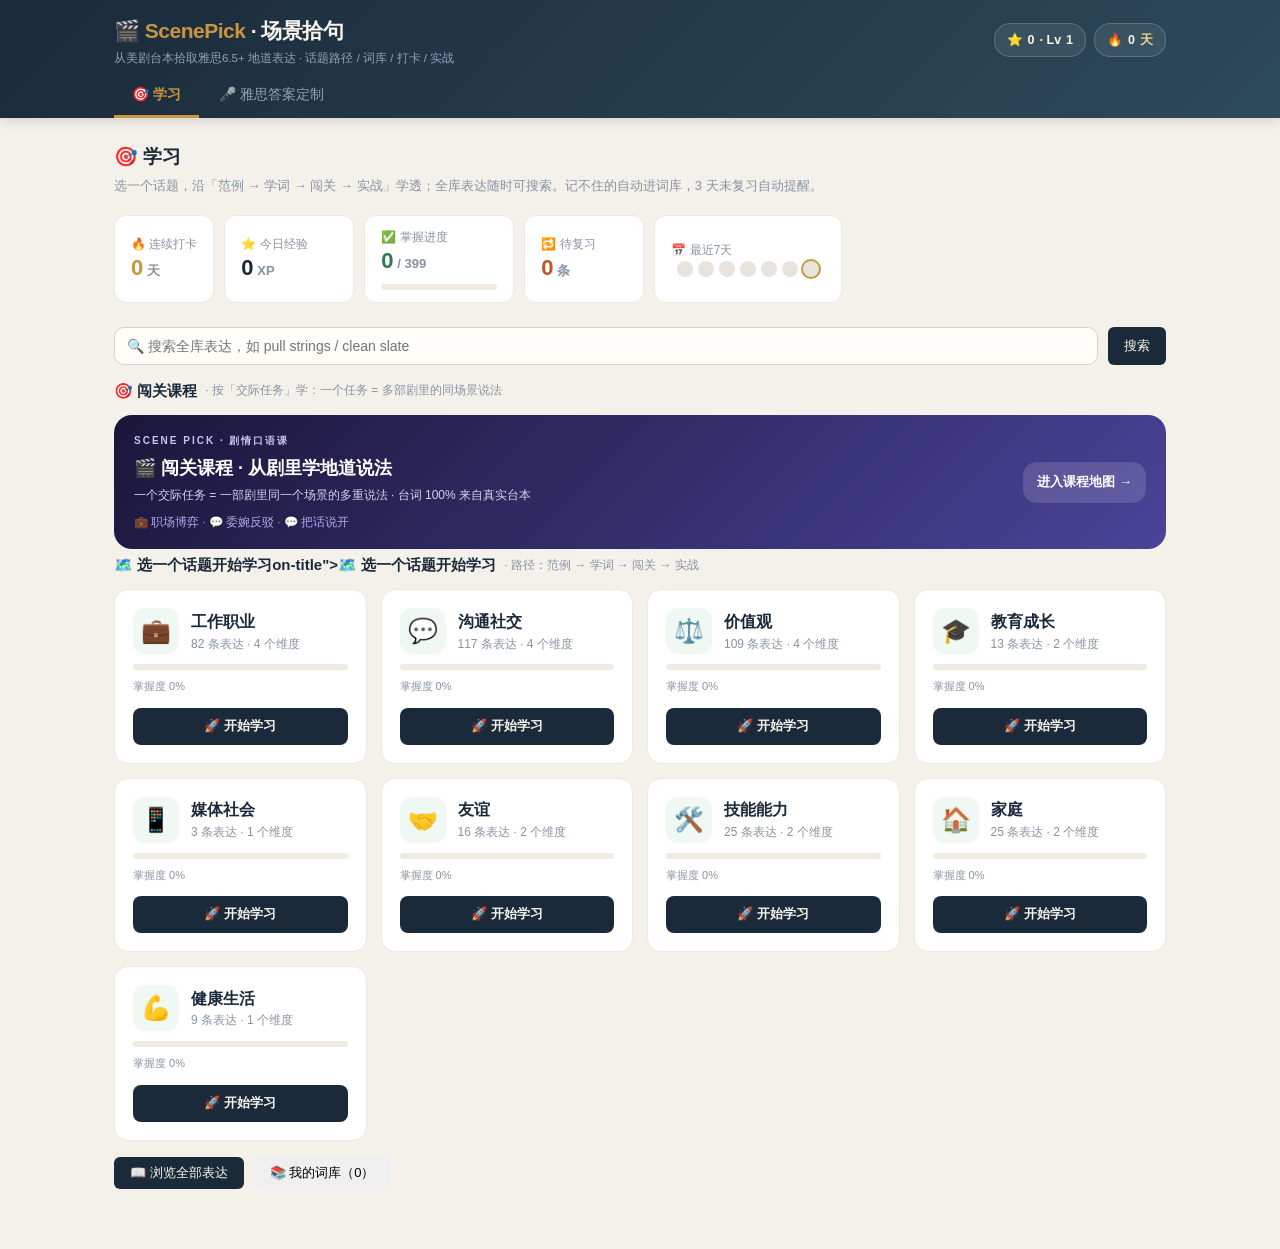
<file: index.html>
<!DOCTYPE html>
<html lang="zh-CN">
<head>
<meta charset="UTF-8">
<meta name="viewport" content="width=device-width, initial-scale=1.0">
<title>场景拾句 | ScenePick · 美剧学雅思</title>
<style>
/* ===== Reset & Base ===== */
*{margin:0;padding:0;box-sizing:border-box}
html{scroll-behavior:smooth}
body{font-family:-apple-system,BlinkMacSystemFont,"Segoe UI","PingFang SC","Microsoft YaHei",sans-serif;background:#F4F1EA;color:#2D3748;line-height:1.6;min-height:100vh}

/* ===== Header ===== */
header{background:linear-gradient(135deg,#1A2A3A 0%,#2D4A5A 100%);color:#F9F5EC;position:sticky;top:0;z-index:100;box-shadow:0 2px 12px rgba(0,0,0,.15)}
.header-top{max-width:1100px;margin:0 auto;padding:14px 24px 0;display:flex;align-items:center;justify-content:space-between;gap:12px;flex-wrap:wrap}
.header-brand h1{font-size:21px;font-weight:700;letter-spacing:-.5px}
.header-brand h1 span{color:#C8963E}
.header-brand p{font-size:11.5px;color:#8FA3B8;margin-top:1px}
.header-actions{display:flex;align-items:center;gap:8px}
.header-chip{display:flex;align-items:center;gap:5px;background:rgba(255,255,255,.08);border:1px solid rgba(255,255,255,.18);padding:6px 12px;border-radius:16px;font-size:12.5px;font-weight:600;color:#F9F5EC;white-space:nowrap}
.header-chip.gold{color:#F5D58F}
.header-chip .ch-num{color:#F9F5EC;font-weight:700}
.tabs{display:flex;gap:2px;max-width:1100px;margin:0 auto;padding:8px 24px 0;overflow-x:auto}
.tab{background:transparent;border:none;color:#8FA3B8;padding:11px 18px;font-size:14px;font-weight:500;cursor:pointer;border-bottom:3px solid transparent;transition:all .2s;font-family:inherit;white-space:nowrap}
.tab:hover{color:#F9F5EC}
.tab.active{color:#C8963E;border-bottom-color:#C8963E;font-weight:600}

/* ===== Layout ===== */
main{max-width:1100px;margin:0 auto;padding:24px 24px 60px}
.tab-content{display:none;animation:fadeIn .3s ease}
.tab-content.active{display:block}
@keyframes fadeIn{from{opacity:0;transform:translateY(8px)}to{opacity:1;transform:translateY(0)}}

/* ===== Section Title ===== */
.section-title{font-size:19px;font-weight:700;color:#1A2A3A;margin-bottom:4px}
.section-desc{font-size:13px;color:#8892A0;margin-bottom:18px}

/* ===== Dash Bar (学习仪表盘) ===== */
.dash-bar{display:flex;gap:10px;margin-bottom:24px;flex-wrap:wrap;align-items:stretch}
.dash-card{background:#fff;border-radius:12px;padding:12px 16px;border:1px solid #EEE8DE;display:flex;flex-direction:column;justify-content:center;min-width:104px}
.dash-card .d-top{font-size:12px;color:#8892A0;display:flex;align-items:center;gap:5px;font-weight:500}
.dash-card .d-num{font-size:22px;font-weight:700;color:#1A2A3A;line-height:1.3}
.dash-card .d-num.gold{color:#C8963E}
.dash-card .d-num.green{color:#2D7A55}
.dash-card .d-num.orange{color:#C05621}
.dash-card.clickable{cursor:pointer;transition:all .15s}
.dash-card.clickable:hover{box-shadow:0 3px 12px rgba(26,42,58,.12);transform:translateY(-1px);border-color:#D4C9B0}
.dash-progress{width:100%;height:6px;background:#F0EBE0;border-radius:3px;margin-top:8px;overflow:hidden}
.dash-progress .fill{height:100%;background:linear-gradient(90deg,#81B29A,#2D7A55);border-radius:3px;transition:width .4s ease}
.dash-dots{display:flex;gap:5px;align-items:center;padding:0 6px}
.dot{width:16px;height:16px;border-radius:50%;background:#E8E4DD;display:flex;align-items:center;justify-content:center;font-size:8px;font-weight:700;color:#fff}
.dot.active{background:#C8963E}
.dot.today-active{background:#C8963E;box-shadow:0 0 0 2px #F5D58F}
.dot.today{background:#E8E4DD;box-shadow:0 0 0 2px #C8963E}
.dot b{display:none}

/* ===== Stats Bar ===== */
.stats-bar{display:flex;gap:10px;margin-bottom:24px;flex-wrap:wrap}
.stat-box{background:#fff;border-radius:10px;padding:11px 16px;border:1px solid #EEE8DE;min-width:96px;text-align:center}
.stat-box .num{font-size:20px;font-weight:700;color:#1A2A3A}
.stat-box .num.gold{color:#C8963E}
.stat-box .num.green{color:#2D7A55}
.stat-box .lbl{font-size:11px;color:#8892A0;margin-top:1px}

/* ===== Topic Overview Grid ===== */
.topic-section-title{font-size:15px;font-weight:700;color:#1A2A3A;margin-bottom:12px;display:flex;align-items:center;gap:8px}
.topic-grid{display:grid;grid-template-columns:repeat(auto-fill,minmax(185px,1fr));gap:11px;margin-bottom:26px}
.topic-card{background:#fff;border-radius:12px;padding:13px 15px;border:1px solid #EEE8DE;cursor:pointer;transition:all .2s;display:flex;align-items:center;gap:11px}
.topic-card:hover{box-shadow:0 4px 16px rgba(26,42,58,.1);border-color:#81B29A;transform:translateY(-2px)}
.topic-card .t-icon{font-size:21px;width:40px;height:40px;background:#F0F8F4;border-radius:10px;display:flex;align-items:center;justify-content:center;flex-shrink:0}
.topic-card .t-info{min-width:0}
.topic-card .t-name{font-size:14px;font-weight:600;color:#1A2A3A}
.topic-card .t-count{font-size:11px;color:#8892A0;margin-top:1px}
.topic-card.selected{border-color:#C8963E;background:#FBF8F0;box-shadow:0 0 0 2px rgba(200,150,62,.2)}

/* ===== Filters ===== */
.filters{display:flex;gap:10px;margin-bottom:13px;flex-wrap:wrap;align-items:center}
.filter-group{display:flex;gap:6px;flex-wrap:wrap}
.filter-btn{background:#fff;border:1.5px solid #E0DCD3;color:#4A5568;padding:6px 14px;border-radius:20px;font-size:13px;cursor:pointer;transition:all .15s;font-family:inherit}
.filter-btn:hover{border-color:#C8963E;color:#C8963E}
.filter-btn.active{background:#1A2A3A;color:#F9F5EC;border-color:#1A2A3A}
.filter-btn[data-topic].active{background:#2D7A55;border-color:#2D7A55}
.filter-btn.state-filter.active{background:#C05621;border-color:#C05621}
.filter-label{font-size:12px;color:#8892A0;margin-right:4px;line-height:32px;font-weight:600}
.filter-clear{display:none;background:#FFF5F0;border:1.5px solid #E07A5F;color:#C53030;padding:6px 14px;border-radius:20px;font-size:13px;cursor:pointer;font-family:inherit}
.filter-clear.show{display:inline-block}

/* ===== Expression Cards Grid ===== */
.expr-grid{display:grid;grid-template-columns:repeat(auto-fill,minmax(320px,1fr));gap:16px}
.expr-card{background:#fff;border-radius:12px;padding:18px 20px;border:1px solid #EEE8DE;cursor:pointer;transition:all .2s;position:relative;overflow:hidden}
.expr-card:hover{box-shadow:0 4px 16px rgba(26,42,58,.1);border-color:#D4C9B0;transform:translateY(-2px)}
.expr-card::before{content:'';position:absolute;top:0;left:0;right:0;height:3px;background:#C8963E}
.expr-card[data-level="7+"]::before{background:#81B29A}
.expr-card[data-level="6.5+"]::before{background:#F2CC8F}
.expr-card[data-state="review"]{border-color:#F2D6C3}
.expr-card[data-state="learned"]{border-color:#D8EEDD}
.card-top{display:flex;justify-content:space-between;align-items:center;margin-bottom:10px;gap:6px;flex-wrap:wrap}
.badge-type{font-size:11px;font-weight:600;padding:3px 10px;border-radius:10px;text-transform:uppercase;letter-spacing:.3px}
.badge-type.phrase{background:#EBF4F8;color:#3182CE}
.badge-type.sentence{background:#F0EBF8;color:#6B46C1}
.badge-type.paragraph{background:#FFF5E6;color:#C05621}
.badge-topic{font-size:11px;font-weight:600;padding:3px 10px;border-radius:10px;background:#F0F4F8;color:#2C5AA0}
.badge-dim{font-size:11px;font-weight:600;padding:3px 10px;border-radius:10px;background:#EEEDFE;color:#534AB7}
.badge-level{font-size:11px;font-weight:700;padding:3px 10px;border-radius:10px}
.badge-level[data-l="7+"]{background:#E3F2E8;color:#2D7A55}
.badge-level[data-l="6.5+"]{background:#FFF8E6;color:#8B6914}
.badge-state{font-size:11px;font-weight:600;padding:3px 10px;border-radius:10px}
.badge-state.learning{background:#EBF4F8;color:#3182CE}
.badge-state.learned{background:#E3F2E8;color:#2D7A55}
.badge-state.review{background:#FFF0E6;color:#C05621}
.card-english{font-size:16px;font-weight:600;color:#1A2A3A;line-height:1.5;margin-bottom:6px}
.card-english.long{font-size:14px}
.card-chinese{font-size:13px;color:#718096;margin-bottom:10px}
.card-source{font-size:12px;color:#A0AEC0;display:flex;align-items:center;gap:5px}
.card-source::before{content:'🎬';font-size:13px}

/* ===== Detail Panel ===== */
.detail-overlay{display:none;position:fixed;top:0;left:0;right:0;bottom:0;background:rgba(26,42,58,.5);z-index:200;justify-content:center;align-items:flex-start;padding:40px 20px;overflow-y:auto}
.detail-overlay.show{display:flex}
.detail-panel{background:#fff;border-radius:16px;max-width:680px;width:100%;padding:0;box-shadow:0 8px 40px rgba(0,0,0,.2);margin:auto}
.detail-header{padding:24px 28px 16px;border-bottom:1px solid #F0EBE0;position:relative}
.detail-close{position:absolute;top:16px;right:16px;background:#F4F1EA;border:none;width:34px;height:34px;border-radius:50%;cursor:pointer;font-size:18px;color:#8892A0;display:flex;align-items:center;justify-content:center;transition:all .15s}
.detail-close:hover{background:#E0DCD3;color:#1A2A3A}
.detail-badges{display:flex;gap:8px;margin-bottom:12px;flex-wrap:wrap}
.detail-english{font-size:20px;font-weight:700;color:#1A2A3A;line-height:1.5}
.detail-english.long{font-size:17px}
.detail-chinese{font-size:15px;color:#4A5568;margin-top:8px}
.detail-body{padding:20px 28px 28px}
.detail-section{margin-bottom:20px}
.detail-section h4{font-size:13px;font-weight:700;color:#C8963E;text-transform:uppercase;letter-spacing:.5px;margin-bottom:8px;display:flex;align-items:center;gap:6px}
.detail-section p{font-size:14px;color:#4A5568;line-height:1.7}
.keyword-pills{display:flex;flex-wrap:wrap;gap:8px}
.keyword-pill{background:#F8F5EE;border:1px solid #E8E0CE;border-radius:8px;padding:6px 12px;font-size:13px}
.keyword-pill b{color:#1A2A3A}
.keyword-pill span{color:#8892A0;margin-left:4px}
.usage-box{background:#FBF8F0;border-left:3px solid #C8963E;border-radius:0 8px 8px 0;padding:12px 16px;font-size:14px;color:#4A5568;line-height:1.7}
.example-box{background:#F0F4F8;border-left:3px solid #3182CE;border-radius:0 8px 8px 0;padding:12px 16px;font-size:14px;color:#2D3748;font-style:italic;line-height:1.7}
.topic-use-box{background:#F0F8F4;border-left:3px solid #81B29A;border-radius:0 8px 8px 0;padding:12px 16px;font-size:14px;color:#2D5535;line-height:1.7}
.detail-cta{display:flex;gap:10px;margin-top:22px;flex-wrap:wrap}
.cta-btn{flex:1;min-width:140px;padding:12px 18px;border-radius:10px;font-size:14px;font-weight:600;cursor:pointer;border:none;font-family:inherit;transition:all .15s;display:flex;align-items:center;justify-content:center;gap:8px}
.cta-btn.train{background:#1A2A3A;color:#F9F5EC}
.cta-btn.train:hover{background:#2D4A5A}
.cta-btn.compare{background:#F0F8F4;color:#2D7A55;border:1.5px solid #81B29A}
.cta-btn.compare:hover{background:#E3F2E8}

/* ===== Train: Selector + Subtabs ===== */
.train-selector{display:flex;gap:10px;margin-bottom:16px;flex-wrap:wrap}
.q-select-card{background:#fff;border:1.5px solid #E0DCD3;border-radius:8px;padding:9px 14px;font-size:13px;cursor:pointer;transition:all .15s;font-family:inherit;color:#4A5568;max-width:100%;text-align:left}
.q-select-card:hover{border-color:#C8963E}
.q-select-card.active{background:#1A2A3A;color:#F9F5EC;border-color:#1A2A3A}
.q-select-card .st-dot{display:inline-block;width:7px;height:7px;border-radius:50%;margin-right:6px;vertical-align:middle}
.st-dot.learning{background:#3182CE}.st-dot.learned{background:#81B29A}.st-dot.review{background:#E07A5F}.st-dot.unseen{background:#C4CFD8}
.train-subtabs{display:flex;gap:8px;margin-bottom:18px}
.subtab{padding:9px 20px;border-radius:20px;font-size:14px;font-weight:500;cursor:pointer;border:1.5px solid #E0DCD3;background:#fff;color:#4A5568;font-family:inherit;transition:all .15s}
.subtab:hover{border-color:#C8963E;color:#C8963E}
.subtab.active{background:#C8963E;border-color:#C8963E;color:#fff;font-weight:600}
.train-expr-banner{background:#FBF8F0;border-radius:10px;padding:14px 18px;margin-bottom:18px;display:flex;align-items:center;justify-content:space-between;gap:12px;flex-wrap:wrap;border-left:3px solid #C8963E}
.train-expr-banner .en{font-size:16px;font-weight:700;color:#1A2A3A}
.train-expr-banner .zh{font-size:13px;color:#718096;margin-top:2px}
.train-expr-banner .meta{font-size:11px;color:#8892A0;text-align:right}
.train-notice{padding:32px 20px;text-align:center;color:#8892A0;background:#fff;border-radius:12px;border:1px dashed #D4C9B0}
.train-notice .icon{font-size:36px;margin-bottom:10px}
.train-notice .quick-picks{display:flex;gap:8px;justify-content:center;flex-wrap:wrap;margin-top:14px}
.train-notice .quick-picks button{background:#F0F8F4;border:1.5px solid #81B29A;color:#2D7A55;padding:8px 16px;border-radius:16px;font-size:13px;cursor:pointer;font-family:inherit;transition:all .15s}
.train-notice .quick-picks button:hover{background:#E3F2E8}

/* ===== Question ===== */
.q-display{background:#fff;border-radius:12px;padding:24px;border:1px solid #EEE8DE}
.q-item{margin-bottom:20px;padding-bottom:20px;border-bottom:1px solid #F0EBE0}
.q-item:last-child{border-bottom:none;margin-bottom:0;padding-bottom:0}
.q-num{display:inline-block;background:#C8963E;color:#fff;font-size:12px;font-weight:700;width:24px;height:24px;border-radius:50%;text-align:center;line-height:24px;margin-right:8px}
.q-text{font-size:15px;color:#2D3748;font-weight:500;display:inline}
.q-answer-area{margin-top:10px}
.q-input{width:100%;min-height:72px;padding:12px;border:1.5px solid #E0DCD3;border-radius:8px;font-size:14px;font-family:inherit;resize:vertical;transition:border-color .15s;color:#2D3748;background:#FAFAF7}
.q-input:focus{outline:none;border-color:#C8963E;background:#fff}
.q-actions{margin-top:8px;display:flex;gap:8px}
.q-btn{padding:7px 16px;border-radius:6px;font-size:13px;cursor:pointer;border:none;font-family:inherit;transition:all .15s}
.q-btn.reveal{background:#1A2A3A;color:#F9F5EC}
.q-btn.reveal:hover{background:#2D4A5A}
.q-btn.clear{background:#F4F1EA;color:#8892A0}
.q-btn.clear:hover{background:#E8E4DD}
.q-sample{display:none;margin-top:10px;padding:12px 16px;background:#E3F2E8;border-radius:8px;font-size:14px;color:#2D5535;line-height:1.7}
.q-sample.show{display:block;animation:fadeIn .2s}
.q-sample b{color:#1A6B3F}

/* ===== Cloze ===== */
.cloze-item{background:#fff;border-radius:12px;padding:24px;border:1px solid #EEE8DE}
.cloze-meta{display:flex;justify-content:space-between;align-items:center;margin-bottom:12px;gap:8px;flex-wrap:wrap}
.cloze-meta .src{font-size:12px;color:#A0AEC0}
.cloze-sentence{font-size:17px;color:#2D3748;line-height:2.2;margin-bottom:14px}
.cloze-input{display:inline-block;border:none;border-bottom:2px solid #3182CE;font-size:16px;padding:0 6px;min-width:100px;outline:none;font-family:inherit;text-align:center;color:#1A2A3A;background:transparent;transition:all .2s}
.cloze-input:focus{border-bottom-color:#C8963E}
.cloze-input.correct{border-bottom-color:#81B29A;color:#2D7A55;background:rgba(129,178,154,.08);border-radius:4px;animation:pulseOk .35s ease}
.cloze-input.wrong{border-bottom-color:#E07A5F;color:#C53030;background:rgba(224,122,95,.08);border-radius:4px;animation:shake .3s ease}
.cloze-input.locked{pointer-events:none;opacity:.85}
@keyframes pulseOk{0%{transform:scale(1)}50%{transform:scale(1.08)}100%{transform:scale(1)}}
@keyframes shake{0%,100%{transform:translateX(0)}25%{transform:translateX(-4px)}75%{transform:translateX(4px)}}
.cloze-controls{display:flex;gap:8px;align-items:center;position:relative}
.cloze-btn{padding:7px 16px;border-radius:6px;font-size:13px;cursor:pointer;border:none;font-family:inherit;transition:all .15s}
.cloze-btn.check{background:#3182CE;color:#fff}
.cloze-btn.check:hover{background:#2C5AA0}
.cloze-btn.answer{background:#F4F1EA;color:#8892A0}
.cloze-btn.answer:hover{background:#E8E4DD}
.cloze-result{font-size:13px;font-weight:600;margin-left:8px}
.cloze-result.show{display:inline-block;animation:fadeIn .2s}
.cloze-answer-reveal{display:none;margin-top:10px;padding:8px 12px;background:#FFF8E6;border-radius:6px;font-size:13px;color:#8B6914}
.cloze-answer-reveal.show{display:block}
.cloze-hint{font-size:12px;color:#A0AEC0;margin-top:6px}
.xp-float{position:absolute;top:-8px;left:120px;font-size:15px;font-weight:700;color:#C8963E;pointer-events:none;animation:xpFloat 1.2s ease forwards;z-index:10}
@keyframes xpFloat{0%{opacity:0;transform:translateY(6px) scale(.8)}25%{opacity:1;transform:translateY(0) scale(1.05)}100%{opacity:0;transform:translateY(-26px) scale(1)}}

/* ===== Summary ===== */
.sum-item{background:#fff;border-radius:12px;padding:24px;border:1px solid #EEE8DE}
.sum-source{font-size:12px;color:#A0AEC0;margin-bottom:8px;display:flex;gap:8px;align-items:center;flex-wrap:wrap}
.sum-original{background:#F8F5EE;border-radius:8px;padding:16px;font-size:15px;color:#2D3748;line-height:1.8;margin-bottom:14px;border-left:3px solid #C8963E}
.sum-original .hl{background:#FFF3CD;padding:1px 4px;border-radius:3px;font-weight:600}
.sum-label{font-size:13px;font-weight:600;color:#4A5568;margin-bottom:6px}
.sum-textarea{width:100%;min-height:80px;padding:12px;border:1.5px solid #E0DCD3;border-radius:8px;font-size:14px;font-family:inherit;resize:vertical;transition:border-color .15s;color:#2D3748;background:#FAFAF7;line-height:1.6}
.sum-textarea:focus{outline:none;border-color:#C8963E;background:#fff}
.sum-actions{margin-top:8px;display:flex;gap:8px}
.sum-model{display:none;margin-top:12px;padding:14px 16px;background:#E3F2E8;border-radius:8px;font-size:14px;color:#2D5535;line-height:1.7}
.sum-model.show{display:block;animation:fadeIn .2s}
.sum-model .label{font-weight:700;color:#1A6B3F;display:block;margin-bottom:4px}
.sum-checklist{display:none;margin-top:10px}
.sum-checklist.show{display:block;animation:fadeIn .2s}
.sum-checklist .label{font-size:13px;font-weight:600;color:#4A5568;margin-bottom:6px}
.sum-checklist ul{list-style:none;padding:0}
.sum-checklist li{font-size:13px;color:#4A5568;padding:4px 0;padding-left:22px;position:relative}
.sum-checklist li::before{content:'☐';position:absolute;left:0;color:#C8963E}

/* ===== 🎤 雅思答案定制 ===== */
.gen-box{background:#fff;border:1px solid #E8E2D5;border-radius:14px;padding:18px}
.gen-input{width:100%;border:1px solid #D8D2C4;border-radius:10px;padding:10px 12px;font-size:14px;font-family:inherit;resize:vertical;background:#FFFDF9}
.gen-input:focus{outline:none;border-color:#C8963E}
.gen-styles{display:flex;flex-wrap:wrap;gap:8px}
.gen-style{font-size:13px;padding:7px 14px;border-radius:20px;border:1px solid #E0DACB;background:#fff;color:#5A6B7A;cursor:pointer}
.gen-style.active{background:#C8963E;border-color:#C8963E;color:#fff;font-weight:700}
.gen-style.base{border-style:dashed;opacity:.8}
.gen-style.base.active{border-style:solid;opacity:1}
.gen-answer-text .zn{font-size:12px;color:#8892A0}
.gen-notes{display:flex;flex-direction:column;gap:6px;margin-top:8px}
.gen-note{font-size:13px;color:#2C2C2A;background:#F6F3FC;border:1px solid #E3DCF2;border-radius:8px;padding:7px 12px;line-height:1.6}
.gen-note code{font-family:inherit;font-size:13px;font-weight:600;color:#534AB7}
.gen-note-zh{font-size:12.5px;color:#5A6B7A}
.gen-answer{background:#fff;border:1px solid #E8E2D5;border-radius:14px;padding:18px;margin-top:14px}
.gen-q-label{font-size:12px;color:#8892A0;margin-bottom:4px}
.gen-q-text{font-size:14px;font-weight:600;color:#1A2A3A;margin-bottom:10px;line-height:1.5}
.gen-style-tag{font-size:11.5px;color:#534AB7;background:#EEEDFE;display:inline-block;padding:3px 10px;border-radius:12px;margin-bottom:12px}
.gen-answer-text{font-size:14px;color:#2C2C2A;line-height:1.9;background:#FFFDF7;border:1px solid #F0E8D8;border-radius:10px;padding:14px 16px}
.gen-exprs-label{font-size:12.5px;font-weight:700;color:#1A2A3A;margin:14px 0 8px}
.gen-expr-chips{display:flex;flex-wrap:wrap;gap:8px}
.gen-chip{font-size:12.5px;padding:5px 12px;border-radius:16px;border:1px solid #D8CFEA;background:#F6F3FC;color:#534AB7;cursor:pointer}
.gen-chip:hover{background:#EEEDFE}
.gen-tip{font-size:12px;color:#8892A0;margin-top:12px;line-height:1.6}
.gen-block-label{font-size:13px;font-weight:600;color:#2C2C2A;margin:16px 0 8px;display:flex;align-items:center;gap:6px}
.gen-block-sub{font-size:11px;color:#8892A0;font-weight:400}
.gen-answer-zh{font-size:13.5px;color:#3E4A5A;line-height:1.9;background:#F4F8FF;border:1px solid #DCE6F5;border-radius:10px;padding:14px 16px}
.gen-lines{display:flex;flex-direction:column;gap:10px}
.gen-line{display:flex;gap:10px;background:#FAFAF7;border:1px solid #EDEAE0;border-radius:10px;padding:10px 12px}
.gen-line-no{flex:0 0 22px;height:22px;background:#2D7A55;color:#fff;font-size:11px;font-weight:700;border-radius:50%;display:flex;align-items:center;justify-content:center;margin-top:2px}
.gen-line-body{flex:1;min-width:0}
.gen-line-en{font-size:13.5px;color:#2C2C2A;line-height:1.7}
.gen-line-zh{font-size:12.5px;color:#5A6B7A;margin-top:3px;line-height:1.6}
.gen-line-ex{font-size:11.5px;color:#8A6D2F;background:#FBF6E9;border-radius:6px;padding:3px 8px;margin-top:5px;line-height:1.5}
.gen-empty{background:#FBF8F0;border:1px dashed #D4C9B0;border-radius:12px;padding:24px;text-align:center;color:#8892A0;font-size:13px}

.cmp-list{display:flex;flex-direction:column;gap:20px}
.cmp-item{background:#fff;border-radius:12px;overflow:hidden;border:1px solid #EEE8DE}
.cmp-header{padding:16px 20px;background:#FBF8F0;border-bottom:1px solid #F0EBE0}
.cmp-topic{font-size:15px;font-weight:600;color:#1A2A3A}
.cmp-expr-tag{display:inline-block;background:#C8963E;color:#fff;font-size:11px;font-weight:600;padding:2px 8px;border-radius:4px;margin-bottom:6px}
.cmp-expr-tag.topic-tag{background:#2C5AA0;margin-left:6px}
.cmp-body{display:grid;grid-template-columns:1fr 1fr;gap:0}
@media(max-width:700px){.cmp-body{grid-template-columns:1fr}}
.cmp-side{padding:18px 20px}
.cmp-side.score5{background:#FFF5F0;border-right:1px solid #F0EBE0}
.cmp-side.score7{background:#F0F8F4}
.cmp-score{font-size:13px;font-weight:700;margin-bottom:8px;display:flex;align-items:center;gap:6px}
.cmp-score.s5{color:#C53030}
.cmp-score.s7{color:#2D7A55}
.cmp-score .dot{width:8px;height:8px;border-radius:50%;display:inline-block}
.cmp-score.s5 .dot{background:#E07A5F}
.cmp-score.s7 .dot{background:#81B29A}
.cmp-text{font-size:14px;color:#2D3748;line-height:1.7}
.cmp-text .hl{background:#FFF3CD;padding:1px 3px;border-radius:2px;font-weight:600}
.cmp-analysis{padding:14px 20px;background:#F8F5EE;border-top:1px solid #F0EBE0}
.cmp-analysis .label{font-size:12px;font-weight:700;color:#C8963E;text-transform:uppercase;letter-spacing:.5px;margin-bottom:6px}
.cmp-analysis p{font-size:13px;color:#4A5568;line-height:1.6}
.cmp-analysis .tag{display:inline-block;background:#E8E0CE;color:#6B5B3E;font-size:11px;padding:2px 8px;border-radius:4px;margin:2px 3px}

/* ===== Empty State ===== */
.empty-state{text-align:center;padding:40px 20px;color:#A0AEC0}
.empty-state .icon{font-size:48px;margin-bottom:12px}
.empty-state p{font-size:14px}

/* ===== Import Modal ===== */

/* ===== Toast ===== */
.toast{position:fixed;bottom:28px;left:50%;transform:translateX(-50%) translateY(20px);background:#1A2A3A;color:#F9F5EC;padding:12px 22px;border-radius:12px;font-size:14px;font-weight:600;box-shadow:0 6px 24px rgba(0,0,0,.25);opacity:0;transition:all .3s ease;z-index:400;pointer-events:none;white-space:nowrap}
.toast.show{opacity:1;transform:translateX(-50%) translateY(0)}
.toast.gold{background:#8B6914;color:#FFF8E6}

/* ===== Scrollbar ===== */
::-webkit-scrollbar{width:8px;height:8px}
::-webkit-scrollbar-track{background:#F0EBE0}
::-webkit-scrollbar-thumb{background:#C8963E;border-radius:4px}
::-webkit-scrollbar-thumb:hover{background:#B5862E}
/* ===== Train: Mode Switch ===== */
.train-mode-switch{display:flex;gap:10px;margin-bottom:20px;flex-wrap:wrap}
.mode-btn{flex:1;min-width:180px;padding:16px 20px;border-radius:14px;border:1.5px solid #E0DCD3;background:#fff;cursor:pointer;transition:all .2s;font-family:inherit;text-align:left}
.mode-btn:hover{border-color:#C8963E;transform:translateY(-2px);box-shadow:0 4px 14px rgba(26,42,58,.08)}
.mode-btn.active{background:#1A2A3A;border-color:#1A2A3A;color:#F9F5EC}
.mode-btn .m-title{font-size:16px;font-weight:700;display:flex;align-items:center;gap:8px}
.mode-btn .m-desc{font-size:12px;color:#8892A0;margin-top:4px;line-height:1.5}
.mode-btn.active .m-desc{color:#A0AEC0}

/* ===== Daily Task ===== */
.daily-goal{background:#fff;border-radius:12px;padding:14px 18px;border:1px solid #EEE8DE;display:flex;align-items:center;gap:14px;margin-bottom:18px;flex-wrap:wrap}
.daily-goal .gl{font-size:13px;font-weight:700;color:#1A2A3A;white-space:nowrap}
.daily-progress{flex:1;min-width:120px;height:8px;background:#F0EBE0;border-radius:4px;overflow:hidden}
.daily-progress .fill{height:100%;background:linear-gradient(90deg,#C8963E,#B5862E);border-radius:4px;transition:width .4s ease}
.daily-goal .gt{font-size:13px;font-weight:600;color:#4A5568;white-space:nowrap}
.daily-goal .gx{font-size:12px;font-weight:600;color:#C8963E;white-space:nowrap}

/* Task Card */
.task-card{background:#fff;border-radius:16px;border:1px solid #EEE8DE;overflow:hidden}
.task-card-head{padding:18px 22px;background:linear-gradient(135deg,#FBF8F0,#F5F0E0);border-bottom:1px solid #F0EBE0;display:flex;justify-content:space-between;align-items:flex-start;gap:12px;flex-wrap:wrap}
.task-card-head .en{font-size:18px;font-weight:700;color:#1A2A3A}
.task-card-head .zh{font-size:13px;color:#718096;margin-top:3px}
.task-card-head .meta{font-size:11px;color:#8892A0;text-align:right}
.step-dots{display:flex;gap:6px;margin-top:8px}
.step-dot{width:22px;height:22px;border-radius:50%;background:#E8E4DD;color:#8892A0;font-size:11px;font-weight:700;display:flex;align-items:center;justify-content:center;transition:all .2s}
.step-dot.active{background:#C8963E;color:#fff}
.step-dot.done{background:#81B29A;color:#fff}
.task-card-body{padding:22px}
.task-step{display:none;animation:fadeIn .25s ease}
.task-step.show{display:block}
.task-step-label{font-size:13px;font-weight:700;color:#C8963E;margin-bottom:10px;display:flex;align-items:center;gap:6px}
.step-nav{display:flex;gap:8px;margin-top:16px;justify-content:space-between;flex-wrap:wrap}
.step-nav .q-btn{background:#1A2A3A;color:#F9F5EC}
.step-nav .q-btn:hover{background:#2D4A5A}
.step-nav .q-btn.ghost{background:#F4F1EA;color:#8892A0}
.step-nav .q-btn.ghost:hover{background:#E8E4DD}
.task-done{text-align:center;padding:40px 24px}
.task-done .big{font-size:52px;margin-bottom:10px;animation:popIn .4s ease}
@keyframes popIn{0%{transform:scale(.4);opacity:0}70%{transform:scale(1.15)}100%{transform:scale(1);opacity:1}}
.task-done h3{font-size:20px;color:#1A2A3A;margin-bottom:6px}
.task-done p{font-size:13px;color:#8892A0}
.daily-empty{text-align:center;padding:48px 24px;background:#fff;border-radius:16px;border:1px dashed #D4C9B0}
.daily-empty .big{font-size:44px;margin-bottom:10px}
.daily-empty h3{font-size:18px;color:#2D7A55;margin-bottom:6px}
.daily-empty p{font-size:13px;color:#8892A0}

/* ===== Quiz ===== */
.quiz-shell{background:#fff;border-radius:16px;border:1px solid #EEE8DE;padding:24px;position:relative}
.quiz-top{display:flex;justify-content:space-between;align-items:center;margin-bottom:18px;flex-wrap:wrap;gap:8px}
.quiz-top .q-count{font-size:13px;font-weight:700;color:#4A5568}
.quiz-progress{flex:1;min-width:120px;height:6px;background:#F0EBE0;border-radius:3px;overflow:hidden}
.quiz-progress .fill{height:100%;background:#3182CE;border-radius:3px;transition:width .3s}
.quiz-prompt{font-size:17px;font-weight:600;color:#1A2A3A;line-height:1.8;margin-bottom:18px}
.quiz-options{display:flex;flex-direction:column;gap:10px}
.quiz-opt{padding:14px 18px;border:1.5px solid #E0DCD3;border-radius:10px;background:#FAFAF7;font-size:14.5px;color:#2D3748;cursor:pointer;transition:all .15s;font-family:inherit;text-align:left;line-height:1.6}
.quiz-opt:hover{border-color:#C8963E;background:#FBF8F0}
.quiz-opt.correct{border-color:#81B29A;background:#E3F2E8;color:#2D7A55;font-weight:600}
.quiz-opt.wrong{border-color:#E07A5F;background:#FFF0E6;color:#C53030}
.quiz-opt.disabled{pointer-events:none;opacity:.6}
.quiz-feedback{margin-top:14px;padding:12px 16px;border-radius:8px;font-size:14px;display:none;line-height:1.6}
.quiz-feedback.show{display:block;animation:fadeIn .2s}
.quiz-feedback.ok{background:#E3F2E8;color:#2D5535}
.quiz-feedback.no{background:#FFF0E6;color:#8B3A1E}
.quiz-next{margin-top:14px;display:none}
.quiz-next.show{display:inline-block}
.quiz-result{text-align:center;padding:36px 24px}
.quiz-result .big{font-size:50px;margin-bottom:10px}
.quiz-result .score{font-size:26px;font-weight:700;color:#1A2A3A}
.quiz-result .score b{color:#2D7A55}
.quiz-start{text-align:center;padding:40px 24px}
.quiz-start .big{font-size:44px;margin-bottom:12px}
.quiz-start p{font-size:13px;color:#8892A0;margin-bottom:18px;line-height:1.7}

/* ===== Speak ===== */
.speak-grid{display:grid;grid-template-columns:repeat(auto-fill,minmax(300px,1fr));gap:12px;margin-bottom:20px}
.speak-card{background:#fff;border-radius:12px;padding:16px;border:1px solid #EEE8DE;cursor:pointer;transition:all .2s}
.speak-card:hover{border-color:#81B29A;transform:translateY(-2px);box-shadow:0 4px 14px rgba(26,42,58,.08)}
.speak-card .s-topic{font-size:11px;font-weight:700;color:#2C5AA0;background:#F0F4F8;display:inline-block;padding:3px 10px;border-radius:10px;margin-bottom:8px}
.speak-card .s-title{font-size:15px;font-weight:600;color:#1A2A3A;line-height:1.5}
.speak-card .s-exp{font-size:11px;color:#8892A0;margin-top:6px}
.speak-stage{background:#fff;border-radius:16px;border:1px solid #EEE8DE;padding:24px}
.speak-cue{border-left:3px solid #C8963E;background:#FBF8F0;border-radius:0 10px 10px 0;padding:16px 18px;margin-bottom:16px}
.speak-cue h3{font-size:16px;color:#1A2A3A;margin-bottom:8px}
.speak-cue ul{list-style:none;padding:0}
.speak-cue li{font-size:13px;color:#4A5568;padding:3px 0;padding-left:20px;position:relative}
.speak-cue li::before{content:'▸';position:absolute;left:0;color:#C8963E}
.timer-bar{background:#F0EBE0;border-radius:8px;height:10px;overflow:hidden;margin-bottom:14px}
.timer-bar .fill{height:100%;background:#C8963E;border-radius:8px;transition:width 1s linear}
.timer-bar .fill.warn{background:#E07A5F}
.timer-text{font-size:13px;font-weight:700;color:#4A5568;margin-bottom:8px;display:flex;justify-content:space-between}
.speak-mustuse{display:flex;gap:6px;flex-wrap:wrap;margin-bottom:14px}
.mustuse-chip{font-size:11px;font-weight:600;background:#FFF8E6;border:1px solid #E8D9A0;color:#8B6914;padding:4px 10px;border-radius:12px}
.mustuse-chip.used{background:#E3F2E8;border-color:#81B29A;color:#2D7A55}
.speak-textarea{width:100%;min-height:120px;padding:12px;border:1.5px solid #E0DCD3;border-radius:10px;font-size:14px;font-family:inherit;resize:vertical;line-height:1.7;color:#2D3748}
.speak-textarea:focus{outline:none;border-color:#C8963E}
.speak-actions{display:flex;gap:8px;margin-top:12px;flex-wrap:wrap}
.speak-model{display:none;margin-top:16px;padding:16px 18px;background:#F0F8F4;border-radius:10px;font-size:14px;color:#2D5535;line-height:1.8}
.speak-model.show{display:block;animation:fadeIn .3s}
.speak-model .label{font-weight:700;color:#1A6B3F;display:block;margin-bottom:6px}
.speak-selfcheck{display:none;margin-top:12px;padding:14px 16px;background:#F8F5EE;border-radius:10px;font-size:13px;color:#4A5568;line-height:1.8}
.speak-selfcheck.show{display:block;animation:fadeIn .3s}
.speak-selfcheck li{margin-left:18px}

/* ===== V3: 话题学习路径 ===== */
.path-steps{display:flex;gap:6px;margin-bottom:18px;flex-wrap:wrap}
.path-step{flex:1;min-width:130px;padding:10px 14px;border-radius:10px;background:#fff;border:1.5px solid #E0DCD3;font-size:12.5px;font-weight:600;color:#8892A0;text-align:center;cursor:pointer;transition:all .2s;font-family:inherit}
.path-step:hover{border-color:#C8963E;color:#C8963E}
.path-step.active{background:#1A2A3A;color:#F9F5EC;border-color:#1A2A3A}
.path-step.done{background:#E3F2E8;color:#2D7A55;border-color:#81B29A}
.path-step .ps-ico{display:block;font-size:16px;margin-bottom:2px}
.path-grid{display:grid;grid-template-columns:repeat(auto-fill,minmax(250px,1fr));gap:14px}
.path-dim-grid{display:grid;grid-template-columns:repeat(auto-fill,minmax(190px,1fr));gap:12px}
.path-dim-card{background:#fff;border:1px solid #E8E2D5;border-radius:14px;padding:16px;cursor:pointer;transition:border-color .2s}
.path-dim-card:hover{border-color:#C8963E}
.pd-name{font-size:14px;font-weight:700;color:#1A2A3A;margin-bottom:6px}
.pd-count{font-size:12px;color:#8892A0;margin-bottom:10px}
.pd-go{font-size:12px;font-weight:700;color:#C8963E}
.path-topic-card{background:#fff;border-radius:14px;padding:18px;border:1px solid #EEE8DE;cursor:pointer;transition:all .2s;position:relative;overflow:hidden}
.path-topic-card:hover{box-shadow:0 4px 16px rgba(26,42,58,.1);border-color:#81B29A;transform:translateY(-2px)}
.path-topic-card .pt-head{display:flex;align-items:center;gap:12px;margin-bottom:10px}
.path-topic-card .pt-icon{font-size:24px;width:46px;height:46px;background:#F0F8F4;border-radius:12px;display:flex;align-items:center;justify-content:center}
.path-topic-card .pt-name{font-size:16px;font-weight:700;color:#1A2A3A}
.path-topic-card .pt-count{font-size:12px;color:#8892A0}
.path-topic-card .pt-bar{height:6px;background:#F0EBE0;border-radius:3px;overflow:hidden;margin:8px 0}
.path-topic-card .pt-bar .fill{height:100%;background:linear-gradient(90deg,#81B29A,#2D7A55);border-radius:3px;transition:width .4s}
.path-topic-card .pt-meta{display:flex;justify-content:space-between;font-size:11px;color:#8892A0}
.path-topic-card .pt-start{margin-top:12px;text-align:center;background:#1A2A3A;color:#F9F5EC;border-radius:8px;padding:8px;font-size:13px;font-weight:600}
.path-topic-card:hover .pt-start{background:#2D7A55}

/* 闪卡 */
.flash-area{display:flex;flex-direction:column;align-items:center;padding:10px 0}
.flash-counter{font-size:13px;color:#8892A0;font-weight:600;margin-bottom:14px}
.flash-wrap{perspective:1200px;width:100%;max-width:560px;cursor:pointer;margin-bottom:16px}
.flash-card{position:relative;width:100%;height:250px;transform-style:preserve-3d;transition:transform .5s ease}
.flash-card.flipped{transform:rotateY(180deg)}
.flash-face{position:absolute;inset:0;backface-visibility:hidden;border-radius:16px;display:flex;flex-direction:column;align-items:center;justify-content:center;padding:28px;text-align:center}
.flash-front{background:linear-gradient(135deg,#1A2A3A,#2D4A5A);color:#F9F5EC}
.flash-front .fe{font-size:26px;font-weight:700;line-height:1.5}
.flash-front .fh{font-size:12px;color:#8FA3B8;margin-top:10px;display:flex;gap:8px}
.flash-front .ftap{font-size:11px;color:#5B7290;margin-top:14px}
.flash-back{background:#fff;border:1.5px solid #EEE8DE;transform:rotateY(180deg)}
.flash-back .bc{font-size:19px;font-weight:700;color:#1A2A3A;margin-bottom:8px}
.flash-back .bu{font-size:13px;color:#718096;line-height:1.7;max-height:90px;overflow-y:auto}
.flash-back .be{font-size:13px;color:#2D7A55;font-style:italic;margin-top:8px;line-height:1.5}
.scene-box{background:#FFFDF7;border:1px solid #F0E6CC;border-radius:10px;padding:12px 14px;margin-top:10px}
.scene-head{font-size:12px;font-weight:500;color:#854F0B;margin-bottom:8px;display:flex;align-items:center;gap:6px}
.scene-src{font-size:11px;color:#A08A5C;font-weight:400}
.scene-line{font-size:12.5px;line-height:1.7;color:#4A4A42;padding:3px 8px;border-radius:5px}
.scene-line.hit{background:#FBE9C9;color:#633806;font-weight:500}
.dlq-progress{flex:1;height:10px;background:#F1EFE8;border-radius:8px;overflow:hidden}
.dlq-progress-fill{height:100%;background:#1D9E75;border-radius:8px;transition:width .3s}
.dlq-count{font-size:12px;color:#5F5E5A;flex:0 0 auto}
.dlq-card{background:#fff;border:1px solid #EDEAE0;border-radius:16px;padding:20px}
.dlq-type{font-size:12px;color:#854F0B;background:#FAEEDA;border-radius:8px;padding:4px 10px;display:inline-block;margin-bottom:12px}
.dlq-prompt{font-size:17px;font-weight:500;color:#2C2C2A;line-height:1.6;margin-bottom:6px}
.dlq-tip{font-size:12.5px;color:#8892A0;margin-bottom:14px}
.dlq-opts{display:flex;flex-direction:column;gap:10px}
.dlq-opt{font-size:14px;padding:13px 16px;border-radius:12px;border:2px solid #EDEAE0;background:#fff;cursor:pointer;text-align:left;line-height:1.5;transition:border-color .15s}
.dlq-opt:hover{border-color:#BA7517}
.dlq-fb-box{padding:10px 14px;border-radius:10px;margin-top:12px;font-size:13.5px}
.dlq-fb-box.ok{background:#EDF7F0;color:#1F7A44;border:1px solid #CBE7D4}
.dlq-fb-box.bad{background:#FCEBEB;color:#A32D2D;border:1px solid #F7C1C1}
.dlq-order{display:flex;flex-direction:column;gap:12px}
.dlq-order-ans{min-height:54px;border:2px dashed #D3D1C7;border-radius:12px;padding:10px;display:flex;flex-wrap:wrap;gap:6px;align-items:center}
.dlq-order-hint{color:#8892A0;font-size:12px;padding:12px}
.dlq-order-pool{display:flex;flex-wrap:wrap;gap:8px}
.dlq-word{font-size:14px;padding:10px 14px;border-radius:10px;border:1px solid #CECBF6;background:#EEEDFE;color:#3C3489;cursor:pointer}
.dlq-word.sel{background:#E1F5EE;border-color:#1D9E75;color:#0F6E56}
.dlg-sub{font-size:12.5px;color:#8892A0;margin-bottom:16px}
.course-hero{background:linear-gradient(135deg,#1B1639 0%,#2D2A54 50%,#4A4399 100%);border-radius:20px;padding:22px 20px;margin-bottom:14px;color:#fff;position:relative;overflow:hidden}
.course-hero:after{content:"";position:absolute;right:-30px;top:-30px;width:140px;height:140px;border-radius:50%;background:rgba(255,255,255,.06)}
.course-hero-badge{font-size:10px;letter-spacing:2px;color:#C9C4F2;font-weight:600}
.course-hero-title{font-size:24px;font-weight:700;margin:6px 0 4px}
.course-hero-sub{font-size:12.5px;color:#D6D3EF}
.course-hero-meta{font-size:11.5px;color:#AFA9EC;margin-top:10px;background:rgba(255,255,255,.1);display:inline-block;border-radius:12px;padding:4px 10px}
.course-progress{display:flex;align-items:center;gap:10px;font-size:12px;color:#8892A0;margin-bottom:12px}
.course-progress-bar{flex:1;height:8px;background:#F1EFE8;border-radius:6px;overflow:hidden}
.course-progress-fill{height:100%;background:linear-gradient(90deg,#534AB7,#1D9E75);border-radius:6px;transition:width .3s}
.course-list{display:flex;flex-direction:column;gap:14px}
.course-ep{border-radius:18px;padding:18px 18px 12px;color:#fff;cursor:pointer;position:relative;transition:transform .15s,box-shadow .15s}
.course-ep:hover{transform:translateY(-2px);box-shadow:0 10px 24px rgba(0,0,0,.12)}
.course-ep.locked{opacity:.62;filter:saturate(.55)}
.course-ep-num{font-size:10.5px;letter-spacing:1.5px;opacity:.75;font-weight:600;margin-bottom:8px}
.course-ep-body{display:flex;gap:14px;align-items:flex-start}
.course-ep-icon{font-size:34px;background:rgba(255,255,255,.14);border-radius:14px;width:56px;height:56px;display:flex;align-items:center;justify-content:center;flex:0 0 56px}
.course-ep-main{flex:1;min-width:0}
.course-ep-title{font-size:19px;font-weight:700}
.course-ep-en{font-size:12px;font-weight:400;opacity:.8}
.course-ep-tags{display:flex;gap:6px;margin:8px 0 6px;flex-wrap:wrap}
.course-tag{font-size:11px;background:rgba(255,255,255,.16);border-radius:12px;padding:3px 9px;color:#fff}
.course-ep-dims{font-size:12px;opacity:.92;line-height:1.7}
.course-ep-shows{display:flex;gap:6px;margin-top:6px;flex-wrap:wrap}
.course-ep-show{font-size:10.5px;background:rgba(255,255,255,.12);border-radius:10px;padding:2px 8px}
.course-ep-foot{display:flex;justify-content:space-between;align-items:center;margin-top:12px;padding-top:10px;border-top:1px solid rgba(255,255,255,.18)}
.course-st{font-size:12px;font-weight:600;border-radius:14px;padding:4px 12px}
.course-st.lock{background:rgba(255,255,255,.16);color:#fff}
.course-st.done{background:rgba(255,255,255,.2);color:#D8F5EA}
.course-st.cur{background:#fff;color:#26215C}
.course-ep-arrow{font-size:12.5px;font-weight:600}
.course-hero-sm{display:flex;align-items:center;gap:16px;background:linear-gradient(135deg,#1B1639,#4A4399);border-radius:18px;padding:18px 20px;margin:12px 0 4px;cursor:pointer;color:#fff}
.course-hero-sm-left{flex:1;min-width:0}
.course-hero-sm-badge{font-size:10px;letter-spacing:2px;color:#C9C4F2;font-weight:600}
.course-hero-sm-title{font-size:18px;font-weight:700;margin:5px 0 3px}
.course-hero-sm-sub{font-size:12px;color:#D6D3EF;line-height:1.6}
.course-hero-sm-meta{font-size:11.5px;color:#AFA9EC;margin-top:8px}
.course-hero-sm-go{font-size:13px;font-weight:700;color:#fff;background:rgba(255,255,255,.14);border-radius:14px;padding:10px 14px;flex:0 0 auto}
.sc-words{background:#FFF8E8;border:1px solid #F0DFB0;border-radius:10px;padding:10px 14px;font-size:12px;color:#6B5310;line-height:1.7;margin-bottom:10px}
.sc-words b{font-size:12px}
.sc-word{font-size:12px;background:#FAEEDA;border:1px solid #EFC97E;color:#7A4E0B;border-radius:12px;padding:4px 10px}
.sc-word b{color:#633806}
.crs-nav{display:flex;gap:8px;flex-wrap:wrap;margin-bottom:12px}
.crs-nav-btn{font-size:12.5px;padding:7px 14px;border-radius:20px;border:1px solid #EDEAE0;background:#fff;color:#444441;cursor:pointer}
.crs-nav-btn:hover{border-color:#BA7517;color:#854F0B}
.crs-nav-n{color:#854F0B}
.crs-filter{display:flex;gap:8px;margin-bottom:10px;flex-wrap:wrap}
.crs-fav-btn{font-size:12px;padding:6px 12px;border-radius:16px;border:1px solid #F0DFB0;background:#FDFBF4;color:#8A6D2F;cursor:pointer;margin-left:auto}
.crs-fav-btn.on{background:#FAEEDA;border-color:#EF9F27;color:#854F0B}
.fav-card{display:flex;align-items:center;gap:12px;background:#fff;border:1px solid #EDEAE0;border-radius:14px;padding:12px 14px;margin-bottom:8px;cursor:pointer}
.fav-card:hover{border-color:#CECBF6}
.fav-ico{font-size:22px}
.fav-body{flex:1;min-width:0}
.fav-title{font-size:12px;color:#8892A0}
.fav-key{font-size:14px;font-weight:500;color:#2C2C2A;margin-top:2px}
.fav-x{font-size:13px;color:#8892A0;background:none;border:none;cursor:pointer}
.sc-intro-level{font-size:11.5px;color:#854F0B;background:#FAEEDA;border-radius:14px;padding:3px 10px;display:inline-block;margin:8px 0}
.sc-head-stage{background:#26215C;border-radius:10px;padding:8px 10px;margin:-12px -14px 12px;flex-wrap:wrap}
.sc-head-stage .sc-src{background:rgba(255,255,255,.12);color:#CECBF6}
.sc-head-stage .sc-role{background:rgba(255,255,255,.12);color:#AFA9EC}
.sc-head-stage .sc-dim{background:rgba(255,255,255,.12);color:#9FE1CB}
.sc-apply{background:#E1F5EE;border:1px solid #9FE1CB;border-radius:10px;padding:10px 14px;font-size:12px;color:#085041;line-height:1.7;margin-bottom:10px}
.sc-apply b{font-size:12px}
.sc-apply-line{display:flex;gap:8px;align-items:baseline;padding:3px 0;flex-wrap:wrap}
.sc-apply-use{font-size:12px;color:#0F6E56;font-style:italic}
.sc-intro{background:#fff;border:1px solid #EDEAE0;border-radius:18px;padding:24px;text-align:center}
.sc-intro-ico{font-size:40px;margin-bottom:8px}
.sc-intro-title{font-size:20px;font-weight:500;color:#2C2C2A}
.sc-intro-desc{font-size:13.5px;color:#4A4A42;line-height:1.8;margin:10px 0;text-align:left;background:#FDFBF4;border-radius:10px;padding:12px 14px}
.sc-intro-shows{display:flex;gap:8px;justify-content:center;flex-wrap:wrap;margin:10px 0}
.sc-show-chip{font-size:12px;color:#534AB7;background:#EEEDFE;border-radius:16px;padding:4px 12px}
.sc-intro-count{font-size:12px;color:#8892A0}
.sc-card{background:#fff;border:1px solid #EDEAE0;border-radius:16px;padding:18px}
.sc-head{display:flex;align-items:center;gap:8px;flex-wrap:wrap;margin-bottom:10px}
.sc-src{font-size:12px;color:#854F0B;background:#FAEEDA;border-radius:8px;padding:4px 10px}
.sc-role{font-size:12px;color:#534AB7;background:#EEEDFE;border-radius:8px;padding:4px 10px}
.sc-dim{font-size:11.5px;color:#0F6E56;background:#E1F5EE;border-radius:8px;padding:4px 10px;margin-left:auto}
.sc-situation{font-size:13px;color:#4A4A42;background:#FDFBF4;border:1px dashed #F0E6CC;border-radius:10px;padding:10px 12px;margin-bottom:12px;line-height:1.7}
.sc-dialogue{background:#FAFAF7;border:1px solid #EDEAE0;border-radius:12px;padding:12px 14px;margin-bottom:12px}
.sc-line{display:flex;gap:10px;padding:7px 0}
.sc-sp{flex:0 0 52px;font-size:12px;font-weight:500;color:#534AB7;padding-top:2px}
.sc-en{font-size:14px;color:#2C2C2A;line-height:1.65}
.sc-zh{font-size:12.5px;color:#5A6B7A;margin-top:2px;line-height:1.6}
.sc-hl{background:#FBE9C9;color:#633806;font-weight:500;border-radius:4px;padding:0 3px}
.sc-why{background:#EEEDFE;border:1px solid #CECBF6;border-radius:10px;padding:10px 14px;font-size:12.5px;color:#3C3489;line-height:1.8;margin-bottom:10px}
.sc-alt{font-size:12px;color:#4A4A42}
.sc-alt-chip{font-size:12px;color:#0F6E56;background:#E1F5EE;border-radius:14px;padding:4px 10px}
.sc-dims-desc{font-size:13px;color:#4A4A42;background:#FDFBF4;border-radius:10px;padding:10px 14px;margin-bottom:12px;line-height:1.7}
.sc-dim-card{background:#fff;border:1px solid #EDEAE0;border-radius:14px;padding:16px;margin-bottom:12px}
.sc-dim-head{font-size:14px;font-weight:500;color:#2C2C2A;margin-bottom:4px}
.sc-dim-exp{font-size:12px;color:#8892A0;font-weight:400}
.sc-dim-line{padding:8px 0;border-bottom:1px dashed #F1EFE8}
.sc-dim-p{font-size:13.5px;color:#3C3489;font-weight:500;margin-right:8px}
.sc-dim-zh{font-size:12.5px;color:#7F77DD}
.sc-dim-use{font-size:12px;color:#5A6B7A;margin-top:3px;line-height:1.6}
.sc-dim-risk{font-size:11.5px;color:#A32D2D;margin-top:8px}
.dlg-map{display:flex;flex-direction:column;gap:18px;padding:6px 0 10px}
.dlg-node-wrap{position:relative}
.dlg-link{position:absolute;top:-20px;left:90px;width:2px;height:20px;background:#D3D1C7}
.dlg-node{width:190px;border-radius:18px;padding:16px;cursor:pointer;text-align:center;transition:transform .15s}
.dlg-node:hover{transform:scale(1.03)}
.dlg-node.current{background:#EEEDFE;border:2px solid #534AB7;box-shadow:0 0 0 4px rgba(83,74,183,.12)}
.dlg-node.done{background:#E1F5EE;border:2px solid #1D9E75}
.dlg-node.locked{background:#F1EFE8;border:2px dashed #D3D1C7;opacity:.75;cursor:default}
.dlg-ico{font-size:30px;margin-bottom:6px}
.dlg-lock{font-size:24px;margin-bottom:4px}
.dlg-name{font-size:15px;font-weight:500;color:#2C2C2A}
.dlg-node.locked .dlg-name{color:#888780}
.dlg-sub2{font-size:11.5px;color:#8892A0;margin-top:2px}
.dlg-stars{font-size:15px;margin:6px 0 2px;letter-spacing:2px}
.dlg-tip{font-size:11px;color:#7F77DD;margin-top:2px}
.dlg-foot{font-size:12px;color:#8892A0;margin-top:12px;padding-top:10px;border-top:1px dashed #EDEAE0}
.dlg-ring{flex:0 0 auto}
.dlq-trap{background:#FDF6E8;border:1px solid #F0DFB0;border-radius:8px;padding:8px 12px;font-size:12px;color:#8A6D2F;margin-top:8px;line-height:1.7}
.dlg-congrats{font-size:34px;animation:dlgPop .5s ease;display:inline-block}
@keyframes dlgPop{0%{transform:scale(0);opacity:0}70%{transform:scale(1.2)}100%{transform:scale(1);opacity:1}}
.dlq-done{background:#fff;border:1px solid #EDEAE0;border-radius:16px;padding:28px;text-align:center}
.dlq-stars{font-size:24px;letter-spacing:4px}
.cc2-card{background:#fff;border:1px solid #EDEAE0;border-radius:16px;padding:18px;box-shadow:0 1px 4px rgba(44,44,42,.05)}
.cc2-head{display:flex;align-items:center;gap:8px;margin-bottom:12px}
.cc2-src{font-size:12px;color:#854F0B;background:#FAEEDA;border-radius:8px;padding:4px 10px}
.cc2-em{font-size:11.5px;color:#5F5E5A;background:#F1EFE8;border-radius:8px;padding:4px 10px;margin-left:auto}
.cc2-key{background:#26215C;border-radius:14px;padding:20px;text-align:center;margin-bottom:12px}
.cc2-key-label{font-size:11px;color:#AFA9EC;letter-spacing:2px;margin-bottom:8px}
.cc2-key-phrase{font-size:22px;font-weight:500;color:#fff;line-height:1.4}
.cc2-scene{background:#FAFAF7;border-radius:12px;padding:12px 14px;margin-bottom:12px}
.cc2-sec{background:#FDFBF4;border:1px solid #F0E6CC;border-radius:12px;padding:14px 16px;margin-bottom:10px}
.cc2-sec-label{font-size:12px;font-weight:500;color:#854F0B;margin-bottom:8px}
.cc2-core{font-size:14px;font-weight:500;color:#2C2C2A;margin-bottom:6px}
.cc2-desc{font-size:12.5px;color:#4A4A42;line-height:1.8}
.cc2-ext{display:flex;gap:8px;align-items:baseline;padding:5px 0}
.cc2-ext-p{font-size:13px;color:#3C3489;font-weight:500}
.cc2-ext-zh{font-size:12px;color:#7F77DD}
.cc2-example{font-size:13px;color:#2C2C2A;line-height:1.8;background:#EEEDFE;border-radius:8px;padding:8px 12px;margin:6px 0}
.cc2-where{font-size:11.5px;color:#8A6D2F;line-height:1.6}
.cc2-risk{font-size:11.5px;color:#A32D2D;background:#FCEBEB;border-radius:8px;padding:6px 12px;margin:10px 0}
.cc2-practice{background:#FDFBF4;border:1px dashed #EFE7CE;border-radius:12px;padding:14px 16px}
.cd-hl{background:#FBE9C9;color:#633806;font-weight:500;border-radius:4px;padding:0 2px}
.cd-source{font-size:12px;color:#854F0B;background:#FAEEDA;border-radius:8px;padding:6px 12px;margin-bottom:12px;display:inline-block}
.cd-dialogue{background:#FAFAF7;border:1px solid #EDEAE0;border-radius:12px;padding:12px 14px;margin-bottom:10px}
.cd-line{display:flex;gap:10px;padding:6px 0}
.cd-sp{flex:0 0 52px;font-size:12px;font-weight:500;color:#534AB7;padding-top:2px}
.cd-en{font-size:13.5px;color:#2C2C2A;line-height:1.6}
.cd-zh{font-size:12.5px;color:#5A6B7A;margin-top:2px;line-height:1.6}
.cd-skeleton{background:#EEEDFE;border:1px solid #CECBF6;border-radius:10px;padding:10px 14px;font-size:13px;color:#3C3489;line-height:1.7;margin-bottom:10px}
.cd-tags{display:flex;flex-wrap:wrap;gap:6px;margin-bottom:12px}
.cd-tags span{font-size:11.5px;padding:4px 10px;border-radius:14px;background:#F1EFE8;color:#444441}
.tag-r{background:#FCEBEB!important;color:#A32D2D!important}
.cd-practice{background:#FDFBF4;border:1px solid #EFE7CE;border-radius:12px;padding:14px 16px}
.cp-prompt{font-size:13.5px;color:#2C2C2A;margin:8px 0}
.cp-opts{display:flex;flex-wrap:wrap;gap:8px}
.cp-opt{font-size:12.5px;padding:8px 14px;border-radius:8px;border:1px solid #D3D1C7;background:#fff;cursor:pointer}
.cp-opt:hover{border-color:#BA7517}
.cd-skel-table{margin-top:10px}
.skel-row{display:grid;grid-template-columns:70px 1fr 1.4fr 110px;gap:8px;padding:8px 4px;border-bottom:1px solid #EDEAE0;font-size:12px;align-items:center}
.skel-e{color:#854F0B;font-weight:500}
.skel-s{color:#2C2C2A}
.skel-x{color:#5A6B7A}
.skel-src{color:#8892A0;font-size:11px}
.scene-badge{position:absolute;bottom:16px;left:50%;transform:translateX(-50%);font-size:11.5px;color:#B8860B;background:#FBFAF3;border:1px solid #F0E6CC;padding:4px 12px;border-radius:20px;white-space:nowrap}
.flash-actions{display:flex;gap:10px;width:100%;max-width:560px}
.flash-btn{flex:1;padding:13px 10px;border-radius:12px;border:none;font-size:13.5px;font-weight:600;cursor:pointer;font-family:inherit;transition:all .15s;display:flex;flex-direction:column;align-items:center;gap:2px}
.flash-btn:hover{transform:translateY(-2px)}
.flash-btn.unknown{background:#FFF0E6;color:#C05621;border:1.5px solid #F2C9A8}
.flash-btn.fuzzy{background:#FFF8E6;color:#8B6914;border:1.5px solid #E8D9A0}
.flash-btn.known{background:#E3F2E8;color:#2D7A55;border:1.5px solid #A8D5B8}
.flash-btn .fb-ico{font-size:20px}
.flash-btn .fb-txt{font-size:12px}
.flash-related{margin-top:12px;font-size:12px;color:#8892A0;text-align:center}
.flash-related b{color:#C8963E}

/* 词库 */
.wb-tabs{display:flex;gap:8px;margin-bottom:18px}
.wb-tab{padding:9px 20px;border-radius:20px;font-size:13.5px;font-weight:600;cursor:pointer;border:1.5px solid #E0DCD3;background:#fff;color:#4A5568;font-family:inherit;transition:all .15s}
.wb-tab:hover{border-color:#C8963E}
.wb-tab.active{background:#1A2A3A;color:#F9F5EC;border-color:#1A2A3A}
.wb-list{display:flex;flex-direction:column;gap:10px}
.wb-item{background:#fff;border-radius:12px;padding:16px 18px;border:1px solid #EEE8DE;display:flex;align-items:center;gap:14px;flex-wrap:wrap}
.wb-item .wbe{flex:1;min-width:180px}
.wb-item .wbe .en{font-size:15px;font-weight:600;color:#1A2A3A}
.wb-item .wbe .zh{font-size:12.5px;color:#718096;margin-top:2px}
.wb-item .wbe .src{font-size:11px;color:#A0AEC0;margin-top:2px}
.wb-level-badge{font-size:11px;font-weight:700;padding:4px 12px;border-radius:12px;white-space:nowrap}
.wb-level-badge.unknown{background:#FFF0E6;color:#C05621}
.wb-level-badge.fuzzy{background:#FFF8E6;color:#8B6914}
.wb-level-badge.known{background:#E3F2E8;color:#2D7A55}
.wb-ops{display:flex;gap:6px;align-items:center}
.wb-ops button{padding:6px 12px;border-radius:8px;border:1.5px solid #E0DCD3;background:#fff;font-size:12px;cursor:pointer;font-family:inherit;color:#4A5568;transition:all .15s}
.wb-ops button:hover{border-color:#C8963E;color:#C8963E}
.wb-ops button.up{background:#E3F2E8;border-color:#81B29A;color:#2D7A55}
.wb-ops button.up:hover{background:#D1EBD9}
.wb-ops button.down{background:#FFF0E6;border-color:#F2C9A8;color:#C05621}
.wb-ops button.down:hover{background:#FFE3D3}
.wb-ops button.rm{border-color:#E07A5F;color:#C53030}
.wb-ops button.rm:hover{background:#FFF0E6}
.wb-empty{text-align:center;padding:48px 20px;color:#A0AEC0;background:#fff;border-radius:12px;border:1px dashed #D4C9B0}
.wb-empty .big{font-size:40px;margin-bottom:10px}

/* 完成页 */
.path-done{text-align:center;padding:36px 24px;background:#fff;border-radius:16px;border:1px solid #EEE8DE}
.path-done .big{font-size:54px;margin-bottom:10px;animation:popIn .4s ease}
.path-done h3{font-size:20px;color:#1A2A3A;margin-bottom:8px}
.path-done .pd-stats{display:flex;gap:16px;justify-content:center;margin:16px 0;flex-wrap:wrap}
.pd-stat{background:#F8F5EE;border-radius:10px;padding:12px 18px;min-width:90px}
.pd-stat .n{font-size:20px;font-weight:700;color:#1A2A3A}
.pd-stat .l{font-size:11px;color:#8892A0;margin-top:2px}

/* 连击 */
.combo{position:fixed;top:90px;left:50%;transform:translateX(-50%);font-size:22px;font-weight:800;color:#C8963E;z-index:150;pointer-events:none;animation:comboUp 1s ease forwards;text-shadow:0 2px 8px rgba(0,0,0,.15)}
@keyframes comboUp{0%{opacity:0;transform:translateX(-50%) scale(.6)}30%{opacity:1;transform:translateX(-50%) scale(1.15)}100%{opacity:0;transform:translateX(-50%) translateY(-30px) scale(1)}}


/* ===== 原生观点范例页 ===== */
.persp-angles{background:#fff;border-radius:14px;padding:20px 22px;border:1px solid #EEE8DE;margin-bottom:16px}
.persp-sec-title{font-size:15px;font-weight:700;color:#1A2A3A;margin-bottom:12px;display:flex;align-items:center;gap:8px}
.persp-angle{display:flex;gap:10px;align-items:flex-start;padding:8px 0;font-size:14px;color:#4A5568;line-height:1.6}
.persp-angle .a-num{width:22px;height:22px;border-radius:50%;background:#C8963E;color:#fff;font-size:12px;font-weight:700;display:flex;align-items:center;justify-content:center;flex-shrink:0;margin-top:2px}
.persp-tipbox{background:#FBF8F0;border-left:3px solid #C8963E;border-radius:0 8px 8px 0;padding:10px 14px;font-size:12.5px;color:#6B5B3E;line-height:1.7;margin-top:10px}
.persp-clip{background:#fff;border-radius:14px;overflow:hidden;border:1px solid #EEE8DE;margin-bottom:16px}
.persp-video{aspect-ratio:16/9;background:linear-gradient(135deg,#1A2A3A,#2D4A5A);display:flex;flex-direction:column;align-items:center;justify-content:center;color:#F9F5EC;cursor:pointer;position:relative}
.persp-video .pv-play{width:56px;height:56px;border-radius:50%;background:rgba(200,150,62,.9);display:flex;align-items:center;justify-content:center;font-size:22px;margin-bottom:10px;transition:transform .2s}
.persp-video:hover .pv-play{transform:scale(1.1)}
.persp-video .pv-src{font-size:12px;color:#8FA3B8}
.persp-video .pv-note{font-size:10.5px;color:#5B7290;margin-top:6px}
.persp-clip-body{padding:16px 20px}
.persp-clip-src{font-size:11px;color:#A0AEC0;margin-bottom:8px;display:flex;gap:6px;align-items:center}
.persp-en{font-size:15.5px;line-height:1.9;color:#1A2A3A;font-weight:500;margin-bottom:8px}
.persp-zh{display:none;font-size:13.5px;color:#718096;line-height:1.8;background:#F8F5EE;border-radius:8px;padding:10px 14px;margin-bottom:8px}
.persp-zh.show{display:block;animation:fadeIn .2s}
.persp-cn-toggle{background:none;border:none;color:#3182CE;font-size:12.5px;cursor:pointer;font-family:inherit;padding:0;font-weight:600}
.persp-cn-toggle:hover{text-decoration:underline}
.persp-tip{background:#F0F8F4;border-left:3px solid #81B29A;border-radius:0 8px 8px 0;padding:10px 14px;font-size:12.5px;color:#2D5535;line-height:1.7;margin-top:10px}
.persp-tip b{color:#1A6B3F}
.persp-empty{background:#fff;border-radius:14px;border:1px dashed #D4C9B0;padding:28px;text-align:center;color:#8892A0;font-size:13px;margin-bottom:16px}
.persp-cta{margin-top:20px;text-align:center}
.persp-cta .q-btn{font-size:15px;padding:13px 36px;border-radius:10px}
.persp-map-hint{font-size:12.5px;color:#8892A0;margin:-6px 0 14px;line-height:1.7}
.persp-dim{background:#fff;border:1px solid #E8E2D5;border-radius:14px;padding:16px 18px;margin-bottom:14px;box-shadow:0 1px 3px rgba(26,42,58,.05)}
.persp-dim-head{display:flex;align-items:center;gap:10px;margin-bottom:9px}
.persp-dim-tag{background:#C8963E;color:#fff;font-size:12px;font-weight:700;padding:3px 10px;border-radius:20px;white-space:nowrap}
.persp-dim-name{font-size:15px;font-weight:700;color:#1A2A3A}
.persp-angle{font-size:13px;color:#5A6B7A;background:#FBF8F0;border-left:3px solid #C8963E;padding:8px 12px;border-radius:0 8px 8px 0;margin-bottom:12px;line-height:1.7}
.persp-items{display:flex;flex-direction:column;gap:10px}
.persp-item{display:flex;gap:12px;background:#FAFAF8;border:1px solid #EFEAE0;border-radius:10px;padding:12px 14px}
.persp-item.sentence{background:#F5FAF7;border-color:#DCEBE3}
.persp-item.clip{background:#FBF5F1;border-color:#F0DDD0}
.persp-item-badge{flex-shrink:0;font-size:11px;font-weight:700;padding:3px 8px;border-radius:6px;height:fit-content;margin-top:2px;background:#EFEAE0;color:#5A6B7A}
.persp-item-badge.sentence{background:#DCEBE3;color:#2D7A55}
.persp-item-badge.clip{background:#F0DDD0;color:#A45A2A}
.persp-item-body{flex:1;min-width:0}
.persp-item-en{font-size:14px;font-weight:600;color:#1A2A3A;line-height:1.55}
.persp-item-zh{display:none;font-size:13px;color:#5A6B7A;margin-top:4px;line-height:1.6}
.persp-item-zh.show{display:block}
.persp-item-meta{display:flex;align-items:center;gap:10px;margin-top:6px;font-size:11.5px;color:#8892A0;flex-wrap:wrap}
.persp-cn-toggle{background:none;border:none;color:#C8963E;font-size:11.5px;cursor:pointer;padding:0}
.persp-item-tip{font-size:12px;color:#5A6B7A;background:#FFFDF7;border:1px dashed #E8DDBF;border-radius:8px;padding:7px 10px;margin-top:8px;line-height:1.65}
.persp-use{font-size:13px;color:#2D7A55;background:#F0F7F2;border:1px solid #DCEBE3;border-radius:10px;padding:10px 12px;margin-top:12px;line-height:1.7}


.gen-mode-btn{border:1px solid #E0DACB;background:#fff;color:#5A6B7A;font-size:12px;padding:6px 14px;border-radius:20px;cursor:pointer;transition:all .15s}
.gen-mode-btn.active{background:#2D7A55;border-color:#2D7A55;color:#fff}
.ai-cfg-link{border:none;background:none;color:#534AB7;font-size:12px;cursor:pointer;padding:4px 8px}
.ai-cfg-link:hover{text-decoration:underline}
.gen-loading{background:#FBF6E9;border:1px solid #F0E0B8;color:#8A6D2F;border-radius:10px;padding:22px;text-align:center;font-size:14px}
.gen-error{background:#FDF1F0;border:1px solid #F2C9C5;color:#B4433A;border-radius:10px;padding:18px;font-size:13.5px;line-height:1.9}
.ai-overlay{position:fixed;inset:0;background:rgba(30,30,28,.45);display:none;align-items:center;justify-content:center;z-index:100}
.ai-panel{background:#fff;border-radius:16px;padding:26px;width:460px;max-width:92vw;box-shadow:0 20px 60px rgba(0,0,0,.25)}
.ai-panel h3{margin:0 0 6px;font-size:17px}
.ai-panel p{font-size:12.5px;color:#8892A0;margin:0 0 16px;line-height:1.8}
.ai-field{margin-bottom:12px}
.ai-field label{display:block;font-size:12px;color:#5A6B7A;margin-bottom:5px;font-weight:600}
.ai-field input{width:100%;box-sizing:border-box;border:1px solid #E0DACB;border-radius:8px;padding:9px 12px;font-size:13.5px;background:#fff}
.ai-field input:focus{outline:none;border-color:#C8963E}
.expr-src{display:inline-block;font-size:10px;color:#8A6D2F;background:#FBF3E0;border:1px solid #F0E0B8;border-radius:4px;padding:0 5px;margin-left:5px;vertical-align:1px;font-weight:400;white-space:nowrap}
.gen-used-ok{background:#EDF7F0;border:1px solid #CBE7D4;color:#1F7A44;border-radius:8px;padding:8px 12px;font-size:12.5px;margin-bottom:12px}
.gen-used-warn{background:#FDF6E8;border:1px solid #F0DFB0;color:#8A6D2F;border-radius:8px;padding:10px 12px;font-size:12.5px;margin-bottom:12px;line-height:1.9}
.ai-actions{display:flex;gap:10px;margin-top:18px}
</style>
</head>
<body>

<header>
  <div class="header-top">
    <div class="header-brand">
      <h1>🎬 <span>ScenePick</span> · 场景拾句</h1>
      <p>从美剧台本拾取雅思6.5+ 地道表达 · 话题路径 / 词库 / 打卡 / 实战</p>
    </div>
    <div class="header-actions">
      <span class="header-chip">⭐ <span class="ch-num" id="hdrXp">0</span> · Lv<span class="ch-num" id="hdrLv">1</span></span>
      <span class="header-chip gold">🔥 <span class="ch-num" id="hdrStreak">0</span>天</span>
    </div>
  </div>
  <nav class="tabs">
    <button class="tab active" data-tab="learn">🎯 学习</button>
    <button class="tab" data-tab="compare">🎤 雅思答案定制</button>
  </nav>
</header>

<main>
  <!-- ===== TAB 1: Expression Library ===== -->
  <section id="learn" class="tab-content active">
    <h2 class="section-title">🎯 学习</h2>
    <p class="section-desc">选一个话题，沿「范例 → 学词 → 闯关 → 实战」学透；全库表达随时可搜索。记不住的自动进词库，3 天未复习自动提醒。</p>

    <div class="dash-bar" id="dashBar"></div>

    <div id="learnHome"></div>

    <!-- 浏览全部（原表达库）-->
    <div id="libraryView" style="display:none">
      <div style="display:flex;align-items:center;gap:10px;margin-bottom:12px">
        <button class="q-btn ghost" onclick="renderLearnHome()">← 返回主页</button>
        <span class="filter-label" id="browseTitle">浏览与筛选 · 全部表达</span>
      </div>
      <div class="topic-grid" id="topicGrid"></div>
      <div class="filters" style="margin-top:14px">
        <span class="filter-label">类型</span>
        <div class="filter-group" id="typeFilters">
          <button class="filter-btn active" data-filter="all">全部</button>
          <button class="filter-btn" data-filter="phrase">短语</button>
          <button class="filter-btn" data-filter="sentence">句子</button>
          <button class="filter-btn" data-filter="paragraph">段落</button>
        </div>
      </div>
      <div class="filters" id="topicFilterRow" style="display:none">
        <span class="filter-label">当前话题</span>
        <button class="filter-btn state-filter active" id="topicFilterBtn"></button>
        <button class="filter-clear" onclick="clearTopic()">✕ 清除话题筛选</button>
      </div>
      <div class="filters" id="dimFilterRow" style="display:none">
        <span class="filter-label">话题维度</span>
        <div class="filter-group" id="dimFilters"></div>
        <button class="filter-clear" onclick="clearDim()">✕ 清除维度</button>
      </div>
      <div class="filters" id="stateFilterRow" style="display:none">
        <span class="filter-label">学习状态</span>
        <button class="filter-btn state-filter active" id="stateFilterBtn"></button>
        <button class="filter-clear" id="stateFilterClear" onclick="clearStateFilter()">✕ 清除状态筛选</button>
      </div>
      <div class="expr-grid" id="exprGrid"></div>
    </div>

    <!-- 话题路径（学习流）-->
    <!-- 闯关课程（生活口语课 / 雅思表达课）-->
    <div id="learnCourse" style="display:none"></div>
    <div id="trainPath" style="display:none"></div>

    <!-- 我的词库 -->
    <div id="trainWordbook" style="display:none"></div>
  </section>

<!-- ===== TAB 3: 雅思答案定制 ===== -->
  <section id="compare" class="tab-content">
    <h2 class="section-title">🎤 雅思答案定制</h2>
    <p class="section-desc">输入一个雅思问题（Part 1/2/3 都行），选一个答题风格，自动从表达库里组装一段带地道表达的回答。</p>
    <div class="gen-box">
      <div class="gen-row">
        <label class="filter-label" style="margin-bottom:6px;display:block">雅思问题</label>
        <textarea id="genQuestion" class="gen-input" rows="2" placeholder="例：Describe a person who has influenced you.  /  Do you think technology makes people lazy?"></textarea>
      </div>
      <div class="gen-row" style="margin-top:14px">
        <span class="filter-label" style="margin-right:8px">选择人设</span>
        <div class="gen-styles" id="genStyles">
          <button class="gen-style active" data-style="vlogger" onclick="setGenStyle(this)">🌴 加州松弛白女</button>
          <button class="gen-style" data-style="brit" onclick="setGenStyle(this)">🎓 英伦学霸</button>
          <button class="gen-style" data-style="shy" onclick="setGenStyle(this)">🙈 社恐内向青年</button>
          <button class="gen-style" data-style="party" onclick="setGenStyle(this)">🎉 外向乐天派</button>
          <button class="gen-style" data-style="ted" onclick="setGenStyle(this)">🧠 理性学术学霸</button>
          <button class="gen-style" data-style="critic" onclick="setGenStyle(this)">🎙️ 批判思辨博主</button>
        </div>
      </div>
      <div class="gen-row" style="margin-top:10px">
        <span class="filter-label" style="margin-right:8px;color:#8892A0">基础风格（不绑人设）</span>
        <div class="gen-styles" id="genBaseStyles">
          <button class="gen-style base" data-style="high" onclick="setGenStyle(this)">🎯 高分范文风</button>
          <button class="gen-style base" data-style="casual" onclick="setGenStyle(this)">💬 口语自然风</button>
          <button class="gen-style base" data-style="analytic" onclick="setGenStyle(this)">📚 学术分析风</button>
          <button class="gen-style base" data-style="story" onclick="setGenStyle(this)">🎭 故事叙述风</button>
        </div>
      </div>
      <div class="gen-row" style="margin-top:14px">
        <span class="filter-label" style="margin-right:8px">生成方式</span>
        <div class="gen-styles" id="genModes">
          <button class="gen-mode-btn active" data-mode="template" onclick="setAiMode('template',this)">🎛️ 模板生成（离线）</button>
          <button class="gen-mode-btn" data-mode="ai" onclick="setAiMode('ai',this)">🤖 AI 智能生成</button>
        </div>
        <button class="ai-cfg-link" onclick="openAiSettings()" style="margin-left:auto">⚙️ 配置 AI</button>
        <button class="ai-cfg-link" onclick="testAiConn()" style="margin-left:4px">🔍 测试连接</button>
        <button class="ai-cfg-link" onclick="testAiConn()" style="margin-left:4px">🔍 测试连接</button>
        <button class="ai-cfg-link" onclick="testAiConn()" style="margin-left:4px">🔍 测试连接</button>
        <button class="ai-cfg-link" onclick="testAiConn()" style="margin-left:4px">🔍 测试连接</button>
        <button class="ai-cfg-link" onclick="testAiConn()" style="margin-left:4px">🔍 测试连接</button>
        <button class="ai-cfg-link" onclick="testAiConn()" style="margin-left:4px">🔍 测试连接</button>
      </div>
      <div style="margin-top:16px">
<div style="margin-top:16px">
        <button class="q-btn reveal" onclick="generateAnswer()">✨ 生成雅思答案</button>
        <button class="q-btn ghost" onclick="generateAnswer(true)">🔀 换一批表达</button>
      </div>
    </div>
    <div id="genResult" style="margin-top:16px"></div>
  </section>
</main>

<!-- ===== AI Settings Overlay ===== -->
<div class="ai-overlay" id="aiOverlay" onclick="if(event.target===this)closeAiSettings()">
  <div class="ai-panel">
    <h3>🤖 配置 AI 生成</h3>
    <p>填入 DeepSeek API Key（平台 platform.deepseek.com 注册获取，充值几块钱够用很久）。Key 仅保存在<b>本机浏览器</b>，用于直接调用官方接口；请勿把页面分享给他人。模型、接口地址均可自定义（兼容 OpenAI 格式服务）。</p>
    <div class="ai-field">
      <label>API Key *</label>
      <input id="aiKey" type="password" placeholder="sk-..." autocomplete="off">
    </div>
    <div class="ai-field">
      <label>接口地址</label>
      <input id="aiEndpoint" type="text" placeholder="https://api.deepseek.com/chat/completions">
    </div>
    <div class="ai-field">
      <label>模型</label>
      <input id="aiModel" type="text" placeholder="deepseek-chat">
    </div>
    <div class="ai-actions">
      <button class="q-btn reveal" onclick="saveAiSettings()">💾 保存</button>
      <button class="q-btn ghost" onclick="closeAiSettings()">取消</button>
    </div>
  </div>
</div>

<!-- ===== Detail Overlay ===== -->
<div class="detail-overlay" id="detailOverlay">
  <div class="detail-panel" id="detailPanel"></div>
</div>

<!-- ===== Toast ===== -->
<div class="toast" id="toast"></div>

<script src="data.js"></script>
<script src="perspectives.js"></script>

<script>
// ===================== IELTS TOPICS =====================
const TOPICS = {
  work:         {name:"工作职业",   icon:"💼"},
  communication:{name:"沟通社交",   icon:"💬"},
  family:       {name:"家庭",       icon:"🏠"},
  friendship:   {name:"友谊",       icon:"🤝"},
  education:    {name:"教育成长",   icon:"🎓"},
  values:       {name:"价值观",     icon:"⚖️"},
  media:        {name:"媒体社会",   icon:"📱"},
  skills:       {name:"技能能力",   icon:"🛠️"},
  travel:       {name:"旅行",       icon:"✈️"},
  health:       {name:"健康生活",   icon:"💪"},
  environment:  {name:"环境保护",   icon:"🌿"},
  shopping:     {name:"消费购物",   icon:"🛍️"}
};
function topicOf(key){ return TOPICS[key] ? TOPICS[key] : {name:key, icon:"📌"}; }
function dimNameOf(topic,key){
  const dims=TOPIC_DIMENSIONS[topic]||[];
  const d=dims.find(x=>x.key===key);
  return d?d.name:"";
}

// ===================== DATA (外置到 data.js) =====================
// 表达数据在 data.js 中，通过 <script src="data.js"> 加载


// ===================== PROGRESS (localStorage 进度系统) =====================
const PROGRESS_KEY = "wb_progress_v1";
let progress = loadProgress();
function loadProgress(){
  try{ return JSON.parse(localStorage.getItem(PROGRESS_KEY)) || defaultProgress(); }
  catch(e){ return defaultProgress(); }
}
function defaultProgress(){
  return { history:[], xp:0, dailyXp:0, dailyDone:0, exprState:{} };
}
function saveProgress(){
  try{ localStorage.setItem(PROGRESS_KEY, JSON.stringify(progress)); }catch(e){}
}
function todayStr(){
  const d=new Date();
  return d.getFullYear()+"-"+String(d.getMonth()+1).padStart(2,"0")+"-"+String(d.getDate()).padStart(2,"0");
}
function fmtDate(d){ return d.getFullYear()+"-"+String(d.getMonth()+1).padStart(2,"0")+"-"+String(d.getDate()).padStart(2,"0"); }
function shiftDay(s,delta){
  const d=new Date(s+"T12:00:00"); d.setDate(d.getDate()+delta); return fmtDate(d);
}
function daysBetween(a,b){ return Math.round((new Date(b+"T12:00:00")-new Date(a+"T12:00:00"))/86400000); }
function calcStreak(){
  const set=new Set(progress.history);
  let cursor = set.has(todayStr()) ? todayStr() : set.has(shiftDay(todayStr(),-1)) ? shiftDay(todayStr(),-1) : null;
  if(!cursor) return 0;
  let streak=0;
  while(set.has(cursor)){ streak++; cursor=shiftDay(cursor,-1); }
  return streak;
}
function levelFromXP(xp){ return Math.floor(xp/100)+1; }
function recordActivity(xp, firstMsg){
  const today=todayStr();
  const isFirstToday=!progress.history.includes(today);
  progress.history.push(today);
  if(!progress.dailyXp) progress.dailyXp=0;
  if(!progress.dailyDone) progress.dailyDone=0;
  progress.dailyXp+=xp;
  progress.dailyDone+=1;
  progress.xp=(progress.xp||0)+xp;
  saveProgress();
  if(isFirstToday){
    showToast("🔥 今日打卡成功 · 连续 "+calcStreak()+" 天");
  }
  renderDash(); renderHeaderChips();
  return isFirstToday;
}

// ===== 表达状态机：unseen → learning → learned → (3天后) review =====
function exprState(id){
  const st=progress.exprState[id];
  if(!st) return "unseen";
  if(st.state==="learned"){
    const lastSeen=st.lastSeen||st.learnedAt;
    if(daysBetween(lastSeen, todayStr())>3) return "review";
    return "learned";
  }
  return st.state;
}
function markSeen(id){
  if(!progress.exprState[id]) progress.exprState[id]={};
  progress.exprState[id].state="learning";
  progress.exprState[id].lastSeen=todayStr();
  saveProgress();
}
function markLearned(id){
  if(!progress.exprState[id]) progress.exprState[id]={};
  progress.exprState[id].state="learned";
  progress.exprState[id].learnedAt=todayStr();
  progress.exprState[id].lastSeen=todayStr();
  saveProgress();
}
const STATE_META={
  unseen:{label:"",cls:""},
  learning:{label:"学习中",cls:"learning"},
  learned:{label:"已掌握",cls:"learned"},
  review:{label:"待复习",cls:"review"}
};

// ===================== TOAST / XP FLOAT =====================
let toastTimer=null;
function showToast(msg, gold){
  const t=document.getElementById("toast");
  t.textContent=msg;
  t.className="toast"+(gold?" gold":"")+" show";
  clearTimeout(toastTimer);
  toastTimer=setTimeout(()=>t.classList.remove("show"),2200);
}
function floatXP(anchor, n){
  const span=document.createElement("span");
  span.className="xp-float";
  span.textContent="+"+n+" XP";
  anchor.appendChild(span);
  setTimeout(()=>span.remove(),1250);
}

// ===================== TAB SWITCHING =====================
function switchTab(name){
  document.querySelectorAll(".tab").forEach(t=>t.classList.toggle("active",t.dataset.tab===name));
  document.querySelectorAll(".tab-content").forEach(c=>c.classList.toggle("active",c.id===name));
}
document.querySelectorAll(".tab").forEach(tab=>{
  tab.addEventListener("click",()=>switchTab(tab.dataset.tab));
});

// ===================== RENDER: Dash + Header =====================
function renderHeaderChips(){
  document.getElementById("hdrXp").textContent=progress.xp||0;
  document.getElementById("hdrLv").textContent=levelFromXP(progress.xp||0);
  document.getElementById("hdrStreak").textContent=calcStreak();
}
function renderDash(){
  const total=expressions.length;
  const learnedCount=expressions.filter(e=>exprState(e.id)==="learned").length;
  const reviewCount=expressions.filter(e=>exprState(e.id)==="review").length;
  const streak=calcStreak();
  const pct=Math.round(learnedCount/total*100);
  // 最近7天活跃点
  let dots="";
  for(let i=6;i>=0;i--){
    const day=shiftDay(todayStr(),-i);
    const active=progress.history.includes(day);
    const isToday=(i===0);
    let cls="dot"+(active?" active":"")+(isToday?" today":"");
    if(active&&isToday) cls="dot today-active";
    dots+='<span class="'+cls+'" title="'+day+(active?" · 已学习":" · 未学习")+'"></span>';
  }
  document.getElementById("dashBar").innerHTML=`
    <div class="dash-card" style="min-width:96px">
      <div class="d-top">🔥 连续打卡</div>
      <div class="d-num gold">${streak}<span style="font-size:13px;color:#8892A0"> 天</span></div>
    </div>
    <div class="dash-card" style="min-width:130px">
      <div class="d-top">⭐ 今日经验</div>
      <div class="d-num">${progress.dailyXp||0}<span style="font-size:13px;color:#8892A0"> XP</span></div>
    </div>
    <div class="dash-card" style="min-width:150px">
      <div class="d-top">✅ 掌握进度</div>
      <div class="d-num green">${learnedCount}<span style="font-size:13px;color:#8892A0"> / ${total}</span></div>
      <div class="dash-progress"><div class="fill" style="width:${pct}%"></div></div>
    </div>
    <div class="dash-card clickable" style="min-width:120px" onclick="filterByState('review')">
      <div class="d-top">🔁 待复习</div>
      <div class="d-num orange">${reviewCount}<span style="font-size:13px;color:#8892A0"> 条</span></div>
    </div>
    <div class="dash-card" style="min-width:150px">
      <div class="d-top">📅 最近7天</div>
      <div class="dash-dots">${dots}</div>
    </div>
  `;
}

// ===================== RENDER: Topic Overview =====================
function renderTopicGrid(){
  const grid=document.getElementById("topicGrid");
  const counts={};
  expressions.forEach(e=>{ counts[e.topic]=(counts[e.topic]||0)+1; });
  grid.innerHTML=Object.keys(counts).map(t=>{
    const tp=topicOf(t);
    return `
    <div class="topic-card ${currentTopic===t?"selected":""}" onclick="selectTopic('${t}')" title="查看「${tp.name}」话题下的表达">
      <div class="t-icon">${tp.icon}</div>
      <div class="t-info">
        <div class="t-name">${tp.name}</div>
        <div class="t-count">${counts[t]} 条 · IELTS ${getTopicMaxLevel(t)}</div>
      </div>
    </div>`;
  }).join("");
}
function getTopicMaxLevel(t){
  const max=Math.max(...expressions.filter(e=>e.topic===t).map(e=>parseFloat(e.level)));
  return max+"+";
}

// ===================== RENDER: Expression Library =====================
let currentFilter="all";
let currentTopic="all";
let currentState="all";
let currentDim="all";
function selectTopic(t){
  currentTopic = (currentTopic===t) ? "all" : t;  // 再点一次取消
  currentDim="all";
  renderTopicGrid();
  const row=document.getElementById("topicFilterRow");
  const drow=document.getElementById("dimFilterRow");
  if(currentTopic!=="all"){
    row.style.display="flex";
    document.getElementById("topicFilterBtn").textContent=topicOf(currentTopic).icon+" "+topicOf(currentTopic).name;
    renderDimFilters();
  }else{
    row.style.display="none";
    drow.style.display="none";
  }
  renderLibrary();
  if(currentTopic!=="all"){
    document.getElementById("exprGrid").scrollIntoView({behavior:"smooth",block:"start"});
  }
}
function clearTopic(){
  currentTopic="all";
  currentDim="all";
  document.getElementById("topicFilterRow").style.display="none";
  document.getElementById("dimFilterRow").style.display="none";
  renderTopicGrid();
  renderLibrary();
}
function renderDimFilters(){
  const dims=TOPIC_DIMENSIONS[currentTopic]||[];
  const box=document.getElementById("dimFilters");
  const drow=document.getElementById("dimFilterRow");
  if(!dims.length){ drow.style.display="none"; return; }
  drow.style.display="flex";
  box.innerHTML='<button class="filter-btn '+(currentDim==="all"?"active":"")+'" onclick="selectDim(\'all\')">全部</button>'+
    dims.map(d=>'<button class="filter-btn '+(currentDim===d.key?"active":"")+'" onclick="selectDim(\''+d.key+'\')">'+d.name+'</button>').join("");
}
function selectDim(d){
  currentDim=d;
  renderDimFilters();
  renderLibrary();
}
function clearDim(){
  currentDim="all";
  renderDimFilters();
  renderLibrary();
}
function filterByState(s){
  currentState=s;
  const row=document.getElementById("stateFilterRow");
  row.style.display="flex";
  document.getElementById("stateFilterBtn").textContent=STATE_META[s].label||s;
  document.getElementById("stateFilterClear").classList.add("show");
  renderLibrary();
}
function clearStateFilter(){
  currentState="all";
  document.getElementById("stateFilterRow").style.display="none";
  renderLibrary();
}
function renderLibrary(){
  const grid=document.getElementById("exprGrid");
  const filtered=expressions.filter(e=>{
    const okType=currentFilter==="all"||e.type===currentFilter;
    const okTopic=currentTopic==="all"||e.topic===currentTopic;
    const okDim=currentDim==="all"||e.dimension===currentDim;
    const okState=currentState==="all"||exprState(e.id)===currentState;
    return okType&&okTopic&&okDim&&okState;
  });
  if(filtered.length===0){
    grid.innerHTML='<div class="empty-state"><div class="icon">📭</div><p>该筛选条件下暂无表达，换个条件试试</p></div>';
    return;
  }
  grid.innerHTML=filtered.map(e=>{
    const tp=topicOf(e.topic);
    const st=exprState(e.id);
    const stBadge=STATE_META[st].label?`<span class="badge-state ${STATE_META[st].cls}">${STATE_META[st].label}</span>`:"";
    return `
    <div class="expr-card" data-level="${e.level}" data-state="${st}" onclick="showDetail(${e.id})">
      <div class="card-top">
        <span class="badge-type ${e.type}">${e.type==="phrase"?"短语":e.type==="sentence"?"句子":"段落"}</span>
        <span class="badge-topic">${tp.icon} ${tp.name}</span>
        ${e.dimension?`<span class="badge-dim">${dimNameOf(e.topic,e.dimension)}</span>`:""}
        ${stBadge}
        <span class="badge-level" data-l="${e.level}">IELTS ${e.level}</span>
      </div>
      <div class="card-english ${e.english.length>60?"long":""}">${e.english}</div>
      <div class="card-chinese">${e.chinese}</div>
      <div class="card-source">${e.source}</div>
    </div>`;
  }).join("");
}

// ===================== Detail Panel =====================
// ===== 生活口语课 · 单元1「委婉反驳」剧情学习单元 =====
// 结构：intro(开场) / shows(剧集来源) / dims(不同维度的观点表达) / scenes(剧情场景序列)
// 学习体验 = 看剧学：每个场景 = 一段真实台本对话 + 情境 + 好在哪 + 同维度说法

const COURSE_DAILY_UNIT1 = {
  level: "入门",
  task: "委婉反驳",
  icon: "💬",
  en: "polite disagreement",
  intro: "这一关，我们从 4 部剧 5 个场景学「委婉反驳」——看看每个角色，是怎么把「不」说得让人舒服的。",
  shows: ["摩登家庭", "查理成长日记", "卡戴珊家族"],
  dims: [
    {
      name: "软化开场", ico: "🪶",
      exp: "先把对方的话接住，再轻轻转向——不硬顶，留余地：",
      lines: [
        { p: "It's just that…", zh: "只是……（引出真实原因）", use: "She trusts you. It's just that weird stuff happens at concerts." },
        { p: "The thing is…", zh: "重点是……", use: "The thing is, we can't afford it right now." },
        { p: "It's not that…, it's just that…", zh: "不是……而是……（澄清误会）", use: "It's not that I don't like him, it's just that we never click." },
        { p: "I hear you, but I see it differently", zh: "我懂你的意思，但我的看法不一样", use: "I hear you, but I see it differently — I'd focus on quality first." },
        { p: "Let me play devil's advocate here", zh: "我来唱个反调（换个角度）", use: "Let me play devil's advocate here — what if the plan backfires?" }
      ],
      risk: "家庭、朋友之间最常用"
    },
    {
      name: "礼貌否定", ico: "🙂",
      exp: "不正面冲突，只表达「我这么看跟你不太一样」：",
      lines: [
        { p: "I wouldn't say…", zh: "我倒不觉得……", use: "I wouldn't say too much time." },
        { p: "I'm not sure I'd agree with that", zh: "这个我倒不一定认同", use: "I'm not sure I'd agree with that, honestly." },
        { p: "I see it a bit differently", zh: "我看得稍微有点不一样", use: "I see it a bit differently, but I get your point." },
        { p: "I'm not convinced that's the whole story", zh: "我不太相信事情就这么简单", use: "I'm not convinced that's the whole story — there must be more to it." },
        { p: "That's one way to look at it", zh: "这是一种看法（言下之意：不止这一种）", use: "That's one way to look at it, though I see it quite differently." }
      ],
      risk: "同事、朋友间得体"
    },
    {
      name: "先扬后抑", ico: "🎀",
      exp: "先给足热情，再讲实际难处——拒绝不伤人：",
      lines: [
        { p: "I would love to, but…", zh: "我很想去，但是……", use: "I would love to come, but I can't this weekend." },
        { p: "I wish I could, but…", zh: "我倒希望我能，但是……", use: "I wish I could help, but I'm swamped this week." },
        { p: "I'd really like to, but…", zh: "我真的很想，但是……", use: "I'd really like to join, but I've got other plans." },
        { p: "I appreciate the offer, but…", zh: "很感谢你的提议，但是……", use: "I appreciate the offer, but I've already made other plans." },
        { p: "Thanks for thinking of me, but…", zh: "谢谢你想到我，但是……", use: "Thanks for thinking of me, but I'll have to pass this time." }
      ],
      risk: "拒绝邀约、婉拒请求"
    }
  ],
  scenes: [
    {
      id: "D01", show: "摩登家庭", ep: "S01E04", chars: ["Phil", "Alex"], dim: 0,
      situation: "Alex 抱怨妈妈不信任她，Phil 当和事佬——先肯定，再替妻子找补。",
      dialogue: [
        { sp: "Alex", en: "Mom just doesn't trust me, and it's not fair.", zh: "妈妈就是不相信我，这不公平。" },
        { sp: "Phil", en: "She trusts you. It's just that weird stuff happens at concerts.", zh: "她相信你，只是演唱会那地方太容易出乱子。" }
      ],
      key: "It's just that…",
      why: "Phil 没说 Alex 错了，先给台阶（She trusts you），再用 It's just that 引出真实原因——反驳不伤人，还显得通情达理。",
      alt: ["The thing is…", "It's not that…, it's just that…"],
      words: [
        { w: "It's just that…", zh: "只是……（软化开场句型）", tag: "句型" },
        { w: "She trusts you", zh: "她相信你（先肯定再转折）", tag: "观点" },
        { w: "weird stuff happens", zh: "总有意外状况（口语名词短语）", tag: "短语" }
      ]
    },
    {
      id: "D02", show: "查理成长日记", ep: "S01E02", chars: ["奶奶", "妈妈"], dim: 1,
      situation: "奶奶调侃妈妈照顾宝宝太久、急着甩手，妈妈笑着软顶回去。",
      dialogue: [
        { sp: "奶奶", en: "You spent a little too much time with Charlie, and you're ready to hand her over early.", zh: "你一定是照顾Charlie时间太长了，然后想早点把她交给我吧。" },
        { sp: "妈妈", en: "Well, I wouldn't say too much time.", zh: "这个，其实也不能算是时间太长了吧。" }
      ],
      key: "I wouldn't say…",
      why: "不否认奶奶的说法，只表达「我可不这么看」——I wouldn't say 把反驳轻轻拨开，一点火药味都没有。",
      alt: ["I'm not sure I'd agree with that", "I see it a bit differently"],
      words: [
        { w: "I wouldn't say…", zh: "我倒不觉得……（礼貌否定句型）", tag: "句型" },
        { w: "a little too much", zh: "稍微有点多（程度限定词）", tag: "短语" },
        { w: "hand her over", zh: "把孩子交出去（短语动词）", tag: "短语" }
      ]
    },
    {
      id: "D03", show: "查理成长日记", ep: "S01E01", chars: ["Charlie", "妈妈"], dim: 0,
      situation: "小孩想问一个可能冒犯的问题，先给妈妈打预防针。",
      dialogue: [
        { sp: "Charlie", en: "Mom, don't take this the wrong way, but why did you guys have to have another baby?", zh: "妈妈，别误会我的意思，但你们为什么非得生第四个宝宝呢？" },
        { sp: "妈妈", en: "Well, because three kids was just too easy.", zh: "那个嘛，因为三个孩子太好养了。（反讽）" }
      ],
      key: "Don't take this the wrong way, but…",
      why: "明知要说的话可能冒犯，先上缓冲——把话的刺包起来再递出去，对方听到的是问题，不是指责。",
      alt: ["I mean this in the nicest way…", "No offense, but…"],
      words: [
        { w: "take this the wrong way", zh: "往坏处理解（固定搭配）", tag: "搭配" },
        { w: "No offense, but…", zh: "无意冒犯，但是……（同义缓冲）", tag: "句型" },
        { w: "打预防针", zh: "先声明立场再开口（观点表达）", tag: "观点" }
      ]
    },
    {
      id: "D04", show: "卡戴珊家族", ep: "S01E02", chars: ["Kim", "对方"], dim: 2,
      situation: "Kim 想接下合作邀约，但条件不允许，先表达热情再讲难处。",
      dialogue: [
        { sp: "Kim", en: "I would love to come and do a skit with you more than anything, but I feel like I can't go with Scott this weekend.", zh: "我特别特别想过去跟你一起演个小品，但我觉得这个周末我没法跟斯科特一起去。" },
        { sp: "对方", en: "Yeah, and we already invited him. I feel bad. I would totally disinvite for you.", zh: "对，而且我们已经邀请他了。我觉得挺不好意思的。我完全愿意为你把他推掉。" },
        { sp: "Kim", en: "No, I know, but I feel bad disinviting him.", zh: "不，我知道，但我觉得把人家推掉不太好。" }
      ],
      key: "I would love to, but…",
      why: "拒绝的公式：I would love to（热情）→ but（难处）。对方先吃到糖再听到拒绝，不会觉得被敷衍。",
      alt: ["I wish I could, but…", "I'd really like to, but…"],
      words: [
        { w: "I would love to, but…", zh: "我很想去，但是……（先扬后抑句型）", tag: "句型" },
        { w: "disinvite", zh: "取消邀请（动词，商务场景可用）", tag: "名词" },
        { w: "feel bad about", zh: "过意不去（情绪表达）", tag: "短语" }
      ]
    },
    {
      id: "D05", show: "卡戴珊家族", ep: "S01E06", chars: ["Kim", "对方"], dim: 2,
      situation: "生日被漏请，Kim 直接质问，对方解释后她摆事实跟进——情绪升级版的反驳。",
      dialogue: [
        { sp: "Kim", en: "Why didn't you invite me to your birthday?", zh: "你为什么不邀请我参加你的生日？" },
        { sp: "对方", en: "I didn't really invite anyone to my birthday.", zh: "我本来就没请任何人来我的生日。" },
        { sp: "Kim", en: "She didn't even have a dinner. She had a birthday party at a club.", zh: "她根本没办生日晚宴，她是在夜店办的生日派对。" }
      ],
      key: "Why didn't you…?",
      why: "三步推进的强反驳：质问 → 听解释 → 摆事实推翻（didn't even…）。情绪升级，但逻辑还在——熟人之间才这么用。",
      alt: ["How come you didn't…?", "You could've at least…"],
      words: [
        { w: "Why didn't you…?", zh: "你为什么不……？（质问开场）", tag: "句型" },
        { w: "didn't even…", zh: "连……都没有（摆事实推翻）", tag: "观点" },
        { w: "take it out on", zh: "冲……撒气（固定搭配）", tag: "搭配" }
      ]
    }
  ]
};

// ===== 雅思 6.5+ 单元2「职场博弈」剧情学习单元 =====
// 内容全部来自《卡戴珊家族》第一季真实商业场景：谈合同 / 亮底线 / 传坏消息
const COURSE_DAILY_UNIT2 = {
  level: "雅思 6.5+",
  task: "职场博弈",
  icon: "💼",
  en: "negotiation & deal-making",
  intro: "这一关，从《卡戴珊家族》第 1 季的真实商业场景学「职场博弈」——Kim 怎么自己谈下 Balenciaga 合同、怎么给零售商立规矩，Kris 怎么开口传递坏消息。谈成、守住、说破，全是生意场上的真刀真枪。",
  shows: ["卡戴珊家族"],
  dims: [
    {
      name: "争取掌控", ico: "🕹️",
      exp: "谈判桌上最硬气的牌，是「这事我自己能搞定」——不靠中间人，自己谈：",
      lines: [
        { p: "I can do this one on my own", zh: "这个我自己就能搞定", use: "I've learned the ins and outs of contracts — I can do this one on my own." },
        { p: "It's the first time I've ever done my own contract", zh: "这是我第一次自己谈合同", use: "It's the first time I've ever done my own contract, and I feel more in control." },
        { p: "I just feel more in control", zh: "我就是感觉更有掌控感", use: "With the whole team out of the picture, I just feel more in control." },
        { p: "I've had practice with this", zh: "这种事我已经练过手了", use: "Don't worry about me — I've had practice with this kind of negotiation." },
        { p: "You're a walking in-house attorney", zh: "你简直是行走的驻场律师", use: "She knows every clause in the contract — she's a walking in-house attorney." }
      ],
      risk: "商务谈判、争取项目时，展示「不依赖他人」的底气"
    },
    {
      name: "亮底线", ico: "🚧",
      exp: "把不可退让的规则先说死——宁可不做这单，也不破例：",
      lines: [
        { p: "We don't sell to retailers that…", zh: "我们不会卖给……（拒绝合作对象）", use: "We don't sell to retailers that won't carry the full size range." },
        { p: "You have to carry the full size range", zh: "你必须进全码段", use: "No exceptions — you have to carry the full size range." },
        { p: "If you don't agree to that, you can't carry the brand", zh: "不同意这一点，就没资格代理这个品牌", use: "That's the rule: if you don't agree to that, you can't carry the brand." },
        { p: "There's no plus size section or petite section — it's one section", zh: "没有大码区、小码区——就是一个区", use: "Our racks are one section for everyone; there's no plus size section or petite section." },
        { p: "It's non-negotiable", zh: "这没得商量", use: "The deadline is non-negotiable — we ship on Friday." }
      ],
      risk: "供应商、品牌谈判中表明立场，语气坚决但不失礼"
    },
    {
      name: "传坏消息", ico: "📢",
      exp: "职场里最难开口的事——先顾全对方的情绪，再说事实：",
      lines: [
        { p: "One of the things I don't like is delivering bad news", zh: "我最不擅长的事之一，就是传达坏消息", use: "One of the things I don't like is delivering bad news, especially to the team." },
        { p: "Who's going to be the one to tell her?", zh: "谁来告诉她？", use: "The results are in — who's going to be the one to tell her?" },
        { p: "I don't want anybody to have their feelings hurt", zh: "我不想让任何人伤心", use: "I don't want anybody to have their feelings hurt, so let's break it gently." },
        { p: "It's as big as it gets", zh: "这已经是天花板了", use: "A cover of that magazine? It's as big as it gets." },
        { p: "There's not an upset bone in my body", zh: "我浑身上下没有一根不高兴的骨头", use: "I lost the bid, but there's not an upset bone in my body — it went to the right person." }
      ],
      risk: "谈反馈、谈落选、谈裁员时，情绪管理比信息本身更重要"
    }
  ],
  scenes: [
    {
      id: "E01", show: "卡戴珊家族", ep: "S01E07", chars: ["Kim", "经纪人"], dim: 0,
      situation: "Kim 接下 Balenciaga 广告邀约，但她刚学完合同法，决定这次自己谈合同、不靠经纪人和律师。",
      dialogue: [
        { sp: "Kim", en: "Since I've been learning so much about contracts and law school, I feel like I can do this one on my own.", zh: "因为我一直在学合同法、上法学院，我觉得这次我自己就能搞定。" },
        { sp: "经纪人", en: "Oh my God, you're like a walking in-house attorney.", zh: "天哪，你简直是个行走的驻场律师。" },
        { sp: "Kim", en: "I feel like I've gotten to practice, and it's better to practice on a big deal than on myself.", zh: "我觉得我算是练过手了，而且拿大项目练手，总比拿自己练手强。" },
        { sp: "经纪人", en: "Still get 10%?", zh: "我还是抽 10%？" },
        { sp: "Kim", en: "You'll still get 10%.", zh: "你还是抽 10%。" }
      ],
      key: "I can do this one on my own",
      why: "谈判桌上最硬的牌不是压价，是「I can do this one on my own」——一句话亮出「我有能力、有准备、不依赖中间人」。on my own（独立搞定）是雅思高频短语；配合名词 contract、词组 in-house attorney（驻场律师），就是商务 Part 2 的实质词汇。",
      alt: ["It's the first time I've ever done my own contract", "I just feel more in control"],
      words: [
        { w: "contract", zh: "合同（名词）", tag: "名词" },
        { w: "on my own", zh: "独立搞定（雅思高频短语）", tag: "短语" },
        { w: "in-house attorney", zh: "驻场律师（名词）", tag: "名词" },
        { w: "feel more in control", zh: "更有掌控感（观点表达）", tag: "观点" }
      ]
    },
    {
      id: "E02", show: "卡戴珊家族", ep: "S01E09", chars: ["Kim", "品牌方"], dim: 1,
      situation: "Good American 谈零售合作，Kim 立下铁律：想卖这个牌子，就必须进全码段，不许拆开只卖畅销码。",
      dialogue: [
        { sp: "Kim", en: "We don't sell to retailers that won't buy the entire size range.", zh: "我们不卖给不肯进全码段的零售商。" },
        { sp: "Kim", en: "You have to carry the full size range and you can't separate them.", zh: "你必须全码段进货，不能拆开卖。" },
        { sp: "Kim", en: "There's no plus size section or petite section — it's one section, and if people don't agree to that, they can't carry the brand.", zh: "没有大码区、小码区——就是一个区。不同意这个原则，就别想代理这个品牌。" }
      ],
      key: "If you don't agree to that, you can't carry the brand",
      why: "教科书级亮底线：先说不卖什么（We don't sell to...），再给规则（You have to...），最后给后果（you can't carry the brand）。carry（代理、在售）是商业英语的实质动词，full size range（全码段）是含金量高的名词词组——比简单的 don't accept 高出一整个台阶。",
      alt: ["We don't sell to retailers that won't carry the full size range", "It's non-negotiable"],
      words: [
        { w: "retailer", zh: "零售商（名词）", tag: "名词" },
        { w: "size range", zh: "尺码段（名词）", tag: "名词" },
        { w: "non-negotiable", zh: "没得商量（形容词，强烈立场）", tag: "形容词" },
        { w: "if you don't agree to that, you can't carry the brand", zh: "不同意就没资格代理（观点表达）", tag: "观点" }
      ]
    },
    {
      id: "E03", show: "卡戴珊家族", ep: "S01E07", chars: ["Kris", "经纪人"], dim: 2,
      situation: "两个女儿都在竞争 Vogue 封面，最后 Kim 拿到。Kris 既是经纪人又是妈妈，最难的就是开口跟 Kendall 说这件事。",
      dialogue: [
        { sp: "Kris", en: "One of the things I don't like is delivering bad news, and on top of it, I'm their mom, which makes it worse.", zh: "当经纪人有很多事我不爱干，传达坏消息就是其中之一，而且我还是她们的妈妈，这就更难开口了。" },
        { sp: "经纪人", en: "Who's going to be the one to tell her that Kim's getting the cover and not her?", zh: "谁来告诉她，封面给了 Kim 而不是她？" },
        { sp: "Kris", en: "I don't want anybody to have their feelings hurt or be disappointed.", zh: "我不想让任何人伤心或失望。" }
      ],
      key: "I don't want anybody to have their feelings hurt",
      why: "传坏消息的经典话术：先表明立场（I don't want...），再谈正事。have their feelings hurt（让他们受伤）比 make them sad 精准得多——feelings hurt 是固定搭配，而 delivering bad news（传达坏消息）是职场高频名词短语。",
      alt: ["Who's going to be the one to tell her?", "One of the things I don't like is delivering bad news"],
      words: [
        { w: "delivering bad news", zh: "传达坏消息（名词短语）", tag: "名词" },
        { w: "have their feelings hurt", zh: "让他们受伤（固定搭配）", tag: "搭配" },
        { w: "be the one to tell", zh: "由谁来说（观点表达）", tag: "观点" },
        { w: "on top of it", zh: "更糟的是（递进连接）", tag: "短语" }
      ]
    },
    {
      id: "E04", show: "卡戴珊家族", ep: "S01E07", chars: ["Kendall", "Kris"], dim: 2,
      situation: "Kendall 得知封面给了姐姐 Kim，没有半点不高兴——她认为这个封面给了「对的人」，还反过来安慰妈妈。",
      dialogue: [
        { sp: "Kendall", en: "There's not an upset bone in my body because I think it went to the right person.", zh: "我浑身上下没有一根不高兴的骨头，因为我觉得这个封面给了对的人。" },
        { sp: "Kendall", en: "Don't get me wrong, I would have been extremely honored and beyond excited to get this cover.", zh: "别误会，如果能拿到这个封面，我会无比荣幸、激动得要命。" },
        { sp: "Kendall", en: "But I'm totally okay. I know I'll have another shot. Happy to give it up to my sister.", zh: "但我真的没关系。我知道以后还会有机会。我乐意把它让给我妹妹。" }
      ],
      key: "There's not an upset bone in my body",
      why: "not an upset bone in my body（全身上下没有一根不高兴的骨头）是极具画面感的观点表达，比 I'm not angry 生动十倍。竞争落败后的体面退场：承认结果合理（it went to the right person）+ 表达风度（happy to give it up）——雅思 Part 3 谈 competition、fairness 的高分素材。",
      alt: ["It went to the right person", "I'm happy to give it up to my sister"],
      words: [
        { w: "not an upset bone in my body", zh: "没有一根不高兴的骨头（观点表达）", tag: "观点" },
        { w: "it went to the right person", zh: "给了对的人（体面退场的说法）", tag: "观点" },
        { w: "shot", zh: "一次机会（名词，have another shot）", tag: "名词" },
        { w: "beyond excited", zh: "激动不已（程度副词强化）", tag: "形容词" }
      ]
    }
  ]
};

// ===== 雅思 6.5+ 单元3「把话说开」剧情学习单元 =====
const COURSE_DAILY_UNIT3 = {
  level: "雅思 6.5+",
  task: "把话说开",
  icon: "💬",
  en: "addressing what's awkward",
  intro: "这一关，从 4 个真实场景学「把话说开」——点破、掩盖、谈开、澄清，看成年人怎么处理尴尬话题。",
  shows: ["摩登家庭"],
  dims: [
    {
      name: "点破", ico: "💡",
      exp: "把大家心知肚明却没人提的事摆上台面：",
      lines: [
        { p: "Address the elephant in the room", zh: "直面那个避而不谈的问题", use: "Let's address the elephant in the room: our sales are dropping." },
        { p: "Let's be honest about what's going on", zh: "我们诚实面对现状吧", use: "Let's be honest about what's going on — we're falling behind." },
        { p: "I think we all know what this is about", zh: "我想我们都知道这是怎么回事", use: "I think we all know what this is about, so let's just say it." },
        { p: "Let's not beat around the bush", zh: "别绕弯子了", use: "Let's not beat around the bush — the numbers are going down." },
        { p: "I'll cut to the chase", zh: "我直说了", use: "I'll cut to the chase: your idea needs a stronger plan." }
      ],
      risk: "需要勇气，但比装糊涂高效"
    },
    {
      name: "掩盖", ico: "🙈",
      exp: "假装没事发生——短痛换长痛，但有时是人之常情：",
      lines: [
        { p: "Sweep it under the rug", zh: "当没发生过，掩盖过去", use: "We can't just sweep this under the rug and pretend it's fine." },
        { p: "Let's just move past it", zh: "算了，翻篇吧", use: "Let's just move past it — no point rehashing." },
        { p: "Don't bring that up again", zh: "别再提那事了", use: "Don't bring that up again — it's water under the bridge." },
        { p: "Let sleeping dogs lie", zh: "别去捅马蜂窝（旧事莫提）", use: "I know you want closure, but sometimes it's better to let sleeping dogs lie." },
        { p: "Out of sight, out of mind", zh: "眼不见，心不烦", use: "He moved out last month — out of sight, out of mind." }
      ],
      risk: "口语场景常见；雅思里可用作对比（有人逃避 vs 有人直面）"
    },
    {
      name: "谈开", ico: "🫱",
      exp: "把矛盾摊开来谈，而不是各怀心事：",
      lines: [
        { p: "Talk it out", zh: "把话说开，谈清楚", use: "We need to talk it out before it gets worse." },
        { p: "Clear the air", zh: "把气氛缓和、把话说透", use: "Let's clear the air — I didn't mean to offend you." },
        { p: "Get to the bottom of this", zh: "把这件事的根源弄清楚", use: "We should get to the bottom of this instead of guessing." },
        { p: "Let's hash it out", zh: "我们把话说透", use: "We've been avoiding this for weeks — let's hash it out today." },
        { p: "We need to have a heart-to-heart", zh: "我们得开诚布公谈一次", use: "Before it gets worse, we need to have a heart-to-heart." }
      ],
      risk: "解决问题导向，比 argue 高级"
    }
  ],
  scenes: [
    {
      id: "T01", show: "摩登家庭", ep: "S01E05", chars: ["Jay", "全家人"], dim: 0,
      situation: "家庭聚会气氛怪异，Jay 决定不装了——先把大家都回避的问题点名。",
      dialogue: [
        { sp: "Jay", en: "I think we should address the elephant in the room.", zh: "我觉得我们不该忽视这个明摆着的问题。" },
        { sp: "Jay", en: "Uh, Luke, Manny. Bring it in. Come on. Huddle up.", zh: "卢克、曼尼，都过来，快点，围过来。" }
      ],
      key: "Address the elephant in the room.",
      why: "elephant in the room = 大家心知肚明却避而不谈的事（大象太大反而没人看得到）。address it 就是主动点破。雅思 Part 3 谈社会问题、团队矛盾时，这句一出口就是 7 分词汇。",
      alt: ["Let's be honest about what's going on", "I think we all know what this is about"],
      words: [
        { w: "elephant in the room", zh: "明摆着却没人提的问题（名词习语）", tag: "名词" },
        { w: "address the issue", zh: "直面问题（动词 address 的正式用法）", tag: "动词" },
        { w: "huddle up", zh: "围拢过来（团队召集的说法）", tag: "短语" }
      ]
    },
    {
      id: "T02", show: "摩登家庭", ep: "S01E05", chars: ["Gloria", "对方"], dim: 1,
      situation: "有人提议把问题查清楚，Gloria 建议直接当没发生过——两种处理方式的交锋。",
      dialogue: [
        { sp: "对方", en: "I think I'm gonna find out what it is.", zh: "我觉得我该查出这到底是怎么回事。" },
        { sp: "Gloria", en: "That's the worst thing you could do. Just sweep it under the rug.", zh: "那是你最不该做的。就当没发生过，忍忍就过去了。" },
        { sp: "对方", en: "I'm not a sweeper. Trust me on this.", zh: "我可不是那种忍气吞声的人。听我的没错。" }
      ],
      key: "Sweep it under the rug.",
      why: "sweep it under the rug 字面「扫到地毯底下」= 掩盖问题。用在这里很妙：Gloria 建议逃避，对方拒绝——两种处理冲突本身就是好素材。雅思谈 conflict 时，可以用这对反义词组撑起一段对比。",
      alt: ["Let's just move past it", "Don't bring that up again"],
      words: [
        { w: "sweep it under the rug", zh: "掩盖问题（名词习语）", tag: "名词" },
        { w: "the worst thing you could do", zh: "你最不该做的事（强烈否定观点）", tag: "观点" },
        { w: "sweeper", zh: "忍气吞声的人（口语化名词）", tag: "名词" }
      ]
    },
    {
      id: "T03", show: "摩登家庭", ep: "S01E05", chars: ["对方", "另一方"], dim: 2,
      situation: "掩盖不是办法，有人坚持要把话谈开——可对方还堵着气。",
      dialogue: [
        { sp: "对方", en: "I think you two need to talk it out.", zh: "我觉得你们俩得把这件事谈开。" },
        { sp: "另一方", en: "I don't have anything to say to her.", zh: "我跟她没什么好说的。" },
        { sp: "对方", en: "She's the one with the problem, not me. Whose side are you on?", zh: "有问题的明明是她，不是我。你到底向着谁？" }
      ],
      key: "Talk it out.",
      why: "talk it out = 用对话把矛盾消化掉，比 argue（吵）高级在「解决问题导向」。对话里的僵局（一方想谈、一方拒绝）正好展示这个词的语境力量。",
      alt: ["Clear the air", "Get to the bottom of this"],
      words: [
        { w: "talk it out", zh: "把话说开（解决问题导向的动词短语）", tag: "短语" },
        { w: "Whose side are you on?", zh: "你到底站哪边？（立场质问）", tag: "句型" },
        { w: "the one with the problem", zh: "有问题的那个人（指认说法）", tag: "名词" }
      ]
    },
    {
      id: "T04", show: "摩登家庭", ep: "S01E04", chars: ["Claire", "妈妈"], dim: 2,
      situation: "说了句可能被误会的话，赶紧澄清——别想歪，我说的是另一回事。",
      dialogue: [
        { sp: "Claire", en: "I just can't give myself to him sexually.", zh: "我就是没法对他以身相许。" },
        { sp: "妈妈", en: "Okay, Mom. Did not see that coming.", zh: "得了，妈，没想到你突然说这么劲爆的。" },
        { sp: "Claire", en: "Oh, oh. Don't get me wrong. We satisfy each other down there.", zh: "不不，别误会。我们在那方面还是很和谐的。" }
      ],
      key: "Don't get me wrong.",
      why: "don't get me wrong = 先给「我要说的话可能被误解」打预防针，再澄清。雅思口语里用它引出观点很自然：Don't get me wrong, I'm not against technology — I just think we need balance. 既显真诚又有结构。",
      alt: ["Let me clarify", "To be clear, what I mean is…"],
      words: [
        { w: "Don't get me wrong", zh: "别误会（澄清型观点表达）", tag: "观点" },
        { w: "didn't see that coming", zh: "没想到会这样（口语习语）", tag: "短语" },
        { w: "clarify", zh: "澄清（动词，正式表达）", tag: "动词" }
      ]
    }
  ]
};

// 句型总表（完成页/查阅用 · 跨单元精华表达）
const COURSE_DAILY_SKELETONS = [
  { order: 1, emotion: "弱", key: "It's just that…", example: "She trusts you. It's just that weird stuff happens at concerts.", source: "摩登家庭 S01E04", dim: "软化开场" },
  { order: 2, emotion: "弱", key: "I wouldn't say…", example: "Well, I wouldn't say too much time.", source: "查理成长日记 S01E02", dim: "礼貌否定" },
  { order: 3, emotion: "弱", key: "I would love to, but…", example: "I would love to come, but I can't this weekend.", source: "卡戴珊家族 S01E02", dim: "先扬后抑" },
  { order: 4, emotion: "中等", key: "I can do this one on my own", example: "I feel like I can do this one on my own.", source: "卡戴珊家族 S01E07", dim: "争取掌控" },
  { order: 5, emotion: "中等", key: "We don't sell to retailers that…", example: "We don't sell to retailers that won't buy the entire size range.", source: "卡戴珊家族 S01E09", dim: "亮底线" },
  { order: 6, emotion: "中等", key: "I don't want anybody to have their feelings hurt", example: "I don't want anybody to have their feelings hurt or be disappointed.", source: "卡戴珊家族 S01E07", dim: "传坏消息" },
  { order: 7, emotion: "强", key: "There's not an upset bone in my body", example: "There's not an upset bone in my body because I think it went to the right person.", source: "卡戴珊家族 S01E07", dim: "传坏消息" },
  { order: 8, emotion: "中等", key: "Address the elephant in the room", example: "I think we should address the elephant in the room.", source: "摩登家庭 S01E05", dim: "点破" },
  { order: 9, emotion: "中等", key: "Sweep it under the rug", example: "Just sweep it under the rug.", source: "摩登家庭 S01E05", dim: "掩盖" },
  { order: 10, emotion: "中等", key: "Talk it out", example: "I think you two need to talk it out.", source: "摩登家庭 S01E05", dim: "谈开" }
];

// 全部单元（地图/学习流共用）
const COURSE_DAILY_UNITS = [COURSE_DAILY_UNIT1, COURSE_DAILY_UNIT2, COURSE_DAILY_UNIT3];


// ===== 试点：work/deal 维度场景数据（剧集式学习 · 从台本自动挖掘） =====
const SCENES_DEAL = [{"id": 33, "context": ["But it's a wedding for some friend of", "yours I never even heard of.要结婚的可是你的朋友 虽然我完全没听说过", "I t ' s  non-negotiable . You can borrow a", "dress of Haley's again.没得商量 裙子你可以再去跟海莉借", "N o . 才不要", "That sends an ugly message- that I'm"], "hit": 2}, {"id": 73, "context": ["在餐厅为她递上一杯牛奶摩登家庭-S01E09- 双语台词", "第3页/共1 6页", "Nothing's worked. - Here's the deal. 全都不奏效 -事实上", "Girls don't go for all that romantic stuff. 女孩子不吃浪漫那一套", "They go for power and success. 她们喜欢有权势的或成功的男人", "And since you don't have either one of"], "hit": 2}, {"id": 106, "context": ["So you think mason's faster. 那么你认为Mason更快", "I think charlie's faster. 我认为Charlie更快", "There's only one way to settle this. 只有一个办法来一判高下", "We challenge you to a baby race. 你敢不敢参加宝宝赛跑", "Oh, it is on. 噢 我接受你的挑战", "And you're gonna be sorry 你会后悔的"], "hit": 2}, {"id": 144, "context": ["Well, no problem. 哎呀 那没问题", "Dog goes in, branch comes off. 小狗进屋 树枝砍掉", "We got a deal? 我们成交不", "We have a deal. 成交", "Dad, that branch holds our treehouse . 老爸 那根树杈还架着我们的小树屋呢", "Well, so what? You kids haven't been up"], "hit": 2}, {"id": 145, "context": ["lose the treehouse after all.我们改变主意了 我们一点也不想失去这个小树", "屋", "It's too late. I already shook hands on it. 太迟了 我都已经和别人说定了", "Well, can we at least talk about this? 难道我们就不能再商量一下么", "Yeah, maybe take a family vote? 对啊 也许我们应该进行家庭投票表决", "This isn't a democracy, guys. 家庭又不是民主政体啥的 伙计们"], "hit": 2}, {"id": 169, "context": ["Uh here you go. 呃 请拿好", "Thanks. 谢谢", "Keep the change. 不用找零了", "EnJoy your Kwikki Chikki. 请愉快享用咕唧鸡", "I think I was just grilled with love. 我觉得刚才自己被爱心烘烤了", "Would you mind answering a few questions 您是否介意回答几个问题呢"], "hit": 2}];

function sceneOf(id){
  const s = SCENES_DEAL.find(function(x){ return x.id === id; });
  return s || null;
}
function sceneBlockHtml(e){
  const sc = sceneOf(e.id);
  if(!sc) return '';
  return '<div class="scene-box">' +
    '<div class="scene-head">🎬 剧中场景 <span class="scene-src">' + e.source + '</span></div>' +
    sc.context.map(function(ln, i){
      return '<div class="scene-line' + (i === sc.hit ? ' hit' : '') + '">' + ln + '</div>';
    }).join('') +
    '</div>';
}
function showDetail(id){
  const e=expressions.find(x=>x.id===id);
  if(!e)return;
  markSeen(id);
  renderLibrary(); renderDash();
  const tp=topicOf(e.topic);
  const st=exprState(id);
  const stBadge=STATE_META[st].label?`<span class="badge-state ${STATE_META[st].cls}">${STATE_META[st].label}</span>`:"";
  const kwPills=e.keywords.map(k=>`<div class="keyword-pill"><b>${k.word}</b><span>${k.pos} ${k.meaning}</span></div>`).join("");
  document.getElementById("detailPanel").innerHTML=`
    <div class="detail-header">
      <button class="detail-close" onclick="closeDetail()">✕</button>
      <div class="detail-badges">
        <span class="badge-type ${e.type}">${e.type==="phrase"?"短语":e.type==="sentence"?"句子":"段落"}</span>
        <span class="badge-topic">${tp.icon} ${tp.name}</span>
        ${e.dimension?`<span class="badge-dim">${dimNameOf(e.topic,e.dimension)}</span>`:""}
        ${stBadge}
        <span class="badge-level" data-l="${e.level}">IELTS ${e.level}</span>
      </div>
      <div class="detail-english ${e.english.length>60?"long":""}">${e.english}</div>
      <div class="detail-chinese">${e.chinese}</div>
    </div>
    <div class="detail-body">
      <div class="detail-section">
        <h4>🎬 出处 <span class="scene-src">${e.source} · ${e.category}</span></h4>
        ${sceneBlockHtml(e)}
      </div>
      <div class="detail-section">
        <h4>🗂️ 雅思话题</h4>
        <div class="topic-use-box">${tp.icon} <b>${tp.name}</b> — ${e.comparison&&e.comparison.topic?("可直接用于 IELTS Speaking/Writing 中「"+e.comparison.topic+"」类话题，也适用于相关延伸讨论。"):"该表达的精讲数据（提问/5分vs7分对比）补充中，先用例句和挖空学习。"}</div>
      </div>
      <div class="detail-section">
        <h4>🔤 关键词汇</h4>
        <div class="keyword-pills">${kwPills}</div>
      </div>
      <div class="detail-section">
        <h4>💡 怎么用</h4>
        <div class="usage-box">${e.usage}</div>
      </div>
      <div class="detail-section">
        <h4>📖 例句</h4>
        <div class="example-box">${e.example}</div>
      </div>
      <div class="detail-cta">
        <button class="cta-btn train" onclick="goTrain(${e.id})">🎯 去训练这个表达</button>
        <button class="cta-btn compare" onclick="goGen('${e.topic}')">🎤 定制这个问题的雅思答案</button>
      </div>
    </div>
  `;
  document.getElementById("detailOverlay").classList.add("show");
}
function closeDetail(){
  document.getElementById("detailOverlay").classList.remove("show");
}
document.getElementById("detailOverlay").addEventListener("click",function(e){
  if(e.target===this)closeDetail();
});
function goTrain(id){
  closeDetail();
  const e=expressions.find(x=>x.id===id);
  if(!e) return;
  markSeen(id); renderDash();
  currentTrainExpr=e; dailyStep=1;
  if(!getTodayDoneIds().includes(e.id)){
    dailyQueue=[e,...dailyQueue.filter(x=>x.id!==e.id)].slice(0,DAILY_GOAL);
  }
  switchTab("learn");
  showLearnView("path");
  startPath(e.topic);
  pathPhase="learn";
  flashList=topicExpressions(e.topic);
  flashIndex=flashList.findIndex(x=>x.id===e.id);
  if(flashIndex<0) flashIndex=0;
  renderPathStage();
}
function goGen(topic){
  closeDetail();
  const SAMPLE={
    work:"Describe a job you would like to do in the future.",
    family:"Describe a family member you are closest to.",
    education:"Describe a subject you enjoyed at school.",
    communication:"Describe a time you had a difficult conversation with someone.",
    values:"Describe a time you had to make a difficult decision.",
    skills:"Describe a skill you would like to learn in the future.",
    friendship:"Describe a close friend you have known for a long time.",
    media:"Do you think social media has a positive or negative influence on people?",
    health:"Describe something you do to stay healthy.",
    travel:"Describe a trip you remember well.",
    shopping:"Do you enjoy shopping? Why or why not?"
  };
  document.getElementById("genQuestion").value=SAMPLE[topic]||SAMPLE.communication;
  switchTab("compare");
  setTimeout(function(){ generateAnswer(); var r=document.getElementById("genResult"); if(r) r.scrollIntoView({behavior:"smooth",block:"start"}); },120);
}

// ===================== CUE CARDS (雅思 Part 2 话题卡) =====================
const CUE_CARDS = [
  {
    topic:"family", icon:"🏠", name:"家庭",
    title:"Describe a family member you admire most",
    prompts:["who this person is","what they are like","why you admire them","and explain how they have influenced you"],
    tip:"先抑后扬更有说服力：承认不完美 → 转折 → 突出关键时刻的表现"
  },
  {
    topic:"friendship", icon:"🤝", name:"友谊",
    title:"Describe a friend who has had a big influence on you",
    prompts:["who this friend is","how you met","what you have been through together","and explain how they influenced you"],
    tip:"用排比列举共同经历（如深夜长谈→争吵→和好），最后提炼对友谊的洞察"
  },
  {
    topic:"work", icon:"💼", name:"工作职业",
    title:"Describe a time you had to negotiate or persuade someone",
    prompts:["what the situation was","what you wanted","how you handled it","and explain the outcome"],
    tip:"谈判叙事：设锚（亮出底线）→ 制造选项（要么…要么…）→ 摊牌收尾"
  },
  {
    topic:"education", icon:"🎓", name:"教育成长",
    title:"Describe a teacher or mentor who changed your life",
    prompts:["who this person was","what they did for you","why their help mattered","and explain how your life would be different without them"],
    tip:"用虚拟条件句（would have…if it wasn't for…）表达'没有TA会怎样'，情感张力最大"
  },
  {
    topic:"values", icon:"⚖️", name:"价值观",
    title:"Describe a time you kept your word or made a promise",
    prompts:["what the promise was","why you made it","how hard it was to keep","and explain why keeping it mattered"],
    tip:"用 follow through / deliver on 等表达，突出'行动配得上承诺'"
  },
  {
    topic:"communication", icon:"💬", name:"沟通社交",
    title:"Describe a difficult conversation you had with someone",
    prompts:["who you talked to","what it was about","how the conversation went","and explain what you learned from it"],
    tip:"强调'读懂言外之意'（read between the lines）和语气管理，结尾加反思"
  },
  {
    topic:"skills", icon:"🛠️", name:"技能能力",
    title:"Describe a skill you have that others might not expect",
    prompts:["what the skill is","how you learned it","why people don't expect it","and explain why it's useful"],
    tip:"用'被低估→揭示真相→亮出底牌'的叙事弧线，加一个具体细节让回答鲜活"
  },
  {
    topic:"media", icon:"📱", name:"媒体社会",
    title:"Describe a social media platform or trend that interests you",
    prompts:["what it is","how people use it","why it interests you","and explain how it affects people's lives"],
    tip:"用 The thing about X is… 开头引入洞察，再对比理想与现实"
  }
];


// ===================== TRAIN V3 (话题路径 + 词库 + 今日任务) =====================
// ---- 全局状态 ----
let trainTab = "path";          // path | wordbook | daily
let pathTopic = null;           // 当前话题 key
let pathDim = "all";             // 当前维度 key（all=全部）
let pathPhase = "pick";         // pick | dim | perspective | learn | quiz | speak | done
let flashList = [];
let flashIndex = 0;
let flashStats = {known:0, fuzzy:0, unknown:0};
let currentTrainExpr = null;    // 今日任务当前表达
let dailyQueue = [];
let dailyStep = 1;
let quizQuestions = [];
let quizIndex = 0;
let quizCorrect = 0;
let quizFromTopic = null;       // 闯关来源话题（null=全库）
let quizFromDim = "all";        // 闯关来源维度
let comboCount = 0;
let speakCard = null;
let speakTimer = null;
let speakPhase = "pick";
const DAILY_GOAL = 4;

function shuffleArr(a){ const r=a.slice(); for(let i=r.length-1;i>0;i--){const j=Math.floor(Math.random()*(i+1));[r[i],r[j]]=[r[j],r[i]];} return r; }

// ===================== 📚 词库系统 =====================
function wbGet(){ return progress.wordbook || {}; }
function wbLevel(id){ return (progress.wordbook && progress.wordbook[id]) || null; }
function wbSet(id, level){
  if(!progress.wordbook) progress.wordbook={};
  progress.wordbook[id]=level;
  saveProgress(); renderDash();
}
function wbRemove(id){
  if(progress.wordbook) delete progress.wordbook[id];
  saveProgress(); renderDash();
}
function wbCount(){ return Object.keys(wbGet()).length; }

// ===================== 模式切换 =====================
// ===================== 闯关课程（生活口语课 · 单元=交际任务） =====================
let unitIdx = 0;
// ===================== 课程：剧情学习流 v7（导航/收藏/标签/应用示范） =====================
var unitCur = 0;
var sceneIdx = 0;
var crsFilter = "all";
function navHtml(){
  var n = favScenes().length;
  return '<div class="crs-nav">'+
    '<button class="crs-nav-btn" onclick="renderLearnHome()">🏠 主页</button>'+
    '<button class="crs-nav-btn" onclick="renderCourseHome()">🗺️ 地图</button>'+
    '<button class="crs-nav-btn" onclick="renderFavList()">⭐ 收藏'+(n?' <b class="crs-nav-n">'+n+'</b>':"")+'</button>'+
    '<button class="crs-nav-btn" onclick="renderSkelTable()">📋 句型总表</button>'+
  '</div>';
}
// ---- 收藏 ----
function favScenes(){ try{ return JSON.parse(localStorage.getItem("wb_fav_scenes")||"[]"); }catch(e){ return []; } }
function saveFavs(f){ try{ localStorage.setItem("wb_fav_scenes", JSON.stringify(f)); }catch(e){} }
function isFav(u,s){ return favScenes().some(function(x){ return x.u===u && x.s===s; }); }
function toggleFav(u,s){
  var f = favScenes();
  if(isFav(u,s)){ f = f.filter(function(x){ return !(x.u===u && x.s===s); }); }
  else { f.push({u:u, s:s}); }
  saveFavs(f);
  if(unitCur===u && sceneIdx===s && document.getElementById("learnCourse")) renderUnitScene();
  else renderFavList();
}
function renderFavList(){
  var c = document.getElementById("learnCourse");
  if(!c) return;
  var f = favScenes(); var U = COURSE_DAILY_UNITS;
  c.innerHTML = navHtml() +
    '<div class="filter-label" style="margin:10px 0">⭐ 我的收藏（'+f.length+'）</div>' +
    (f.length===0
      ? '<div class="dlq-done" style="padding:22px"><div style="font-size:26px">⭐</div><div style="margin:8px 0">还没有收藏</div><div style="font-size:12px;color:#8892A0">在剧情场景卡右上角点 ☆ 收藏，学会的说法随手存下</div></div>'
      : f.map(function(x){
          var u = U[x.u]; if(!u) return "";
          var sc = u.scenes[x.s]; if(!sc) return "";
          return '<div class="fav-card" onclick="openUnit('+x.u+');sceneIdx='+x.s+';renderUnitScene()">'+
            '<span class="fav-ico">'+u.icon+'</span>'+
            '<div class="fav-body"><div class="fav-title">'+u.task+' · '+sc.show+' '+sc.ep+'</div><div class="fav-key">'+sc.key+'</div></div>'+
            '<button class="fav-x" onclick="event.stopPropagation();toggleFav('+x.u+','+x.s+')">✕</button>'+
          '</div>';
        }).join(""));
}
// ---- 地图 ----
// ===================== 课程：剧情学习流 v8（真实商业场景·剧集海报地图·实质词汇） =====================
var unitCur = 0;
var sceneIdx = 0;
var crsFilter = "all";
function navHtml(){
  var n = favScenes().length;
  return '<div class="crs-nav">'+
    '<button class="crs-nav-btn" onclick="renderLearnHome()">🏠 主页</button>'+
    '<button class="crs-nav-btn" onclick="renderCourseHome()">🗺️ 课程地图</button>'+
    '<button class="crs-nav-btn" onclick="renderFavList()">⭐ 收藏'+(n?' <b class="crs-nav-n">'+n+'</b>':"")+'</button>'+
    '<button class="crs-nav-btn" onclick="renderSkelTable()">📋 句型总表</button>'+
  '</div>';
}
// ---- 单元色板（剧集海报渐变） ----
function unitPalette(i){
  var pal = [
    { bg:"linear-gradient(135deg,#2D2A54 0%,#4A4399 60%,#6C63C4 100%)", acc:"#C9C4F2" },
    { bg:"linear-gradient(135deg,#0E3B33 0%,#14584A 60%,#1D9E75 100%)", acc:"#9FE1CB" },
    { bg:"linear-gradient(135deg,#4A2410 0%,#8A4B1D 60%,#C97A2E 100%)", acc:"#F5CE9E" }
  ];
  return pal[i % pal.length];
}
// ---- 收藏 ----
function favScenes(){ try{ return JSON.parse(localStorage.getItem("wb_fav_scenes")||"[]"); }catch(e){ return []; } }
function saveFavs(f){ try{ localStorage.setItem("wb_fav_scenes", JSON.stringify(f)); }catch(e){} }
function isFav(u,s){ return favScenes().some(function(x){ return x.u===u && x.s===s; }); }
function toggleFav(u,s){
  var f = favScenes();
  if(isFav(u,s)){ f = f.filter(function(x){ return !(x.u===u && x.s===s); }); }
  else { f.push({u:u, s:s}); }
  saveFavs(f);
  if(unitCur===u && sceneIdx===s && document.getElementById("learnCourse")) renderUnitScene();
  else renderFavList();
}
function renderFavList(){
  var c = document.getElementById("learnCourse");
  if(!c) return;
  var f = favScenes(); var U = COURSE_DAILY_UNITS;
  c.innerHTML = navHtml() +
    '<div class="filter-label" style="margin:10px 0">⭐ 我的收藏（'+f.length+'）</div>' +
    (f.length===0
      ? '<div class="dlq-done" style="padding:22px"><div style="font-size:26px">⭐</div><div style="margin:8px 0">还没有收藏</div><div style="font-size:12px;color:#8892A0">在剧情场景卡右上角点 ☆ 收藏，学会的说法随手存下</div></div>'
      : f.map(function(x){
          var u = U[x.u]; if(!u) return "";
          var sc = u.scenes[x.s]; if(!sc) return "";
          return '<div class="fav-card" onclick="openUnit('+x.u+');sceneIdx='+x.s+';renderUnitScene()">'+
            '<span class="fav-ico">'+u.icon+'</span>'+
            '<div class="fav-body"><div class="fav-title">'+u.task+' · '+sc.show+' '+sc.ep+'</div><div class="fav-key">'+sc.key+'</div></div>'+
            '<button class="fav-x" onclick="event.stopPropagation();toggleFav('+x.u+','+x.s+')">✕</button>'+
          '</div>';
        }).join(""));
}
// ---- 剧集海报关卡地图 ----
// ===================== 课程：剧情学习流 v8（真实商业场景·剧集海报地图·实质词汇） =====================
var unitCur = 0;
var sceneIdx = 0;
var crsFilter = "all";
function navHtml(){
  var n = favScenes().length;
  return '<div class="crs-nav">'+
    '<button class="crs-nav-btn" onclick="renderLearnHome()">🏠 主页</button>'+
    '<button class="crs-nav-btn" onclick="renderCourseHome()">🗺️ 课程地图</button>'+
    '<button class="crs-nav-btn" onclick="renderFavList()">⭐ 收藏'+(n?' <b class="crs-nav-n">'+n+'</b>':"")+'</button>'+
    '<button class="crs-nav-btn" onclick="renderSkelTable()">📋 句型总表</button>'+
  '</div>';
}
// ---- 单元色板（剧集海报渐变） ----
function unitPalette(i){
  var pal = [
    { bg:"linear-gradient(135deg,#2D2A54 0%,#4A4399 60%,#6C63C4 100%)", acc:"#C9C4F2" },
    { bg:"linear-gradient(135deg,#0E3B33 0%,#14584A 60%,#1D9E75 100%)", acc:"#9FE1CB" },
    { bg:"linear-gradient(135deg,#4A2410 0%,#8A4B1D 60%,#C97A2E 100%)", acc:"#F5CE9E" }
  ];
  return pal[i % pal.length];
}
// ---- 收藏 ----
function favScenes(){ try{ return JSON.parse(localStorage.getItem("wb_fav_scenes")||"[]"); }catch(e){ return []; } }
function saveFavs(f){ try{ localStorage.setItem("wb_fav_scenes", JSON.stringify(f)); }catch(e){} }
function isFav(u,s){ return favScenes().some(function(x){ return x.u===u && x.s===s; }); }
function toggleFav(u,s){
  var f = favScenes();
  if(isFav(u,s)){ f = f.filter(function(x){ return !(x.u===u && x.s===s); }); }
  else { f.push({u:u, s:s}); }
  saveFavs(f);
  if(unitCur===u && sceneIdx===s && document.getElementById("learnCourse")) renderUnitScene();
  else renderFavList();
}
function renderFavList(){
  var c = document.getElementById("learnCourse");
  if(!c) return;
  var f = favScenes(); var U = COURSE_DAILY_UNITS;
  c.innerHTML = navHtml() +
    '<div class="filter-label" style="margin:10px 0">⭐ 我的收藏（'+f.length+'）</div>' +
    (f.length===0
      ? '<div class="dlq-done" style="padding:22px"><div style="font-size:26px">⭐</div><div style="margin:8px 0">还没有收藏</div><div style="font-size:12px;color:#8892A0">在剧情场景卡右上角点 ☆ 收藏，学会的说法随手存下</div></div>'
      : f.map(function(x){
          var u = U[x.u]; if(!u) return "";
          var sc = u.scenes[x.s]; if(!sc) return "";
          return '<div class="fav-card" onclick="openUnit('+x.u+');sceneIdx='+x.s+';renderUnitScene()">'+
            '<span class="fav-ico">'+u.icon+'</span>'+
            '<div class="fav-body"><div class="fav-title">'+u.task+' · '+sc.show+' '+sc.ep+'</div><div class="fav-key">'+sc.key+'</div></div>'+
            '<button class="fav-x" onclick="event.stopPropagation();toggleFav('+x.u+','+x.s+')">✕</button>'+
          '</div>';
        }).join(""));
}
// ---- 剧集海报关卡地图 ----
// ===================== 课程：剧情学习流 v8（真实商业场景·剧集海报地图·实质词汇） =====================
var unitCur = 0;
var sceneIdx = 0;
var crsFilter = "all";
function navHtml(){
  var n = favScenes().length;
  return '<div class="crs-nav">'+
    '<button class="crs-nav-btn" onclick="renderLearnHome()">🏠 主页</button>'+
    '<button class="crs-nav-btn" onclick="renderCourseHome()">🗺️ 课程地图</button>'+
    '<button class="crs-nav-btn" onclick="renderFavList()">⭐ 收藏'+(n?' <b class="crs-nav-n">'+n+'</b>':"")+'</button>'+
    '<button class="crs-nav-btn" onclick="renderSkelTable()">📋 句型总表</button>'+
  '</div>';
}
// ---- 单元色板（剧集海报渐变） ----
function unitPalette(i){
  var pal = [
    { bg:"linear-gradient(135deg,#2D2A54 0%,#4A4399 60%,#6C63C4 100%)", acc:"#C9C4F2" },
    { bg:"linear-gradient(135deg,#0E3B33 0%,#14584A 60%,#1D9E75 100%)", acc:"#9FE1CB" },
    { bg:"linear-gradient(135deg,#4A2410 0%,#8A4B1D 60%,#C97A2E 100%)", acc:"#F5CE9E" }
  ];
  return pal[i % pal.length];
}
// ---- 收藏 ----
function favScenes(){ try{ return JSON.parse(localStorage.getItem("wb_fav_scenes")||"[]"); }catch(e){ return []; } }
function saveFavs(f){ try{ localStorage.setItem("wb_fav_scenes", JSON.stringify(f)); }catch(e){} }
function isFav(u,s){ return favScenes().some(function(x){ return x.u===u && x.s===s; }); }
function toggleFav(u,s){
  var f = favScenes();
  if(isFav(u,s)){ f = f.filter(function(x){ return !(x.u===u && x.s===s); }); }
  else { f.push({u:u, s:s}); }
  saveFavs(f);
  if(unitCur===u && sceneIdx===s && document.getElementById("learnCourse")) renderUnitScene();
  else renderFavList();
}
function renderFavList(){
  var c = document.getElementById("learnCourse");
  if(!c) return;
  var f = favScenes(); var U = COURSE_DAILY_UNITS;
  c.innerHTML = navHtml() +
    '<div class="filter-label" style="margin:10px 0">⭐ 我的收藏（'+f.length+'）</div>' +
    (f.length===0
      ? '<div class="dlq-done" style="padding:22px"><div style="font-size:26px">⭐</div><div style="margin:8px 0">还没有收藏</div><div style="font-size:12px;color:#8892A0">在剧情场景卡右上角点 ☆ 收藏，学会的说法随手存下</div></div>'
      : f.map(function(x){
          var u = U[x.u]; if(!u) return "";
          var sc = u.scenes[x.s]; if(!sc) return "";
          return '<div class="fav-card" onclick="openUnit('+x.u+');sceneIdx='+x.s+';renderUnitScene()">'+
            '<span class="fav-ico">'+u.icon+'</span>'+
            '<div class="fav-body"><div class="fav-title">'+u.task+' · '+sc.show+' '+sc.ep+'</div><div class="fav-key">'+sc.key+'</div></div>'+
            '<button class="fav-x" onclick="event.stopPropagation();toggleFav('+x.u+','+x.s+')">✕</button>'+
          '</div>';
        }).join(""));
}
// ---- 剧集海报关卡地图 ----
function renderCourseHome(){
  var c = document.getElementById("learnCourse");
  if(!c) return;
  var units = COURSE_DAILY_UNITS;
  var shown = crsFilter==="all" ? units : units.filter(function(u){ return u.level===crsFilter; });
  var firstOpen = -1;
  units.forEach(function(u,i){ if(firstOpen<0 && !courseUnitDone(i).done) firstOpen=i; });
  var doneN = units.filter(function(u,i){ return courseUnitDone(i).done; }).length;
  var allShows = [...new Set(units.map(function(u){ return u.shows; }).flat())].join(" · ");
  c.innerHTML = navHtml() +
    '<div class="course-hero">'+
      '<div class="course-hero-badge">SCENE PICK · 剧情口语课</div>'+
      '<div class="course-hero-title">🎬 闯关课程</div>'+
      '<div class="course-hero-sub">每个单元 = 一个「交际任务」· 全部台词来自真实台本</div>'+
      '<div class="course-hero-meta">📺 '+allShows+'</div>'+
    '</div>' +
    '<div class="crs-filter">'+
      '<button class="filter-btn '+(crsFilter==="all"?"active":"")+'" onclick="crsFilter=\'all\';renderCourseHome()">全部（'+units.length+'）</button>'+
      '<button class="filter-btn '+(crsFilter==="入门"?"active":"")+'" onclick="crsFilter=\'入门\';renderCourseHome()">入门</button>'+
      '<button class="filter-btn '+(crsFilter==="雅思 6.5+"?"active":"")+'" onclick="crsFilter=\'雅思 6.5+\';renderCourseHome()">雅思 6.5+</button>'+
    '</div>' +
    '<div class="course-progress"><span>🗺️ 已通关 <b>'+doneN+'/'+units.length+'</b> 关</span><div class="course-progress-bar"><div class="course-progress-fill" style="width:'+(units.length?Math.round(doneN/units.length*100):0)+'%"></div></div></div>' +
    '<div class="course-list">'+
      shown.map(function(u,i){
        var gi = units.indexOf(u);
        var st = courseUnitDone(gi).done ? "done" : (gi===firstOpen ? "current" : "locked");
        var pal = unitPalette(gi);
        var dimNames = u.dims.map(function(d){ return d.ico+' '+d.name; }).join(" · ");
        var stHtml = st==="locked"
          ? '<span class="course-st lock">🔒 未解锁</span>'
          : st==="done"
            ? '<span class="course-st done">✅ 已通关</span>'
            : '<span class="course-st cur">▶ 继续闯关</span>';
        return '<div class="course-ep '+(st==="locked"?"locked":"")+'" onclick="'+(st!=="locked"?"openUnit("+gi+")":"")+'" style="background:'+pal.bg+'">'+
          '<div class="course-ep-num">'+(st==="done"?"⭐":"EP "+(gi+1))+'</div>'+
          '<div class="course-ep-body">'+
            '<div class="course-ep-icon">'+u.icon+'</div>'+
            '<div class="course-ep-main">'+
              '<div class="course-ep-title">'+u.task+' <span class="course-ep-en">'+u.en+'</span></div>'+
              '<div class="course-ep-tags"><span class="course-tag">'+u.level+'</span><span class="course-tag">🎞 '+u.scenes.length+' 个场景</span><span class="course-tag">🧭 '+u.dims.length+' 个维度</span></div>'+
              '<div class="course-ep-dims">'+dimNames+'</div>'+
              '<div class="course-ep-shows">'+u.shows.map(function(s){ return '<span class="course-ep-show">📺 '+s+'</span>'; }).join("")+'</div>'+
            '</div>'+
          '</div>'+
          '<div class="course-ep-foot"><span class="course-st-holder">'+stHtml+'</span><span class="course-ep-arrow">'+(st==="locked"?"":st==="done"?"重看 →":"进入 →")+'</span></div>'+
        '</div>';
      }).join("")+
    '</div>' +
    '<div class="dlg-foot">📺 台词 100% 来自台本 · 收藏 ⭐ 的说法可在导航随时找回 · 前方还有 '+(units.length-firstOpen-1)+' 关待解锁</div>';
}
function courseUnitDone(idx){
  try{ var d = JSON.parse(localStorage.getItem("wb_course_unit"+idx)||"{}"); return {done:!!d.done, stars:d.stars||0}; }
  catch(e){ return {done:false, stars:0}; }
}
function saveUnitDone(stars){
  try{ localStorage.setItem("wb_course_unit"+unitCur, JSON.stringify({done:true, stars:stars})); }catch(e){}
}
// ---- 学习流 ----
function openUnit(i){ unitCur = i; sceneIdx = 0; renderUnitIntro(); }
function renderUnitIntro(){
  var U = COURSE_DAILY_UNITS[unitCur];
  var c = document.getElementById("learnCourse");
  if(!c) return;
  var pal = unitPalette(unitCur);
  c.innerHTML = navHtml() +
    '<div class="sc-intro" style="background:'+pal.bg+';border:none">'+
      '<div class="sc-intro-ico">'+U.icon+'</div>'+
      '<div class="sc-intro-title" style="color:#fff">'+U.task+' <span style="color:'+pal.acc+';font-weight:400">· '+U.en+'</span></div>'+
      '<div class="sc-intro-level" style="background:rgba(255,255,255,.16);color:#fff">'+U.level+'</div>'+
      '<div class="sc-intro-desc" style="background:rgba(255,255,255,.1);color:#F5F3EE;border:1px solid rgba(255,255,255,.15)">'+U.intro+'</div>'+
      '<div class="sc-intro-shows">'+U.shows.map(function(s){return '<span class="sc-show-chip" style="background:rgba(255,255,255,.14);color:#fff">📺 '+s+'</span>';}).join("")+'</div>'+
      '<div class="sc-intro-count" style="color:'+pal.acc+'">共 '+U.scenes.length+' 个剧情场景 · 台词来自真实台本</div>'+
      '<button class="q-btn reveal" style="width:100%;margin-top:14px;padding:13px" onclick="renderUnitScene()">▶ 开始看第 1 个场景</button>'+
    '</div>';
}
function renderUnitScene(){
  var U = COURSE_DAILY_UNITS[unitCur];
  var c = document.getElementById("learnCourse");
  if(!c) return;
  var sc = U.scenes[sceneIdx];
  if(!sc){ renderUnitDims(); return; }
  var dim = U.dims[sc.dim];
  var pct = Math.round(sceneIdx/U.scenes.length*100);
  var dlg = sc.dialogue.map(function(d){
    var key0 = sc.key.split("…")[0].split("?")[0].split(",")[0].replace(/\.$/, "");
    var hl = key0.length>3 && d.en.indexOf(key0)!==-1;
    return '<div class="sc-line"><span class="sc-sp">'+d.sp+'</span><div><div class="sc-en">'+(hl?'<span class="sc-hl">'+d.en+'</span>':d.en)+'</div><div class="sc-zh">'+d.zh+'</div></div></div>';
  }).join("");
  var favBtn = isFav(unitCur,sceneIdx) ? '⭐ 已收藏' : '☆ 收藏';
  var applyHtml = dim.lines.slice(0,2).map(function(l){
    return '<div class="sc-apply-line"><span class="sc-dim-p">'+l.p+'</span><span class="sc-apply-use">'+l.use+'</span></div>';
  }).join("");
  var wordsHtml = (sc.words && sc.words.length)
    ? '<div class="sc-words"><b>🧠 这场景里的实质词汇</b><div style="display:flex;flex-wrap:wrap;gap:6px;margin-top:6px">'+
      sc.words.map(function(w){ return '<span class="sc-word"><b>'+w.w+'</b> · '+w.zh+'</span>'; }).join("")+
      '</div></div>'
    : "";
  c.innerHTML = navHtml() +
    '<div style="display:flex;align-items:center;gap:10px;margin-bottom:10px">'+
      '<div class="dlq-ring"><svg viewBox="0 0 48 48" width="42" height="42"><circle cx="24" cy="24" r="20" fill="none" stroke="#F1EFE8" stroke-width="6"/><circle cx="24" cy="24" r="20" fill="none" stroke="#1D9E75" stroke-width="6" stroke-dasharray="125.6" stroke-dashoffset="'+Math.round(125.6*(1-sceneIdx/U.scenes.length))+' " stroke-linecap="round" transform="rotate(-90 24 24)"/></svg></div>'+
      '<div style="font-size:13px;font-weight:500">'+U.icon+' '+U.task+'<div style="font-size:11px;color:#8892A0;font-weight:400">场景 '+(sceneIdx+1)+' / '+U.scenes.length+'</div></div>'+
      '<button class="crs-fav-btn '+(isFav(unitCur,sceneIdx)?"on":"")+'" onclick="toggleFav('+unitCur+','+sceneIdx+')">'+favBtn+'</button>'+
    '</div>'+
    '<div class="sc-card">'+
      '<div class="sc-head sc-head-stage"><span class="sc-src">📺 '+sc.show+' '+sc.ep+'</span><span class="sc-role">'+sc.chars.join(' / ')+'</span><span class="sc-dim">'+dim.ico+' '+dim.name+'</span></div>'+
      '<div class="sc-situation">🎬 情境：'+sc.situation+'</div>'+
      '<div class="sc-dialogue">'+dlg+'</div>'+
      '<div class="sc-why"><b>💡 这句好在哪</b><div>'+sc.why+'</div></div>'+
      wordsHtml+
      '<div class="sc-apply"><b>🗣️ 应用示范 · 谈「'+dim.name+'」时可以这么说</b>'+applyHtml+'</div>'+
      '<div class="sc-alt"><b>🔗 同维度换着说</b><div style="display:flex;flex-wrap:wrap;gap:6px;margin-top:6px">'+sc.alt.map(function(a){return '<span class="sc-alt-chip">'+a+'</span>';}).join("")+'</div></div>'+
    '</div>'+
    '<button class="q-btn reveal" style="width:100%;margin-top:14px;padding:13px" onclick="nextScene()">'+(sceneIdx>=U.scenes.length-1?'✅ 场景看完 · 看维度总结':'✅ 看懂了，下一个场景 →')+'</button>';
}
function nextScene(){
  var U = COURSE_DAILY_UNITS[unitCur];
  sceneIdx++;
  if(sceneIdx>=U.scenes.length){ renderUnitDims(); return; }
  renderUnitScene();
}
function renderUnitDims(){
  var U = COURSE_DAILY_UNITS[unitCur];
  var c = document.getElementById("learnCourse");
  if(!c) return;
  c.innerHTML = navHtml() +
    '<div class="filter-label" style="margin:10px 0">🧭 不同维度的观点表达</div>' +
    '<div class="sc-dims-desc">同一个「'+U.task+'」，有 '+U.dims.length+' 种打开方式——记住维度，就是记住了组织回答的骨架。</div>'+
    U.dims.map(function(d){
      return '<div class="sc-dim-card">'+
        '<div class="sc-dim-head">'+d.ico+' '+d.name+' <span class="sc-dim-exp">'+d.exp+'</span></div>'+
        d.lines.map(function(l){
          return '<div class="sc-dim-line"><span class="sc-dim-p">'+l.p+'</span><span class="sc-dim-zh">'+l.zh+'</span>'+(l.use?'<div class="sc-dim-use">'+l.use+'</div>':"")+'</div>';
        }).join("")+
        '<div class="sc-dim-risk">⚠️ '+d.risk+'</div>'+
      '</div>';
    }).join("")+
    '<div style="display:flex;gap:10px;margin-top:16px;flex-wrap:wrap">'+
      '<button class="q-btn reveal" style="flex:1" onclick="finishUnit()">🏁 完成本关</button>'+
    '</div>';
}
function finishUnit(){
  var U = COURSE_DAILY_UNITS[unitCur];
  var c = document.getElementById("learnCourse");
  if(!c) return;
  saveUnitDone(3);
  c.innerHTML = navHtml() +
    '<div class="dlq-done">'+
      '<div class="dlg-congrats">🎉</div>'+
      '<div style="font-size:20px;font-weight:500;margin:8px 0">本关完成！</div>'+
      '<div class="dlq-stars">⭐⭐⭐</div>'+
      '<div style="font-size:13.5px;margin:8px 0">已看完 <b>'+U.scenes.length+'</b> 个剧情场景 · 掌握 <b>'+U.dims.length+'</b> 个维度</div>'+
      '<div style="font-size:12px;color:#8892A0">下回遇到类似场景，试着用这些说法接话</div>'+
      '<div style="display:flex;gap:10px;justify-content:center;margin-top:14px;flex-wrap:wrap">'+
        '<button class="q-btn reveal" onclick="openUnit('+unitCur+')">🔄 再看一遍</button>'+
        '<button class="q-btn ghost" onclick="renderCourseHome()">🗺️ 下一关</button>'+
      '</div>'+
    '</div>';
}
function renderSkelTable(){
  var c = document.getElementById("learnCourse");
  c.innerHTML = navHtml() +
    '<div class="filter-label" style="margin:10px 0">📋 句型总表（跨单元精华 · 情绪弱→强）</div>'+
    COURSE_DAILY_SKELETONS.map(function(s){
      return '<div class="skel-row"><span class="skel-e">'+s.emotion+'</span><span class="skel-s">'+s.key+'</span><span class="skel-x">'+s.example+'</span><span class="skel-src">'+s.source+'</span></div>';
    }).join("");
}
function showLearnView(view){
  const map={home:"learnHome",browse:"libraryView",path:"trainPath",wordbook:"trainWordbook",course:"learnCourse"};
  Object.keys(map).forEach(function(k){
    const el=document.getElementById(map[k]);
    if(el) el.style.display= k===view?"":"none";
  });
}
function goLearnTopic(t){
  showLearnView("path");
  startPath(t);
}
function goLearnBrowse(){
  currentTopic="all"; currentDim="all"; currentFilter="all"; currentState="all";
  document.getElementById("browseTitle").textContent="浏览与筛选 · 全部表达";
  showLearnView("browse");
  renderTopicGrid(); renderLibrary();
}
function goLearnWordbook(){ showLearnView("wordbook"); renderWordbook("unknown"); }
function goLearnReview(){
  currentTopic="all"; currentDim="all"; currentFilter="all"; currentState="review";
  document.getElementById("browseTitle").textContent="🔁 待复习的表达";
  showLearnView("browse");
  renderTopicGrid(); renderLibrary();
}
function doLearnSearch(){
  const kw1=(document.getElementById("learnSearch")||{}).value||"";
  const taskHits=["委婉反驳","委婉拒绝","委婉质疑","委婉表达","polite","disagree","委婉"].filter(function(w){return kw1.indexOf(w)!==-1;});
  if(taskHits.length){
    const box=document.getElementById("exprGrid");
    if(box){
      box.innerHTML='<div style="padding:16px;background:#FFFDF7;border:1px solid #F0E6CC;border-radius:12px;margin-top:10px">'+
        '<b>🎯 课程单元匹配：委婉反驳（生活口语课）</b>'+
        '<div style="font-size:12px;color:#8A6D2F;margin:6px 0">5 张语料卡：It\'s just that / I wouldn\'t say / Don\'t take this the wrong way…</div>'+
        '<button class="q-btn reveal" onclick="showLearnView(\'course\');renderCourseHome()">进入课程学习 →</button></div>';
    }
    return;
  }
  const kw=kw1.trim().toLowerCase();
  showLearnView("browse");
  const grid=document.getElementById("exprGrid");
  document.getElementById("browseTitle").textContent=kw?("搜索「"+kw+"」"):"浏览与筛选 · 全部表达";
  if(!kw){ renderTopicGrid(); renderLibrary(); return; }
  renderTopicGrid();
  const hits=expressions.filter(function(e){
    const okTopic=currentTopic==="all"||e.topic===currentTopic;
    return okTopic && (e.english.toLowerCase().includes(kw)||e.chinese.includes(kw)||(e.keywords||[]).some(function(k){return k.word.toLowerCase().includes(kw);}));
  });
  grid.innerHTML=hits.length?hits.map(function(e){
    const tp=topicOf(e.topic);
    return '<div class="expr-card" onclick="showDetail('+e.id+')">'+
      '<div class="card-top"><span class="badge-type '+e.type+'">'+(e.type==="phrase"?"短语":e.type==="sentence"?"句子":"段落")+'</span>'+
      '<span class="badge-topic">'+tp.icon+' '+tp.name+'</span>'+
      '<span class="badge-level">'+e.level+'</span></div>'+
      '<div class="expr-en">'+e.english+'</div>'+
      '<div class="expr-zh">'+e.chinese+'</div></div>';
  }).join(""):'<div class="empty-state"><div class="icon">🔍</div><p>没有找到「'+kw+'」，换个词试试</p></div>';
}

// ===================== 🗺️ 话题学习路径 =====================
function topicExpressions(key){ return expressions.filter(e=>e.topic===key); }
function topicMastery(key){
  const list=topicExpressions(key);
  if(list.length===0) return 0;
  const learned=list.filter(e=>exprState(e.id)==="learned").length;
  return Math.round(learned/list.length*100);
}
function renderLearnHome(){
  showLearnView("home");
  pathPhase="pick"; pathTopic=null;
  const c=document.getElementById("learnHome");
  if(!c) return;
  const used=[...new Set(expressions.map(e=>e.topic))];
  const cards=used.map(t=>{
    const tp=topicOf(t);
    const list=topicExpressions(t);
    const m=topicMastery(t);
    const wbN=list.filter(e=>wbLevel(e.id)).length;
    const rv=list.filter(e=>exprState(e.id)==="review").length;
    return `
    <div class="path-topic-card" onclick="goLearnTopic('${t}')">
      <div class="pt-head">
        <div class="pt-icon">${tp.icon}</div>
        <div>
          <div class="pt-name">${tp.name}</div>
          <div class="pt-count">${list.length} 条表达 · ${(TOPIC_DIMENSIONS[t]||[]).length} 个维度${wbN>0?" · 词库 "+wbN+" 条":""}</div>
        </div>
      </div>
      <div class="pt-bar"><div class="fill" style="width:${m}%"></div></div>
      <div class="pt-meta"><span>掌握度 ${m}%</span><span>${rv>0?"🔁 "+rv+" 待复习":""}</span></div>
      <div class="pt-start">${m===100?"✅ 已学透 · 再巩固":"🚀 开始学习"}</div>
    </div>`;
  }).join("");
  const reviewN=Object.keys(wbGet()).filter(id=>wbGet()[id]==="review").length;
  c.innerHTML=`
    <div class="learn-search-row" style="display:flex;gap:10px;margin:14px 0">
      <input id="learnSearch" class="gen-input" placeholder="🔍 搜索全库表达，如 pull strings / clean slate" style="flex:1">
      <button class="q-btn reveal" onclick="doLearnSearch()">搜索</button>
    </div>
    <div class="topic-section-title">🎯 闯关课程 <span style="font-size:12px;color:#8892A0;font-weight:400">· 按「交际任务」学：一个任务 = 多部剧里的同场景说法</span></div>
    <div class="course-hero-sm" onclick="showLearnView('course');renderCourseHome()">
      <div class="course-hero-sm-left">
        <div class="course-hero-sm-badge">SCENE PICK · 剧情口语课</div>
        <div class="course-hero-sm-title">🎬 闯关课程 · 从剧里学地道说法</div>
        <div class="course-hero-sm-sub">一个交际任务 = 一部剧里同一个场景的多重说法 · 台词 100% 来自真实台本</div>
        <div class="course-hero-sm-meta">💼 职场博弈 · 💬 委婉反驳 · 💬 把话说开</div>
      </div>
      <div class="course-hero-sm-go">进入课程地图 →</div>
    </div>
    <div class="topic-section-title">🗺️ 选一个话题开始学习on-title">🗺️ 选一个话题开始学习 <span style="font-size:12px;color:#8892A0;font-weight:400">· 路径：范例 → 学词 → 闯关 → 实战</span></div>
    <div class="path-grid">${cards}</div>
    <div class="learn-actions" style="display:flex;gap:10px;margin-top:16px;flex-wrap:wrap">
      <button class="q-btn reveal" onclick="goLearnBrowse()">📖 浏览全部表达</button>
      <button class="q-btn ghost" onclick="goLearnWordbook()">📚 我的词库（${wbCount()}）</button>
      ${reviewN>0?`<button class="q-btn ghost" onclick="goLearnReview()">🔁 待复习 ${reviewN}</button>`:""}
    </div>`;
}
function startPath(topicKey){
  pathTopic=topicKey;
  pathDim="all";
  pathPhase="dim";
  flashList=topicExpressions(topicKey);
  flashIndex=0;
  flashStats={known:0, fuzzy:0, unknown:0};
  renderPathStage();
}
// ---- 维度选择（话题路径新增步骤）----
function dimExpressions(topic,dim){
  if(!dim||dim==="all") return topicExpressions(topic);
  return expressions.filter(e=>e.topic===topic&&e.dimension===dim);
}
function renderPathDim(c){
  const tp=topicOf(pathTopic);
  const dims=TOPIC_DIMENSIONS[pathTopic]||[];
  const allN=topicExpressions(pathTopic).length;
  const dimCards=[{key:"all",name:"全部（混合）",n:allN}].concat(dims.map(d=>({key:d.key,name:d.name,n:dimExpressions(pathTopic,d.key).length})));
  c.innerHTML=pathBanner()+`
    <div class="topic-section-title">📂 选择学习维度</div>
    <p style="font-size:12.5px;color:#8892A0;margin-bottom:14px">${tp.icon} ${tp.name}话题下有 ${dims.length} 个维度 · 选一个维度精学，或选「全部」混着学</p>
    <div class="path-dim-grid">
      ${dimCards.map(d=>`
        <div class="path-dim-card" onclick="selectPathDim('${d.key}')">
          <div class="pd-name">${d.key==="all"?"🌐 全部（混合）":d.name}</div>
          <div class="pd-count">${d.n} 条表达</div>
          <div class="pd-go">开始 →</div>
        </div>`).join("")}
    </div>`;
}
function selectPathDim(dim){
  pathDim=dim;
  flashList=dimExpressions(pathTopic,dim);
  flashIndex=0;
  flashStats={known:0, fuzzy:0, unknown:0};
  quizQuestions=[];
  pathPhase="perspective";
  renderPathStage();
}
function renderPathSteps(){
  const steps=[
    {k:"dim",ico:"📂",t:"维度"},
    {k:"perspective",ico:"📺",t:"范例"},
    {k:"learn",ico:"📖",t:"学词"},
    {k:"quiz",ico:"⚡",t:"闯关"},
    {k:"speak",ico:"🎤",t:"实战"},
    {k:"done",ico:"🏁",t:"完成"}
  ];
  const idx=steps.findIndex(s=>s.k===pathPhase);
  return `<div class="path-steps">`+steps.map((s,i)=>{
    let cls="path-step";
    if(i<idx) cls+=" done";
    if(i===idx) cls+=" active";
    return `<div class="${cls}" onclick="${i<idx?"restorePathPhase('"+s.k+"')":"''"}"><span class="ps-ico">${s.ico}</span>${s.t}</div>`;
  }).join("")+`</div>`;
}
function restorePathPhase(k){ pathPhase=k; renderPathStage(); }
function pathBanner(){
  const tp=topicOf(pathTopic);
  return `
    <div style="display:flex;justify-content:space-between;align-items:center;margin-bottom:12px;flex-wrap:wrap;gap:8px">
      <span class="s-topic" style="background:#F0F4F8;color:#2C5AA0;font-size:12px;font-weight:700;padding:4px 12px;border-radius:12px">${tp.icon} ${tp.name} · 话题学习${pathDim!=="all"&&pathDim?` · <span style="color:#534AB7">${dimNameOf(pathTopic,pathDim)}</span>`:""}</span>
      <span>
        ${pathPhase!=="dim"&&pathDim!=="all"&&pathDim?`<button class="q-btn ghost" style="margin-right:6px" onclick="restorePathPhase('dim')">📂 换维度</button>`:""}
        <button class="q-btn clear" onclick="renderLearnHome()">✕ 换话题</button>
      </span>
    </div>
    ${renderPathSteps()}`;
}
function renderPathStage(){
  const c=document.getElementById("trainPath");
  if(pathPhase==="dim") renderPathDim(c);
  else if(pathPhase==="perspective") renderPerspectivePage(c);
  else if(pathPhase==="learn") renderFlash(c);
  else if(pathPhase==="quiz") renderPathQuiz(c);
  else if(pathPhase==="speak") renderPathSpeak(c);
  else renderPathDone(c);
}
// ---- 阶段1：闪卡学词 ----
function renderFlash(c){
  const banner=pathBanner();
  if(flashIndex>=flashList.length){
    // 学词完成 → 进入闯关
    pathPhase="quiz";
    renderPathQuiz(c);
    return;
  }
  const e=flashList[flashIndex];
  const tp=topicOf(e.topic);
  const related=flashList.filter(x=>x.id!==e.id).slice(0,2);
  const relatedHtml=related.length?`<div class="flash-related">📎 同话题关联：${related.map(x=>`<b>${x.english.length>18?x.english.substring(0,18)+"…":x.english}</b>`).join(" · ")}</div>`:"";
  c.innerHTML=banner+`
    <div class="flash-area">
      <div class="flash-counter">📖 学词 ${flashIndex+1} / ${flashList.length} · 已认识 ${flashStats.known} 模糊 ${flashStats.fuzzy} 陌生 ${flashStats.unknown}</div>
      <div class="flash-wrap" onclick="flipFlash()">
        <div class="flash-card" id="flashCard">
          <div class="flash-face flash-front">
            <div class="fe">${e.english}</div>
            <div class="fh"><span>${tp.icon} ${tp.name}</span><span>IELTS ${e.level}</span></div>
            ${sceneOf(e.id)?`<div class="scene-badge">🎬 这句出自剧中场景</div>`:""}
            <div class="ftap">👆 点击翻转看释义</div>
          </div>
          <div class="flash-face flash-back">
            <div class="bc">${e.chinese}</div>
            <div class="bu">${e.usage}</div>
            <div class="be">“${e.example}”</div>
            ${sceneBlockHtml(e)}
          </div>
        </div>
      </div>
      ${relatedHtml}
      <div class="flash-actions">
        <button class="flash-btn unknown" onclick="flashMark('unknown')"><span class="fb-ico">🙈</span><span class="fb-txt">不认识</span></button>
        <button class="flash-btn fuzzy" onclick="flashMark('fuzzy')"><span class="fb-ico">🤔</span><span class="fb-txt">模糊</span></button>
        <button class="flash-btn known" onclick="flashMark('known')"><span class="fb-ico">😎</span><span class="fb-txt">认识</span></button>
      </div>
    </div>`;
}
function flipFlash(){
  const card=document.getElementById("flashCard");
  if(card) card.classList.toggle("flipped");
}
function flashMark(level){
  const e=flashList[flashIndex];
  flashStats[level]++;
  // 不认识/模糊 → 进词库
  if(level!=="known"){
    const cur=wbLevel(e.id);
    if(!cur) wbSet(e.id,"unknown");
  }
  if(level==="known"&&wbLevel(e.id)){
    // 认识 → 若词库里有，升级为 known
    wbSet(e.id,"known");
  }
  markSeen(e.id);
  renderDash();
  flashIndex++;
  renderFlash(document.getElementById("trainPath"));
  if(flashIndex>=flashList.length){
    showToast("📖 学词完成 · 进入闯关！","gold");
  }
}
// ---- 阶段2：闯关（该话题） ----
function renderPathQuiz(c){
  const banner=pathBanner();
  if(quizQuestions.length===0 || quizIndex>=quizQuestions.length || quizFromTopic!==pathTopic || quizFromDim!==pathDim){
    // 生成该话题的题（循环取满8题）
    const pool=[];
    for(let i=0;i<8;i++) pool.push(flashList[i%flashList.length]);
    quizQuestions=pool.map((e,i)=>makeQuizItem(e,i));
    quizIndex=0; quizCorrect=0; quizFromTopic=pathTopic; quizFromDim=pathDim; comboCount=0;
  }
  renderQuizQ(c);
  c.innerHTML=banner+c.innerHTML;
}
// ---- 阶段3：实战（该话题） ----
function renderPathSpeak(c){
  const banner=pathBanner();
  if(!speakTopicKey || speakTopicKey!==pathTopic || speakPhase==="pick" || speakPhase==="done"){
    speakTopicKey=pathTopic;
    speakPhase="prep";
    speakSeconds=60;
    clearSpeakTimer();
  }
  c.innerHTML=banner;
  renderSpeakStageInto(c);
}
// ---- 阶段4：完成 ----
function renderPathDone(c){
  const tp=topicOf(pathTopic);
  const list=flashList;
  const wbIn=list.filter(e=>wbLevel(e.id)).length;
  const learned=list.filter(e=>exprState(e.id)==="learned").length;
  const m=topicMastery(pathTopic);
  c.innerHTML=pathBanner()+`
    <div class="path-done">
      <div class="big">${m>=80?"🏆":m>=50?"🎯":"💪"}</div>
      <h3>「${tp.name}」话题学习完成！</h3>
      <div class="pd-stats">
        <div class="pd-stat"><div class="n">${m}%</div><div class="l">话题掌握度</div></div>
        <div class="pd-stat"><div class="n">${learned}/${list.length}</div><div class="l">已掌握表达</div></div>
        <div class="pd-stat"><div class="n">${wbIn}</div><div class="l">已入词库</div></div>
      </div>
      ${wbIn>0?`<p style="font-size:13px;color:#8B6914;background:#FFF8E6;border-radius:8px;padding:10px;margin:10px 0">📚 ${wbIn} 条记不住的表达已加入「我的词库」，记得去复习</p>`:""}
      <div style="margin-top:14px;display:flex;gap:8px;justify-content:center;flex-wrap:wrap">
        <button class="q-btn reveal" onclick="goLearnWordbook()">📚 去词库复习</button>
        <button class="q-btn clear" onclick="renderLearnHome()">🗺️ 学下一个话题</button>
        <button class="q-btn clear" onclick="restartPathTopic()">🔄 重新学一遍</button>
      </div>
    </div>`;
}
function restartPathTopic(){
  flashList=topicExpressions(pathTopic);
  flashIndex=0; flashStats={known:0,fuzzy:0,unknown:0};
  pathPhase="learn"; renderPathStage();
}

// ===================== 📺 原生观点范例页 =====================
function renderPerspectivePage(c){
  const tp=topicOf(pathTopic);
  const data=TOPIC_PERSPECTIVES[pathTopic]||{map:"",dimensions:[]};
  const TM={phrase:{ico:"📌",t:"短语"},sentence:{ico:"💬",t:"句子"},clip:{ico:"🎬",t:"片段"}};
  const dimsHtml=data.dimensions.length?data.dimensions.map((d,di)=>{
    const itemsHtml=d.items.map((it,ii)=>{
      const m=TM[it.type]||TM.phrase;
      const zhId="pdz_"+di+"_"+ii;
      const tipHtml=it.tip?`<div class="persp-item-tip">📝 ${it.tip}</div>`:"";
      return `
        <div class="persp-item ${it.type}">
          <span class="persp-item-badge ${it.type}">${m.ico} ${m.t}</span>
          <div class="persp-item-body">
            <div class="persp-item-en">${it.en}</div>
            <div class="persp-item-zh" id="${zhId}">${it.zh}</div>
            <div class="persp-item-meta">
              <span>📍 ${it.source}</span>
              <button class="persp-cn-toggle" onclick="document.getElementById('${zhId}').classList.toggle('show');this.textContent=document.getElementById('${zhId}').classList.contains('show')?'收起中文':'展开中文翻译'">展开中文翻译</button>
            </div>
            ${tipHtml}
          </div>
        </div>`;
    }).join("");
    return `
      <div class="persp-dim">
        <div class="persp-dim-head">
          <span class="persp-dim-tag">${d.tag}</span>
          <span class="persp-dim-name">${d.name}</span>
        </div>
        <div class="persp-angle">💡 ${d.angle}</div>
        <div class="persp-items">${itemsHtml}</div>
        <div class="persp-use">✍️ <b>可以这么串：</b>${d.use}</div>
      </div>`;
  }).join(""):`<div class="persp-empty">📖 该话题的维度素材补充中，先选其他话题～</div>`;
  c.innerHTML=pathBanner()+`
    <div class="persp-sec-title">💡 ${data.map||("聊「"+tp.name+"」，外国人通常从这 3 个维度展开")}</div>
    <div class="persp-map-hint">🗺️ 每个维度是一组同场景的说法，都是从剧里提炼的——挑顺手的用，不用全记。</div>
    ${dimsHtml}
    <div class="persp-tipbox">✨ 小提示：同一个话题不用只记一种说法——每个维度挑 1-2 个用熟就行；考试时按「可以这么串」组织就是一段回答。</div>
    <div class="persp-cta">
      <button class="q-btn reveal" onclick="startLearnAfterPersp()">已看完范例 → 开始学词 📖</button>
    </div>`;
}
function startLearnAfterPersp(){
  pathPhase="learn";
  flashIndex=0;
  flashStats={known:0, fuzzy:0, unknown:0};
  renderPathStage();
}

// ===================== ⚡ 闯关核心 =====================
function makeQuizItem(e,idx){
  const kind=["meaning","translate","cloze"][idx%3];
  const others=shuffleArr(expressions.filter(x=>x.id!==e.id));
  if(kind==="meaning"){
    const ans=e.chinese.split("，")[0]||e.chinese;
    const wrongs=others.slice(0,3).map(x=>x.chinese.split("，")[0]||x.chinese);
    return {kind,exprId:e.id,prompt:`「<b style='color:#C8963E'>${e.english}</b>」的正确含义是？`,options:shuffleArr([ans,...wrongs]),answer:ans};
  }
  if(kind==="translate"){
    const ans=e.english.length>60?e.english.substring(0,60)+"…":e.english;
    const wrongs=others.slice(0,3).map(x=>x.english.length>60?x.english.substring(0,60)+"…":x.english);
    return {kind,exprId:e.id,prompt:`「<b style='color:#C8963E'>${e.chinese.split("，")[0]}</b>」对应的英文表达是？`,options:shuffleArr([ans,...wrongs]),answer:ans};
  }
  const ans=e.cloze.answer.replace(/\|/g," ");
  const wrongs=others.slice(0,3).map(x=>x.cloze.answer.replace(/\|/g," "));
  return {kind,exprId:e.id,prompt:e.cloze.text,options:shuffleArr([ans,...wrongs]),answer:ans};
}
function renderQuizQ(c){
  const host=c||document.getElementById("trainPath");
  if(quizIndex>=quizQuestions.length){ renderQuizResult(host); return; }
  const q=quizQuestions[quizIndex];
  const pct=Math.round(quizIndex/quizQuestions.length*100);
  const html=`
    <div class="quiz-shell">
      <div class="quiz-top">
        <span class="q-count">第 ${quizIndex+1} / ${quizQuestions.length} 题</span>
        <div class="quiz-progress"><div class="fill" style="width:${pct}%"></div></div>
        <span style="font-size:12px;color:#8892A0">已答对 ${quizCorrect} 题</span>
      </div>
      <div class="quiz-prompt">${q.prompt}</div>
      <div class="quiz-options" id="quizOpts">
        ${q.options.map((o,i)=>`<button class="quiz-opt" onclick="answerQuiz(this,${i})">${o}</button>`).join("")}
      </div>
      <div class="quiz-feedback" id="quizFb"></div>
      <button class="q-btn reveal quiz-next" id="quizNext" onclick="nextQuiz()">下一题 →</button>
    </div>`;
  host.innerHTML=html;
}
function answerQuiz(btn,idx){
  const q=quizQuestions[quizIndex];
  const opts=document.querySelectorAll("#quizOpts .quiz-opt");
  opts.forEach(o=>o.classList.add("disabled"));
  const fb=document.getElementById("quizFb");
  const picked=q.options[idx];
  if(picked===q.answer){
    btn.classList.add("correct");
    quizCorrect++;
    comboCount++;
    fb.className="quiz-feedback ok show";
    fb.innerHTML="✅ 答对了！+5 XP";
    recordActivity(5);
    floatXP(btn,"5");
    if(comboCount>=2){
      showCombo(comboCount);
    }
  }else{
    btn.classList.add("wrong");
    opts.forEach((o,i)=>{ if(q.options[i]===q.answer) o.classList.add("correct"); });
    fb.className="quiz-feedback no show";
    fb.innerHTML="❌ 正确答案：「"+q.answer+"」<br><span style='font-size:12px'>已加入词库，稍后复习</span>";
    comboCount=0;
    // 答错 → 进词库
    const ex=expressions.find(x=>x.id===q.exprId);
    if(ex && !wbLevel(ex.id)) wbSet(ex.id,"unknown");
    recordActivity(2);
  }
  document.getElementById("quizNext").classList.add("show");
}
function showCombo(n){
  const el=document.createElement("div");
  el.className="combo";
  el.textContent="🔥 连击 x"+n+"!";
  document.body.appendChild(el);
  setTimeout(()=>el.remove(),1000);
}
function nextQuiz(){
  quizIndex++;
  if(pathPhase==="quiz") renderPathStage();
}
function renderQuizResult(host){
  const total=quizQuestions.length;
  const bonus=quizCorrect>=7?20:quizCorrect>=5?10:0;
  if(bonus>0) recordActivity(bonus);
  const emoji=quizCorrect>=7?"🏆":quizCorrect>=5?"🎯":"💪";
  const inPath=(pathPhase==="quiz");
  host.innerHTML=`
    <div class="quiz-shell quiz-result">
      <div class="big">${emoji}</div>
      <div class="score">${quizCorrect} / ${total} <b>${bonus>0?"· 通关 +"+bonus+" XP":""}</b></div>
      <p style="font-size:13px;color:#8892A0;margin-top:8px">${quizCorrect>=7?"太强了！":quizCorrect>=5?"不错，继续巩固！":"答错的已进词库，复习后再战"}</p>
      <div style="margin-top:18px;display:flex;gap:8px;justify-content:center;flex-wrap:wrap">
        ${inPath?`
          <button class="q-btn reveal" onclick="goPathSpeak()">🎤 进入雅思实战 →</button>
          <button class="q-btn clear" onclick="renderLearnHome()">🗺️ 换话题</button>`:`
          <button class="q-btn reveal" onclick="restartQuiz()">🔄 再来一关</button>
          <button class="q-btn clear" onclick="renderLearnHome()">🗺️ 去话题学习</button>`}
      </div>
    </div>`;
}
function restartQuiz(){
  quizQuestions=[]; quizIndex=0; quizCorrect=0;
  if(quizFromTopic){ pathPhase="quiz"; renderPathStage(); }
}
function goPathSpeak(){
  pathPhase="speak";
  renderPathStage();
}

// ===================== 🎤 雅思实战 =====================
function renderSpeakStageInto(host){
  const cd=CUE_CARDS.find(x=>x.topic===speakTopicKey);
  if(!cd){ host.innerHTML="<p>该话题暂无实战卡</p>"; return; }
  speakCard=cd;
  const expList=topicExpressions(cd.topic);
  if(speakPhase==="prep"||speakPhase==="speak"){
    host.innerHTML=`
      <div class="speak-stage">
        <div style="display:flex;justify-content:space-between;align-items:center;margin-bottom:14px;flex-wrap:wrap;gap:8px">
          <span class="s-topic" style="background:#F0F4F8;color:#2C5AA0;font-size:11px;font-weight:700;padding:3px 10px;border-radius:10px">${cd.icon} ${cd.name} · Part 2</span>
          <button class="q-btn clear" onclick="goPathDone()">⏭ 跳过实战</button>
        </div>
        <div class="speak-cue">
          <h3>${cd.title}</h3>
          <ul>${cd.prompts.map(p=>"<li>"+p+"</li>").join("")}</ul>
        </div>
        <div class="timer-text"><span id="speakTime">${speakPhase==="prep"?"⏱ 准备中 "+speakSeconds+"s":"🎙 作答中 "+speakSeconds+"s"}</span><span style="color:#8892A0;font-weight:400">${speakPhase==="prep"?"默想要点，可写下关键词":"在下方写下你的回答"}</span></div>
        <div class="timer-bar"><div class="fill" id="speakBar" style="width:100%"></div></div>
        <div class="speak-mustuse">
          <span style="font-size:12px;color:#8892A0;line-height:24px">🎯 必用表达彩蛋：</span>
          ${expList.map(e=>`<span class="mustuse-chip" id="mu_${e.id}">${e.english.substring(0,20)}</span>`).join("")}
        </div>
        ${speakPhase==="speak"?`
          <textarea class="speak-textarea" id="speakText" placeholder="开始作答（用上必用表达加分）..." oninput="checkMustUse()"></textarea>
          <div class="speak-actions">
            <button class="q-btn reveal" onclick="submitSpeak()">📤 提交 · 对比参考</button>
            <button class="q-btn clear" onclick="startSpeak('${cd.topic}')">🔄 重新计时</button>
          </div>`:`
          <p style="font-size:13px;color:#8892A0">准备好后点击开始作答</p>
          <div class="speak-actions">
            <button class="q-btn reveal" onclick="skipPrep()">🎙 跳过准备，直接作答</button>
          </div>`}
      </div>`;
    startSpeakTimer(speakPhase==="prep"?60:120, speakPhase==="prep"?()=>{speakPhase="speak"; speakSeconds=120; renderPathStage();}:null);
  }else{
    // done
    const txt=document.getElementById("speakText")?document.getElementById("speakText").value:"";
    const used=expList.filter(e=>e.keywords.some(k=>k.word.length>3&&txt.toLowerCase().includes(k.word.toLowerCase().split(" ")[0])));
    const usedIds=used.map(e=>e.id);
    host.innerHTML=`
      <div class="speak-stage">
        <div style="display:flex;justify-content:space-between;align-items:center;margin-bottom:14px;flex-wrap:wrap;gap:8px">
          <span class="s-topic" style="background:#F0F4F8;color:#2C5AA0;font-size:11px;font-weight:700;padding:3px 10px;border-radius:10px">${cd.icon} ${cd.name} · 作答完成</span>
          <button class="q-btn clear" onclick="goPathDone()">✅ 完成</button>
        </div>
        <div class="speak-mustuse">
          <span style="font-size:12px;color:#8892A0;line-height:24px">必用表达命中：</span>
          ${expList.map(e=>`<span class="mustuse-chip ${usedIds.includes(e.id)?"used":""}">${usedIds.includes(e.id)?"✅":"⬜"} ${e.english.substring(0,18)}</span>`).join("")}
        </div>
        <div class="speak-model show">
          <span class="label">📋 7分参考回答（含地道表达）：</span>
          ${generateSpeakModel(cd)}
        </div>
        <div class="speak-selfcheck show">
          <b>自评清单：</b>
          <ul>
            <li>是否用上了 ${cd.icon}${cd.name} 话题下的表达？命中了 ${usedIds.length}/${expList.length} 条</li>
            <li>是否覆盖了 cue card 的全部 ${cd.prompts.length} 个小问？</li>
            <li>是否有具体细节（人名/场景/数字），而非泛泛而谈？</li>
            <li>结尾是否有总结或反思？</li>
          </ul>
        </div>
        <div style="margin-top:14px">
          <button class="q-btn reveal" onclick="goPathDone()">🏁 完成学习路径</button>
        </div>
      </div>`;
  }
}
let speakTopicKey=null;
function goPathDone(){
  pathPhase="done";
  clearSpeakTimer();
  renderPathStage();
}
function startSpeak(topicKey){
  speakTopicKey=topicKey;
  speakPhase="prep";
  speakSeconds=60;
  clearSpeakTimer();
  renderPathStage();
}
function skipPrep(){
  speakPhase="speak"; speakSeconds=120;
  clearSpeakTimer();
  renderPathStage();
}
function startSpeakTimer(total,onEnd){
  clearSpeakTimer();
  const t0=Date.now();
  speakTimer=setInterval(()=>{
    const el=document.getElementById("speakTime");
    const bar=document.getElementById("speakBar");
    if(!el){ clearSpeakTimer(); return; }
    const left=total-Math.round((Date.now()-t0)/1000);
    if(left<=0){
      clearSpeakTimer();
      if(onEnd) onEnd();
      else{ speakPhase="done"; renderPathStage(); }
      return;
    }
    speakSeconds=left;
    el.textContent=speakPhase==="prep"?"⏱ 准备中 "+left+"s":"🎙 作答中 "+left+"s";
    if(bar){ bar.style.width=(left/total*100)+"%"; bar.classList.toggle("warn",left<=10); }
  },500);
}
function clearSpeakTimer(){ if(speakTimer){ clearInterval(speakTimer); speakTimer=null; } }
function checkMustUse(){
  const txt=(document.getElementById("speakText")||{}).value||"";
  expressions.forEach(e=>{
    const chip=document.getElementById("mu_"+e.id);
    if(!chip) return;
    const hit=e.keywords.some(k=>k.word.length>3&&txt.toLowerCase().includes(k.word.toLowerCase().split(" ")[0]));
    chip.classList.toggle("used",hit);
  });
}
function submitSpeak(){
  speakPhase="done";
  clearSpeakTimer();
  recordActivity(8);
  renderPathStage();
  showToast("🎤 作答已记录 · +8 XP","gold");
}
function generateSpeakModel(cd){
  const starters={
    family:"I'd like to talk about my grandfather. He's not a perfect man — far from it — but when push comes to shove, he's always there. That's what family means to me: it's not about being flawless, it's about showing up, flaws and all.",
    friendship:"I want to describe my best friend, Tom. We've been through a lot together — late-night conversations, ridiculous arguments, weeks of silence — but we always pick up right where we left off. That's the thing about real friendship: it doesn't need constant maintenance, just showing up when it counts.",
    work:"I once had to negotiate the price of a used car. I wasn't there to play games — I'd done my research, so when the seller started lowballing, I made it clear I was ready to walk away from the table. He met me halfway, I put my cards on the table, and the ball was in his court.",
    education:"I wouldn't be where I am today if it wasn't for my high school English teacher. She saw something in me that I couldn't see myself, and she pushed me to aim higher. Were it not for her belief in me, I might have given up entirely.",
    values:"Last year I promised my little sister I'd attend her graduation, even though I had a deadline that week. It wasn't easy, but I followed through — I delivered on my word. At the end of the day, what matters is whether you can look yourself in the mirror.",
    communication:"I once had a difficult conversation with a colleague who kept saying she was 'fine.' Reading between the lines — the hesitation, the avoidance — I could tell something was wrong. I pulled her aside, and instead of cutting to the chase, I just listened.",
    skills:"People tend to underestimate my cooking because I experiment so much. But here's what they don't get: sometimes the person who seems like they're not trying is the one paying the most attention. I may not play by the rules, but I get results.",
    media:"The thing about social media is that it's essentially a highlight reel. People curate their best moments and hide the mess. And the danger is that we start comparing our unedited lives to everyone else's polished versions."
  };
  return starters[cd.topic]||"（参考回答生成中…）";
}

// ===================== 📚 词库面板 =====================
let wbTab="unknown";
function renderWordbook(level){
  wbTab=level||wbTab;
  const c=document.getElementById("trainWordbook");
  const wb=wbGet();
  const ids=Object.keys(wb);
  if(ids.length===0){
    c.innerHTML=`
      <div class="wb-empty"><div class="big">📚</div><p>词库还是空的。学习时标记「不认识 / 模糊」，或闯关答错的表达会自动进这里。</p></div>`;
    return;
  }
  const tabs={unknown:["🙈","陌生"],fuzzy:["🤔","模糊"],known:["😎","认识"]};
  const items=ids.map(id=>{
    const e=expressions.find(x=>x.id===parseInt(id));
    if(!e) return null;
    return {e, level:wb[id]};
  }).filter(Boolean);
  const filtered=items.filter(i=>i.level===wbTab);
  const listHtml=filtered.length?filtered.map(i=>`
    <div class="wb-item">
      <div class="wbe">
        <div class="en">${i.e.english}</div>
        <div class="zh">${i.e.chinese}</div>
        <div class="src">${topicOf(i.e.topic).icon} ${topicOf(i.e.topic).name} · ${i.e.source}</div>
      </div>
      <span class="wb-level-badge ${i.level}">${tabs[i.level][0]} ${tabs[i.level][1]}</span>
      <div class="wb-ops">
        <button class="up" onclick="wbUp(${i.e.id})">😎 认识</button>
        <button class="down" onclick="wbDown(${i.e.id})">🙈 陌生</button>
        <button class="rm" onclick="wbRemove(${i.e.id});renderWordbook()">✕ 移出</button>
      </div>
    </div>`).join(""):`<div class="wb-empty" style="padding:30px"><p>该档位暂无表达</p></div>`;
  c.innerHTML=`
    <div class="wb-tabs">
      ${Object.keys(tabs).map(l=>`<button class="wb-tab ${l===wbTab?"active":""}" onclick="renderWordbook('${l}')">${tabs[l][0]} ${tabs[l][1]} (${items.filter(i=>i.level===l).length})</button>`).join("")}
      <span style="margin-left:auto;font-size:12px;color:#8892A0;line-height:36px">共 ${ids.length} 条 · 学习 / 闯关答错的会自动进这里</span>
    </div>
    <div class="wb-list">${listHtml}</div>`;
}
function wbUp(id){
  const cur=wbLevel(id)||"unknown";
  const next=cur==="unknown"?"fuzzy":cur==="fuzzy"?"known":"known";
  wbSet(id,next);
  renderWordbook();
}
function wbDown(id){
  const cur=wbLevel(id)||"unknown";
  const next=cur==="known"?"fuzzy":"unknown";
  wbSet(id,next);
  renderWordbook();
}

// ===================== 🎯 今日任务（自动排课） =====================
function getTodayDoneIds(){ return progress.todayDoneIds || []; }
function setTodayDone(id){
  if(!progress.todayDoneIds) progress.todayDoneIds=[];
  if(!progress.todayDoneIds.includes(id)) progress.todayDoneIds.push(id);
  saveProgress();
}
function buildDailyQueue(){
  const done=new Set(getTodayDoneIds());
  const order=[];
  for(const st of ["review","unseen","learning"]){
    for(const e of expressions){
      if(order.length>=DAILY_GOAL) break;
      if(exprState(e.id)===st && !done.has(e.id)) order.push(e);
    }
    if(order.length>=DAILY_GOAL) break;
  }
  dailyQueue=order;
  if(!currentTrainExpr && dailyQueue.length>0) currentTrainExpr=dailyQueue[0];
  dailyStep=1;
}
function renderDailyProgress(){
  const done=getTodayDoneIds().length;
  const pct=Math.min(100, Math.round(done/DAILY_GOAL*100));
  const el1=document.getElementById("dailyProgressFill");
  const el2=document.getElementById("dailyProgressText");
  if(el1) el1.style.width=pct+"%";
  if(el2) el2.textContent=done+" / "+DAILY_GOAL;
}
function renderDaily(){
  buildDailyQueue();
  renderDailyProgress();
  const c=document.getElementById("dailyContent");
  const done=getTodayDoneIds().length;
  if(dailyQueue.length===0){
    c.innerHTML=`
      <div class="daily-empty">
        <div class="big">🎉</div>
        <h3>今日任务全部完成！</h3>
        <p>今天已学习 ${done} 条表达 · 明天记得回来打卡</p>
        <div style="margin-top:16px">
          <button class="q-btn reveal" onclick="renderLearnHome()">🗺️ 去话题学习</button>
          <button class="q-btn clear" style="margin-left:8px" onclick="goLearnWordbook()">📚 词库复习</button>
        </div>
      </div>`;
    return;
  }
  c.innerHTML=renderTaskCard(currentTrainExpr);
}
function renderTaskCard(e){
  const tp=topicOf(e.topic);
  const st=exprState(e.id);
  const stepDots=[1,2,3,4].map(n=>{
    let cls="step-dot";
    if(n<dailyStep) cls+=" done";
    if(n===dailyStep) cls+=" active";
    const icons={1:"📖",2:"✏️",3:"⚡",4:e.type==="paragraph"?"📝":"💬"};
    return `<span class="${cls}">${icons[n]}</span>`;
  }).join("");
  const isPara=e.type==="paragraph";
  return `
  <div class="task-card">
    <div class="task-card-head">
      <div>
        <div class="en">${e.english}</div>
        <div class="zh">${e.chinese}</div>
        <div class="step-dots" style="margin-top:10px">${stepDots}</div>
      </div>
      <div class="meta">${tp.icon} ${tp.name}<br>IELTS ${e.level}<br>${STATE_META[st].label||"未学"}</div>
    </div>
    <div class="task-card-body">
      <div class="task-step ${dailyStep===1?"show":""}" id="taskStep1">
        <div class="task-step-label">📖 第1步 · 看讲解</div>
        <div class="keyword-pills" style="margin-bottom:12px">${e.keywords.map(k=>`<div class="keyword-pill"><b>${k.word}</b><span>${k.pos} ${k.meaning}</span></div>`).join("")}</div>
        <div class="usage-box" style="margin-bottom:10px">${e.usage}</div>
        <div class="example-box">${e.example}</div>
        <div class="step-nav"><button class="q-btn" onclick="nextDailyStep(2)">看懂了，下一步 ✏️ 挖空</button></div>
      </div>
      <div class="task-step ${dailyStep===2?"show":""}" id="taskStep2">
        <div class="task-step-label">✏️ 第2步 · 挖空填空（全对 +10 XP）</div>
        <div class="cloze-sentence" id="taskCloze">${formatClozeSentence(e.cloze.text)}</div>
        <div class="cloze-hint">💡 ${e.cloze.hint}</div>
        <div class="cloze-controls" style="margin-top:12px">
          <button class="cloze-btn check" onclick="checkTaskCloze()">检查</button>
          <button class="cloze-btn answer" onclick="revealTaskCloze()">看答案</button>
          <span class="cloze-result" id="taskClozeResult"></span>
        </div>
        <div class="cloze-answer-reveal" id="taskClozeAnswer">答案：${e.cloze.answer.replace(/\|/g," / ")}</div>
        <div class="step-nav">
          <button class="q-btn ghost" onclick="nextDailyStep(1)">← 回看讲解</button>
          <button class="q-btn" onclick="nextDailyStep(3)">下一步 ⚡ 快问</button>
        </div>
      </div>
      <div class="task-step ${dailyStep===3?"show":""}" id="taskStep3">
        <div class="task-step-label">⚡ 第3步 · 快速测验（+5 XP）</div>
        <div id="taskQuick"></div>
        <div class="step-nav">
          <button class="q-btn ghost" onclick="nextDailyStep(2)">← 上一步</button>
          <button class="q-btn" onclick="nextDailyStep(4)">下一步 ${isPara?"📝 总结":"💬 表达"}</button>
        </div>
      </div>
      <div class="task-step ${dailyStep===4?"show":""}" id="taskStep4">
        <div class="task-step-label">${isPara?"📝 第4步 · 总结段落":"💬 第4步 · 开放问答"}（+5 XP）</div>
        ${isPara?`
          <div class="sum-label">📄 原文（高亮为核心表达）</div>
          <div class="sum-original">${highlightKeyPhrases(e.english,e.keywords)}</div>
          <div class="sum-label">✍️ 用自己的话总结大意</div>
          <textarea class="sum-textarea" placeholder="在此输入你的总结..." id="taskOutput"></textarea>
          <div class="sum-actions" style="margin-top:10px">
            <button class="q-btn reveal" onclick="revealTaskOutput()">查看参考总结</button>
          </div>
          <div class="sum-model" id="taskOutputModel"><span class="label">参考总结：</span>${generateModelSummary(e)}</div>
        `:`
          <div class="q-text" style="display:block;margin-bottom:10px">${e.questions&&e.questions.length?e.questions[0].q:("用「"+e.english+"」造一个句子，或说一小段相关的话。")}</div>
          <textarea class="q-input" placeholder="用这个表达组织你的回答..." id="taskOutput"></textarea>
          <div class="q-actions" style="margin-top:8px">
            <button class="q-btn reveal" onclick="revealTaskOutput()">${e.questions&&e.questions.length?"查看参考答案":"看例句提示"}</button>
          </div>
          <div class="q-sample" id="taskOutputModel"><b>${e.questions&&e.questions.length?"参考答案：":"例句提示："}</b>${e.questions&&e.questions.length?e.questions[0].a:("可参考例句： "+e.example)}</div>
        `}
        <div class="step-nav">
          <button class="q-btn ghost" onclick="nextDailyStep(3)">← 上一步</button>
          <button class="q-btn" style="background:#2D7A55" onclick="completeDailyCard()">✅ 完成这条，下一张</button>
        </div>
      </div>
    </div>
  </div>`;
}
function nextDailyStep(n){
  dailyStep=n;
  const c=document.getElementById("dailyContent");
  if(n===3 && !document.getElementById("taskQuick").innerHTML){
    c.innerHTML=renderTaskCard(currentTrainExpr);
    document.getElementById("taskQuick").innerHTML=renderQuickQuestion(currentTrainExpr);
    return;
  }
  c.innerHTML=renderTaskCard(currentTrainExpr);
  if(n===3) document.getElementById("taskQuick").innerHTML=renderQuickQuestion(currentTrainExpr);
}
function renderQuickQuestion(e){
  const kind=Math.random()<0.5?"meaning":"translate";
  let prompt,options,answer;
  if(kind==="meaning"){
    answer=e.chinese.split("，")[0]||e.chinese;
    const wrongs=shuffleArr(expressions.filter(x=>x.id!==e.id)).slice(0,3).map(x=>x.chinese.split("，")[0]||x.chinese);
    options=shuffleArr([answer,...wrongs]);
    prompt=`「${e.english}」的意思是？`;
  }else{
    answer=e.english.length>55?e.english.substring(0,55)+"…":e.english;
    const wrongs=shuffleArr(expressions.filter(x=>x.id!==e.id)).slice(0,3).map(x=>x.english.length>55?x.english.substring(0,55)+"…":x.english);
    options=shuffleArr([answer,...wrongs]);
    prompt=`「${e.chinese.split("，")[0]}」对应的英文是？`;
  }
  taskQuickAnswer=answer;
  return `
    <div class="quiz-prompt" style="margin-bottom:14px">${prompt}</div>
    <div class="quiz-options" id="taskQuickOpts">
      ${options.map((o,i)=>`<button class="quiz-opt" onclick="answerTaskQuick(this,${i})">${o}</button>`).join("")}
    </div>
    <div class="quiz-feedback" id="taskQuickFb"></div>`;
}
let taskQuickAnswer="";
function answerTaskQuick(btn,idx){
  const opts=document.querySelectorAll("#taskQuickOpts .quiz-opt");
  const allOpts=[...opts].map(o=>o.textContent);
  opts.forEach(o=>o.classList.add("disabled"));
  const picked=allOpts[idx];
  const fb=document.getElementById("taskQuickFb");
  if(picked===taskQuickAnswer){
    btn.classList.add("correct");
    fb.className="quiz-feedback ok show";
    fb.innerHTML="✅ 正确！+5 XP";
    recordActivity(5);
    floatXP(btn,"5");
  }else{
    btn.classList.add("wrong");
    opts.forEach(o=>{ if(o.textContent===taskQuickAnswer) o.classList.add("correct"); });
    fb.className="quiz-feedback no show";
    fb.innerHTML="❌ 正确答案是：「"+taskQuickAnswer+"」";
    recordActivity(2);
  }
}
function checkTaskCloze(){
  const inputs=document.querySelectorAll("#taskCloze .cloze-input");
  const answers=currentTrainExpr.cloze.answer.split("|");
  let allCorrect=true;
  inputs.forEach((inp,idx)=>{
    const uv=inp.value.trim().toLowerCase();
    const cv=answers[idx]?answers[idx].trim().toLowerCase():"";
    if(uv===cv){ inp.classList.add("correct"); inp.classList.remove("wrong"); inp.classList.add("locked"); }
    else{ inp.classList.add("wrong"); inp.classList.remove("correct"); inp.value=answers[idx]||""; inp.classList.add("locked"); allCorrect=false; }
  });
  const r=document.getElementById("taskClozeResult");
  r.classList.add("show");
  if(allCorrect){
    r.innerHTML="✅ 全部正确 · +10 XP"; r.style.color="#2D7A55";
    recordActivity(10);
    markLearned(currentTrainExpr.id);
    renderDailyProgress(); renderDash();
    floatXP(r,"10");
  }else{
    r.innerHTML="❌ 已标出正确答案"; r.style.color="#C53030";
    recordActivity(2);
    if(!wbLevel(currentTrainExpr.id)) wbSet(currentTrainExpr.id,"unknown");
  }
}
function revealTaskCloze(){
  const el=document.getElementById("taskClozeAnswer");
  el.classList.toggle("show");
  if(el.classList.contains("show")){
    const inputs=document.querySelectorAll("#taskCloze .cloze-input");
    const answers=currentTrainExpr.cloze.answer.split("|");
    inputs.forEach((inp,idx)=>{ if(!inp.classList.contains("locked")){ inp.value=answers[idx]||""; inp.classList.add("locked"); } });
  }
}
function revealTaskOutput(){
  const el=document.getElementById("taskOutputModel");
  el.classList.toggle("show");
}
function completeDailyCard(){
  const e=currentTrainExpr;
  if(!e) return;
  markSeen(e.id);
  setTodayDone(e.id);
  recordActivity(5);
  const idx=dailyQueue.indexOf(e);
  if(idx>-1) dailyQueue.splice(idx,1);
  currentTrainExpr=dailyQueue.length>0?dailyQueue[0]:null;
  dailyStep=1;
  renderDaily(); renderDash();
  showToast("✅ 完成：「"+e.english.substring(0,18)+"」","gold");
}

// ===================== 通用辅助 =====================
function formatClozeSentence(text){
  return text.replace(/______/g,'<input class="cloze-input" type="text" placeholder="..." />');
}
function highlightKeyPhrases(text,keywords){
  let result=text;
  keywords.forEach(k=>{
    const escaped=k.word.replace(/[.*+?^${}()|[\]\\]/g,"\\$&");
    result=result.replace(new RegExp(escaped,"gi"),'<span class="hl">'+k.word+"</span>");
  });
  return result;
}
function generateModelSummary(e){
  const kwList=e.keywords.map(k=>k.word).join("、");
  const tp=topicOf(e.topic);
  return `这段话的核心表达包括：${kwList}。主要观点是：${e.chinese}。在雅思口语/写作中，可以将这些表达用于「${tp.name}」话题${e.comparison&&e.comparison.topic?("（例如「"+e.comparison.topic+"」）"):""}，先列举具体场景（建立真实感），再提炼洞察（展现思考深度），最后用对比结构收尾（增强说服力）。`;
}
// ===================== 🎤 雅思答案定制 · 题目感知版（V2） =====================
const PERSONAS = {
  vlogger:{name:"加州松弛白女",src:"卡戴珊家族·真人秀",ico:"🌴",
    fillers:["you know","sort of","literally","honestly","I guess","funnily enough","kinda"],
    openers:{p1:"Okay so, honestly, this is such a fun little question — let me think out loud for a second.",
             p2:"Oh my gosh, okay — to be real with you, I have a perfect little story for this one.",
             p3:"Hmm, okay, honestly? I don't think there's one simple answer, but here's how I see it."},
    linkers:["And funnily enough,","Honestly,","The thing is,","And you know what?","Plus,","So kinda like,"],
    closers:{p1:"So yeah, that's kind of where I stand — hope that made sense!",
             p2:"So yeah, that's my little story — one of those memories that just stuck with me.",
             p3:"So I guess, at the end of the day, it's all about how you frame it — but hey, that's just me."}},
  brit:{name:"英伦学霸",src:"小谢尔顿+神探夏洛克",ico:"🎓",
    fillers:["arguably","from my perspective","I'd say","to some extent","frankly"],
    openers:{p1:"That's an interesting question — I'd say there's rather more nuance to it than first appears.",
             p2:"Let me draw on a personal example, if I may — it's the clearest way I can illustrate the point.",
             p3:"From my perspective, this warrants a more measured analysis than a simple yes or no."},
    linkers:["Arguably,","From a different angle,","To some extent,","That said,","One could also argue that"],
    closers:{p1:"So to summarise, it's less about a fixed answer and more about how you weigh the factors involved.",
             p2:"So that anecdote, I think, captures the essence of what I'm trying to convey.",
             p3:"In conclusion, while the issue is multifaceted, I'd argue the balance tips towards the view I've outlined."}},
  shy:{name:"社恐内向青年",src:"生活大爆炸",ico:"🙈",
    fillers:["I think","probably","maybe","honestly","I guess"],
    openers:{p1:"Um, I'm not sure I'm the best person to ask about this, but I'll give it a go.",
             p2:"I don't usually talk about this sort of thing, but since you asked, there is one memory...",
             p3:"Hmm. I think this is one of those questions where the answer depends a lot on the situation."},
    linkers:["Most of the time,","But occasionally,","For me personally,","I mean,","In my case,"],
    closers:{p1:"So yeah, that's just my take — I know it's a bit of an unusual one.",
             p2:"So, yeah — it's not a big story, but it's mine, and I think about it more than I'd admit.",
             p3:"So I'd say it really depends — and I don't think there's anything wrong with that being the answer."}},
  party:{name:"外向乐天派",src:"卡戴珊家族·真人秀",ico:"🎉",
    fillers:["like","literally","honestly","no joke"],
    openers:{p1:"Oh, this is an easy one for me — I've got opinions on everything, no joke!",
             p2:"Okay, story time! You're gonna love this, I swear.",
             p3:"Honestly? I could talk about this all day — here's my take, straight up."},
    linkers:["And get this,","So then,","Anyway,","Also,","Oh and fun fact,"],
    closers:{p1:"So yeah, that's me — short and sweet, that's how I roll.",
             p2:"And that, my friend, is how it all went down — true story!",
             p3:"So there you have it — my two cents, and I'm sticking to it!"}},
  ted:{name:"理性学术学霸",src:"小谢尔顿·科学独白",ico:"🧠",
    fillers:["notably","in practice","by and large","arguably"],
    openers:{p1:"Interesting. If we step beyond the personal level for a moment, there's a broader pattern worth noting.",
             p2:"To frame this properly, let me first situate it within a wider context before narrowing to a specific case.",
             p3:"If we examine this societally rather than individually, a more layered picture emerges."},
    linkers:["Notably,","In practice,","By and large,","Critically,","This connects to a wider phenomenon,"],
    closers:{p1:"So, in short, the personal and the structural are more intertwined than they first appear.",
             p2:"In closing, this single case serves as a microcosm of a much larger dynamic.",
             p3:"To conclude, the evidence favours a nuanced position that distinguishes individual agency from systemic influence."}},
  critic:{name:"批判思辨博主",src:"致命女人·女性视角",ico:"🎙️",
    fillers:["to be fair","on balance","actually","frankly"],
    openers:{p1:"I don't think this is a black-and-white issue, to be fair — but let's start with where I land.",
             p2:"I'm going to tell you a story, but I'm also going to complicate it, because that's the honest version.",
             p3:"On one hand, the easy answer is tempting. On the flip side, it falls apart under scrutiny."},
    linkers:["On one hand,","On the flip side,","That said,","Having said that,","Actually, though,"],
    closers:{p1:"So the honest answer is: it depends — and that's a legitimate answer in itself.",
             p2:"So that's the story — and the lesson I took from it isn't as tidy as I'd like it to be.",
             p3:"So I'll leave it there: the confident answer is rarely the complete one."}},
  // ---- 基础风格（不绑人设）----
  high:{name:"高分范文风",src:"应试范文",ico:"🎯",
    fillers:["in essence","fundamentally","to a large degree"],
    openers:{p1:"Well, that's a straightforward question — let me give you my honest take.",
             p2:"I'd like to share a personal experience that illustrates this well.",
             p3:"This is a multifaceted issue, so let me approach it from a couple of angles."},
    linkers:["Moreover,","Furthermore,","In addition,","From my perspective,","For instance,"],
    closers:{p1:"So in a nutshell, that's my view on the matter.",
             p2:"To sum up, this experience taught me a lesson I still carry with me.",
             p3:"All in all, I believe a balanced perspective serves this discussion best."}},
  casual:{name:"口语自然风",src:"普通考生",ico:"💬",
    fillers:["you know","I mean","actually","pretty much"],
    openers:{p1:"Oh, good question. Let me think for a second.",
             p2:"I remember a time when...",
             p3:"Hmm, I've never really thought about it deeply, but I'd say..."},
    linkers:["And actually,","Also,","For me,","I mean,"],
    closers:{p1:"So yeah, that's basically it.",
             p2:"So that's the story — hope it makes sense.",
             p3:"So I'd say it depends, honestly."}},
  analytic:{name:"学术分析风",src:"致命女人/小谢尔顿·思辨",ico:"📚",
    fillers:["arguably","in many cases","from a societal standpoint"],
    openers:{p1:"If we consider this from a broader societal standpoint, a clearer pattern emerges.",
             p2:"To answer this, it helps to distinguish the individual experience from the collective one.",
             p3:"This question operates on multiple levels — personal, social, and structural."},
    linkers:["From a societal standpoint,","Conversely,","Empirically speaking,","This raises a further question,"],
    closers:{p1:"So while the personal lens is valid, the structural view adds essential depth.",
             p2:"In sum, the anecdotal and the systemic are two sides of the same coin.",
             p3:"Ultimately, the most defensible position integrates both the micro and macro perspectives."}},
  story:{name:"故事叙述风",src:"致命女人·多线叙事",ico:"🎭",
    fillers:["and then","suddenly","at that moment","funny enough"],
    openers:{p1:"I've got a quick story that answers this better than any opinion.",
             p2:"Let me take you back to a moment I'll never forget.",
             p3:"I can answer this best with a story, then unpack it afterwards."},
    linkers:["And then,","Suddenly,","What happened next was,","At that moment,","Funny enough,"],
    closers:{p1:"And that's why I feel the way I do about it.",
             p2:"And that memory still makes me smile every time.",
             p3:"So the story, I think, says more than a hundred arguments could."}}
};
const TOPIC_KEYWORDS = {
  work:["work","job","career","boss","colleague","工作","职业","职场","老板","同事","赚钱","money","salary","company"],
  family:["family","parents","mother","father","child","children","家庭","家人","父母","孩子","结婚","married","亲"],
  education:["school","study","student","teacher","exam","education","学校","学习","学生","老师","考试","教育"],
  communication:["communication","talk","relationship","朋友","沟通","交流","社交","聊天","argue","friendship"],
  values:["value","principle","honest","诚实","诚信","原则","价值观","道德","坚持","放弃"],
  skills:["skill","ability","learn","学会","技能","能力","掌握"],
  health:["health","exercise","sport","健康","运动","锻炼","饮食"],
  media:["media","internet","phone","social","technology","tech","媒体","网络","手机","社交平台","新闻","科技"],
  travel:["travel","trip","holiday","旅行","旅游","假期","度假"],
  shopping:["shopping","buy","money","spend","购物","消费","买"]
};
const PART_LABEL={p1:"Part 1",p2:"Part 2",p3:"Part 3"};
function setGenStyle(btn){ genStyle=btn.getAttribute("data-style"); document.querySelectorAll(".gen-style").forEach(b=>b.classList.remove("active")); btn.classList.add("active"); }
function detectTopic(text){
  const t=text.toLowerCase();
  let best="communication", bestN=0;
  for(const k in TOPIC_KEYWORDS){
    const n=TOPIC_KEYWORDS[k].filter(w=>t.includes(w)).length;
    if(n>bestN){ bestN=n; best=k; }
  }
  return bestN>0?best:"communication";
}
function detectPart(q){
  const t=q.trim().toLowerCase();
  if(/^(describe|talk about|tell me about|describe a)/.test(t)||/ describe /.test(t)) return "p2";
  if(/^(why|do you think|what are the|to what extent|in your opinion|should|how has|how does|how do|what is your opinion)/.test(t)) return "p3";
  return "p1";
}
function pickGenExprs(topic,n){
  const pool=expressions.filter(e=>e.topic===topic);
  if(!pool.length) return expressions.filter(e=>e.topic==="communication").slice(0,n);
  const high=shuffleArr(pool.filter(e=>(e.level||"").startsWith("7")));
  const rest=shuffleArr(pool.filter(e=>!(e.level||"").startsWith("7")));
  return high.concat(rest).slice(0,n);
}

// ---------- V2：题目感知 ----------
const OBJ_TYPES = [
  {key:"person", re:/a person (who|that)|someone who|a friend|an old friend|a teacher|a neighbour|a neighbor|a colleague|a relative|a family member|a classmate|a leader|a role model/, cn:"人物", subj:"this person", pro:"they"},
  {key:"place",  re:/a place|a city|a country|a town|a house|a room|a park|a building|a neighbourhood|a neighborhood|somewhere/, cn:"地点", subj:"this place", pro:"it"},
  {key:"media",  re:/a book|a movie|a film|a tv show|a tv programme|a series|a magazine|a song|a podcast|something you read/, cn:"书影音", subj:"this book", pro:"it"},
  {key:"object", re:/an object|a thing you|something you own|a gift|a present|a possession|an item/, cn:"物品", subj:"this thing", pro:"it"},
  {key:"food",   re:/a (kind of )?food|a meal|a dish|a restaurant|a snack|something you (eat|ate|like to eat)/, cn:"食物", subj:"this dish", pro:"it"},
  {key:"activity",re:/an activity|a hobby|a sport|a game|something you enjoy|something you like doing|a pastime|cooking|swimming|running|cycling/, cn:"活动爱好", subj:"this activity", pro:"it"},
  {key:"event",  re:/an event|a special day|a festival|a celebration|a party|a wedding|a birthday|an occasion/, cn:"事件节日", subj:"this occasion", pro:"it"},
  {key:"experience",re:/an experience|a time when|a time you|a moment|a memory|a trip|a journey|a holiday|a travel/, cn:"经历", subj:"that experience", pro:"it"},
  {key:"decision",re:/a decision|a choice|a problem you solved|a difficult situation|a challenge/, cn:"决定挑战", subj:"that decision", pro:"it"},
  {key:"skill",  re:/a skill|an ability|something you learned|something you mastered|a talent/, cn:"技能", subj:"this skill", pro:"it"},
  {key:"habit",  re:/a habit|a routine|something you do every/, cn:"习惯", subj:"this habit", pro:"it"},
  {key:"change", re:/a change|a difference you/, cn:"变化", subj:"that change", pro:"it"},
  {key:"goal",   re:/a goal|an ambition|a dream|something you want to|something you hope/, cn:"目标", subj:"this goal", pro:"it"},
  {key:"generic", re:/$^/, cn:"话题", subj:"this", pro:"it"}
];
// Part2 骨架：每类对象 s1~s4（每句 en/zh/explain），{core}{subj}{pro}{expr} 为槽位
const SKEL_P2 = {
  person:{ name:"人物",
    s1:[{en:"So you asked about {core} — and honestly, one person jumps out immediately, and it's not even close.",
         zh:"你问的是{core}，说实话，有一个人一下子就跳进我脑子里，根本不用想。",
         explain:"开场直接回应题目中心词，先锁定要讲的对象，让考官知道你没跑题。"}],
    s2:[{en:"The person I have in mind is someone I've known for years — {pro} was {f} the one I could always count on, and {expr} sums {pro} up perfectly.",
         zh:"我想说的这个人我认识很多年了——TA就是我永远可以依靠的那个人，{expr}这句话简直是为TA量身定做的。",
         explain:"背景铺垫：交代人物关系，顺手嵌一条该话题的表达，展示词汇量。"},
        {en:"This person came into my life at a point when I really needed someone like that — {f} {expr} is the phrase that keeps coming back to me.",
         zh:"这个人是在我最需要有人拉一把的时候出现的——{expr}这个说法总在我脑子里打转。",
         explain:"给人物出场加一个时间锚点（什么时候认识），让故事有真实感。"}],
    s3:[{en:"{L} what really stuck with me was one specific moment — if I had to put it in words, {expr} is exactly how it went.",
         zh:"{L}真正让我忘不掉的是一个具体瞬间——如果非要描述的话，{expr}再贴切不过了。",
         explain:"故事细节段：讲一个具体事件，用第二条表达给画面定性，是 Part2 拿分的核心。"},
        {en:"{L} there was this one time that changed everything for me — I still catch myself replaying it, and {expr} is the honest summary.",
         zh:"{L}有一次经历彻底改变了我——我现在还会时不时回想，{expr}是最诚实的总结。",
         explain:"换一种细节展开：强调事件对你的影响，避免跟上一句雷同。"}],
    s4:[{en:"Looking back, {expr} gets closer to the truth than anything I could say myself — that's the impact {pro} had on me.",
         zh:"回头看，{expr}比我自己的话更接近真相——这就是TA对我的影响。",
         explain:"感受与影响段：升华到人物对你的改变，展示反思能力（考官爱听）。"},
        {en:"If you ask me why it matters, I'd say {expr} — it changed the way I look at people, honestly.",
         zh:"你要问我为什么重要，我会说{expr}——它改变了我看人的方式。",
         explain:"直接回答「为什么重要」这个隐藏问题，把答案收拢到主题上。"}]},
  place:{ name:"地点",
    s1:[{en:"So you asked about {core} — and honestly, the first place that comes to mind isn't even famous, it's just special to me.",
         zh:"你问的是{core}，说实话，我第一个想到的地方甚至不出名，只是对我很特别。",
         explain:"开场扣题：点明地点，同时用「不出名但对我特别」制造记忆点。"}],
    s2:[{en:"The place I'm thinking of — the atmosphere hits you the second you walk in, and {expr} is exactly the feeling I get there.",
         zh:"我想说的这个地方，一进门氛围就扑面而来，{expr}就是我每次去那里的感受。",
         explain:"环境描写：用感官词（氛围/进门）让地点有画面感，嵌入话题表达。"},
        {en:"What makes {subj} stand out is the people and the rhythm of it — {f} {expr} is how I'd describe the vibe.",
         zh:"这个地方最特别的是人，还有它的节奏——{expr}就是我对这种氛围的描述。",
         explain:"从「景」转到「人」，丰富描述维度，避免只讲外观。"}],
    s3:[{en:"{L} there's one memory tied to that place — {expr} captures it better than any photo could.",
         zh:"{L}那个地方绑着一段回忆——{expr}比任何照片都更能留住那个画面。",
         explain:"叙事转折：地点+故事绑定，让描述从静态变动态。"},
        {en:"{L} I keep going back there, and every time it's a little different — {expr} is the thread that holds it together.",
         zh:"{L}我老往那儿跑，每次去感受都略不一样——{expr}就是把这一切串起来的那根线。",
         explain:"用「反复去」体现地点对你的意义，表达嵌入得自然。"}],
    s4:[{en:"If you ask me why it matters, it's less about the place itself and more about what it represents — {expr} is the closest I can get.",
         zh:"你要问为什么重要，与其说是这个地方，不如说是它代表的东西——{expr}是我能想到最贴切的说法。",
         explain:"升华主题：从具体地点抽象到象征意义，展示深度（高分关键）。"},
        {en:"Looking back, {expr} is the takeaway — it's not where you go, it's how it makes you feel.",
         zh:"回头看，{expr}就是我的收获——重要的不是去哪儿，而是它带给你的感受。",
         explain:"金句收尾式总结，把答案落在感受上。"}]},
  media:{ name:"书影音",
    s1:[{en:"So you asked about {core} — and honestly, one title stays with me long after I finished it.",
         zh:"你问的是{core}，说实话，有一部作品在我看完之后很久还挥之不去。",
         explain:"开场扣题：锁定作品，点出「后劲大」引起考官兴趣。"}],
    s2:[{en:"{expr} is probably why it hit me so hard — on the surface it's simple, but underneath there's a lot going on.",
         zh:"{expr}大概就是它打动我的原因——表面看很简单，底下其实藏了很多东西。",
         explain:"作品简介+亮点：用表达概括作品特质，一句话讲清「它是什么」。"},
        {en:"I picked it up {f} by chance, and from the first chapter I was hooked — {expr} is what kept me turning the pages.",
         zh:"{f}我算是偶然翻到它的，从第一章就被抓住了——{expr}就是让我停不下来的东西。",
         explain:"讲述接触过程（怎么发现的），让「讲书」变成「讲故事」。"}],
    s3:[{en:"{L} there's a part of it I keep coming back to — {expr} sounds simple, but it hit me at exactly the right moment.",
         zh:"{L}其中有一段我总忍不住回想——{expr}听起来简单，却在恰好的时机击中了我。",
         explain:"细节段落：引用作品里最戳你的点，展现你理解它的程度。"},
        {en:"{L} what stuck with me wasn't the plot, it was the feeling — {expr} stayed in my head for weeks.",
         zh:"{L}让我记住的不是剧情，是那种感觉——{expr}在我脑子里转了好几周。",
         explain:"强调感受而非剧情，避免复述情节（考官不感兴趣），展示思考。"}],
    s4:[{en:"Looking back, {expr} is the takeaway I carried into real life — it genuinely changed how I see things.",
         zh:"回头看，{expr}是我带进现实生活的收获——它真的改变了我看待事物的方式。",
         explain:"作品→人生的影响，展示你从中学到什么，收尾有力。"},
        {en:"If someone asked me to recommend it, I'd say {expr} — it's not for everyone, but if it lands, it lands hard.",
         zh:"有人让我推荐的话，我会说{expr}——它不是适合所有人，但一旦对上，就很上头。",
         explain:"以推荐收尾，自然地把话题收拢，同时展示个性化表达。"}]},
  object:{ name:"物品",
    s1:[{en:"So you asked about {core} — and honestly, the first thing that comes to mind isn't worth much, but it means everything to me.",
         zh:"你问的是{core}，说实话，我第一个想到的东西不值几个钱，但对我来说意义重大。",
         explain:"开场扣题+制造反差（不值钱 vs 意义重大），抓住考官注意力。"}],
    s2:[{en:"{expr} is where its story starts — it came into my hands {f} by accident, and it's been with me ever since.",
         zh:"{expr}就是这东西故事的起点——{f}它阴差阳错到了我手里，从此一直陪着我。",
         explain:"交代来历：用表达引出「怎么来的」，给物品讲故事的开头。"},
        {en:"It's not about what it is, it's about what it represents — {f} {expr} is how I explain it to people.",
         zh:"重要的不是它是什么，而是它代表什么——{f}{expr}就是我给别人解释时用的说法。",
         explain:"从实物升华到象征意义，展示表达深度。"}],
    s3:[{en:"{L} every time I look at it, a whole memory comes flooding back — {expr} is the short version of that story.",
         zh:"{L}每次看到它，一整段回忆就会涌回来——{expr}是那段故事的精简版。",
         explain:"物品→回忆的连接，让答案从描述变成叙事。"},
        {en:"{L} there was a moment I almost lost it, and that's when I realised — {expr} meant more than I'd admitted.",
         zh:"{L}有一次我差点弄丢它，那会儿我才意识到——{expr}比我一直承认的要重要得多。",
         explain:"加入小波折（差点失去），让故事有起伏，体现真实性。"}],
    s4:[{en:"If you ask me why it matters, I'd say {expr} — it's a reminder of something I never want to forget.",
         zh:"你要问为什么重要，我会说{expr}——它提醒着我永远不想忘记的东西。",
         explain:"收束主题：回答「为什么重要」，把物品的意义讲透。"},
        {en:"Looking back, {expr} is what I'd take from this — things carry memories better than we carry them ourselves.",
         zh:"回头看，{expr}就是我的收获——物品比我们自己更能守住回忆。",
         explain:"金句式升华收尾，展示语言功底。"}]},
  food:{ name:"食物",
    s1:[{en:"So you asked about {core} — and honestly, the first thing my mouth remembers isn't from a fancy restaurant.",
         zh:"你问的是{core}，说实话，我嘴先记住的那一口，不是来自什么高级餐厅。",
         explain:"开场扣题+亲切感：从「嘴记住的」切入，瞬间有生活气息。"}],
    s2:[{en:"{expr} is the best way to describe it — it's comfort food in the truest sense, the kind that fixes a bad day.",
         zh:"{expr}是对它最好的形容——这是最纯粹的治愈系食物，能修好糟糕的一天。",
         explain:"给食物定性：用表达概括特点，同时暗示个人情感。"},
        {en:"I first had it {f} when I was visiting family, and it's been my go-to ever since — {expr} doesn't even begin to cover it.",
         zh:"{f}我第一次吃是在走亲戚的时候，从那以后它就是我的首选——{expr}甚至都不够形容它。",
         explain:"交代第一次吃的场景，让食物和回忆绑定。"}],
    s3:[{en:"{L} the taste is only half of it — {expr} is what actually keeps me coming back.",
         zh:"{L}味道只是其中一半——{expr}才是让我一直回去的真正原因。",
         explain:"从味道转到情感/氛围，丰富回答层次。"},
        {en:"{L} I remember one particular meal where everything went wrong and then somehow right — {expr} is the closest summary.",
         zh:"{L}我记得有一次吃饭，一切乱套又莫名其妙变好——{expr}是最接近的总结。",
         explain:"讲具体的一顿饭，把答案变成小故事，避免干巴巴描述。"}],
    s4:[{en:"Looking back, {expr} — it's never just food, it's who you share it with.",
         zh:"回头看，{expr}——食物从来不只是食物，重要的是跟谁一起吃。",
         explain:"升华收尾：食物→人情味展示思考深度。"},
        {en:"If you ask me to sum it up, I'd say {expr} — it tastes like home, and there's no better review than that.",
         zh:"你要让我一句话总结，我会说{expr}——它尝起来像家的味道，没有比这更好的评价了。",
         explain:"「像家的味道」是英文里很戳人的说法，金句收尾。"}]},
  activity:{ name:"活动爱好",
    s1:[{en:"So you asked about {core} — and honestly, this one's easy for me, I could talk about it all day.",
         zh:"你问的是{core}，说实话这题对我太简单了，我能聊一整天。",
         explain:"开场扣题+热情表态，为后面展开铺垫。"}],
    s2:[{en:"I got into it {f} kind of by accident, and {expr} became part of the routine without me noticing.",
         zh:"{f}我算是偶然入坑的，{expr}不知不觉就成了我日常的一部分。",
         explain:"交代入坑经过，用表达形容它在你生活中的位置。"},
        {en:"What I love about it is that it's completely mine — no deadlines, no pressure, just {expr}.",
         zh:"我爱它的一点是，它完全属于我自己——没有截止日期，没有压力，就是{expr}。",
         explain:"讲「为什么喜欢」，用「属于自己/没压力」建立反差。"}],
    s3:[{en:"{L} there was a moment it clicked — {expr} turned it from something I did into something I genuinely loved.",
         zh:"{L}有一个瞬间它真正通了——{expr}把它从我做的事变成了我真心喜欢的事。",
         explain:"「顿悟时刻」是讲爱好的经典叙事点，让答案有转折。"},
        {en:"{L} I've also met some great people through it — {expr} is the honest bonus I never expected.",
         zh:"{L}我还通过它认识了一些很棒的人——{expr}是我从没预料到的意外收获。",
         explain:"补充社交维度，展示爱好的延伸价值。"}],
    s4:[{en:"What it's really given me is {expr} — it's about the mindset as much as the activity itself.",
         zh:"它真正给我的东西是{expr}——重要的不只是这件事本身，还有它带来的心态。",
         explain:"升华到心态/成长，展示反思能力。"},
        {en:"Looking back, {expr} is the takeaway — it taught me that consistency beats talent.",
         zh:"回头看，{expr}是我的收获——它教会我，坚持比天赋更重要。",
         explain:"金句收尾（坚持 vs 天赋），顺便呼应价值观话题。"}]},
  event:{ name:"事件经历",
    s1:[{en:"So you asked about {core} — and honestly, one occasion stands out like it happened yesterday.",
         zh:"你问的是{core}，说实话，有一件事清晰得就像昨天刚发生。",
         explain:"开场扣题+时间锚点（像昨天），立刻进入叙事状态。"}],
    s2:[{en:"It happened {f} a while back, and {expr} is the closest I can get to describing the scene.",
         zh:"{f}那是挺久以前的事了，{expr}是我能想到最接近当时场景的描述。",
         explain:"交代时间背景，用表达给整个事件定调。"},
        {en:"The whole thing started out pretty ordinary — {f} {expr} is how it felt before things picked up.",
         zh:"整件事开头挺普通的——{f}在事情热闹起来之前，{expr}就是当时的感觉。",
         explain:"铺垫开端：普通开头 vs 后面的事，形成叙事张力。"}],
    s3:[{en:"{L} the middle part is what I remember most — {expr} was the turning point.",
         zh:"{L}中间那段我记得最清楚——{expr}就是转折点。",
         explain:"转折段：点出关键时刻，故事从这里进入高潮。"},
        {en:"{L} everything after that felt like it was on fast-forward — {expr} doesn't quite capture the chaos, but it's close.",
         zh:"{L}那之后一切都像按了快进——{expr}没法完全描述当时的混乱，但也接近了。",
         explain:"高潮段：用「快进/混乱」制造画面感，展示细节描述能力。"}],
    s4:[{en:"What I took from it was {expr} — it genuinely changed how I see things.",
         zh:"我从中学到的是{expr}——它真的改变了我看待事情的方式。",
         explain:"总结收获：事件→成长，回答考官没问但想听的「影响」。"},
        {en:"Looking back, {expr} is the honest lesson — the moment matters, but what you do after matters more.",
         zh:"回头看，{expr}是最诚实的教训——那一刻很重要，但之后你怎么做更重要。",
         explain:"金句收尾，把事件升华成人生经验。"}]},
  generic:{ name:"通用",
    s1:[{en:"So you asked about {core} — and honestly, this is one of those topics I have a lot to say about.",
         zh:"你问的是{core}，说实话，这个话题我有好多话想说。",
         explain:"开场扣题：直接承认话题，为展开做铺垫。"}],
    s2:[{en:"To answer that properly, I should start with some context — {expr} is where the story really begins.",
         zh:"要好好回答这个问题，我得先交代点背景——{expr}才是这个故事真正的起点。",
         explain:"背景铺垫：用表达引出「起点」，让答案有纵深。"},
        {en:"{f} I didn't plan for any of this to happen — {expr} sort of set everything in motion.",
         zh:"{f}这一切都不是我计划好的——{expr}算是把一切都推动了。",
         explain:"强调「非计划性」，增加故事的真实感和可信度。"}],
    s3:[{en:"{L} the turning point came when everything started to fall into place — {expr} is how I'd describe that moment.",
         zh:"{L}转折点出现在一切都开始对上的时候——{expr}是我对那一刻的描述。",
         explain:"转折段：明确「转变发生的时刻」，叙事结构清晰。"},
        {en:"{L} what surprised me most was how much it changed — {expr} was nowhere near my original plan.",
         zh:"{L}最让我意外的是它变了多少——{expr}完全不在我最初的计划里。",
         explain:"用「意外」制造看点，展示你处理变化的能力。"}],
    s4:[{en:"And what it taught me in the end was {expr} — that's the part I still carry with me.",
         zh:"到最后它教会我的东西是{expr}——这是我一直带在身上的部分。",
         explain:"总结教训/收获，把答案收拢到个人成长。"},
        {en:"If I had to sum it up, I'd say {expr} — the value wasn't in the outcome, it was in the process.",
         zh:"非要总结的话，我会说{expr}——价值不在结果，而在过程。",
         explain:"「结果 vs 过程」是万能升华句式，展示思辨能力。"}]}
};
// Part1 短答骨架（通用，{core} 扣题）
const SKEL_P1 = {
  s1:[{en:"To be honest, {core} is {f} something I think about more than you'd expect.",
       zh:"说实话，{core}是我比你想象中想得更多的一件事。",
       explain:"开场直接表态：承认话题，给考官一个明确的立场起点。"}],
  s2:[{en:"{L} it depends on the situation, but on the whole, {expr} is how I feel about it.",
       zh:"{L}这要看情况，但总体而言，{expr}就是我对它的感受。",
       explain:"给出态度+一句话理由，嵌入话题表达展示词汇。"},
      {en:"{L} I'd say yes, and the reason is pretty simple — {expr} just works for me.",
       zh:"{L}我会说是的，理由很简单——{expr}对我就是管用。",
       explain:"直接回答型：yes+理由，简短有力，符合 Part1 节奏。"},
      {en:"{L} honestly, it's a bit of both — {expr} is the part that gets me every time.",
       zh:"{L}说实话两者都有——{expr}是每次都能戳到我的部分。",
       explain:"模棱两可型：都占一点，展示灵活表达（适合你拿不准的题）。"}],
  s3:[{en:"{L} a quick example — {expr} is the first thing that comes to mind.",
       zh:"{L}举个简单的例子——{expr}是我第一个想到的。",
       explain:"用例子支撑观点，避免空谈，符合 Part1 的简短要求。"}]
};
// Part3 深度讨论骨架（通用，{core} 扣题）
const SKEL_P3 = {
  s1:[{en:"From my perspective, {core} isn't a black-and-white issue — it sits somewhere in between.",
       zh:"在我看来，{core}不是非黑即白的问题——它处在两者之间。",
       explain:"开场表明立场：承认复杂性，为深度讨论定调。"}],
  s2:[{en:"On one hand, {expr} captures the core of the argument — there's real logic to it.",
       zh:"一方面，{expr}抓住了论点的核心——它确实有逻辑支撑。",
       explain:"正方论证：先给一个合理立场，用表达概括核心。"},
      {en:"{L} {expr} is the honest way to frame it — the evidence points that way, at least.",
       zh:"{L}{expr}是诚实的表述方式——至少证据指向那个方向。",
       explain:"补充论证：换一种说法巩固立场，展示词汇多样性。"}],
  s3:[{en:"On the flip side, {expr} complicates the picture — the reality is messier than the theory.",
       zh:"反过来看，{expr}让画面变得复杂——现实比理论要乱得多。",
       explain:"反方论证：主动找反例，体现辩证思维（高分关键）。"},
      {en:"{L} there's also a generational angle worth mentioning — {expr} looks different depending on who you ask.",
       zh:"{L}还有一个代际的角度值得一提——{expr}在不同人眼里看起来不一样。",
       explain:"引入新维度（代际/群体差异），拓展讨论广度。"}],
  s4:[{en:"So on balance, I'd say the sensible view is somewhere in the middle — {expr} is the closest summary.",
       zh:"所以综合来看，明智的看法在中间——{expr}是最接近的总结。",
       explain:"平衡收尾：给出综合结论，避免极端立场。"},
      {en:"And that's why I keep coming back to {expr} — it reminds me that context changes everything.",
       zh:"这就是我一直回到{expr}的原因——它提醒我，语境会改变一切。",
       explain:"金句收尾：用「语境改变一切」展示成熟观点。"}]};

// 解析题目：题型 + 对象类型 + 核心词
function parseQuestion(q){
  const t=q.trim().toLowerCase();
  const part=detectPart(q);
  let obj=null;
  for(const o of OBJ_TYPES){
    if(o.re.test(t)){ obj=o; break; }
  }
  if(!obj) obj=OBJ_TYPES[OBJ_TYPES.length-1]; // generic 兜底
  // 核心词：Describe 后的部分 / 剥离疑问前缀后的主干 / 兜底用话题词
  let core="";
  const raw=q.trim().replace(/[?.!]+$/,"");
  const dm=raw.match(/describe\s+(.+)/i);
  if(dm){ core=dm[1].trim(); }
  else{
    let s=raw.trim();
    for(let i=0;i<4;i++){
      const m=s.match(/^(why|how often|how|what are|what is|what|is it important|to what extent|in your opinion|should|do you think|do you like|do you enjoy|do you prefer|do you usually|do you|are|would you|is|can|have you)\s+/i);
      if(!m) break;
      s=s.slice(m[0].length);
    }
    core=s;
  }
  if(!core) core="this topic";
  return {part, obj, core, topic:detectTopic(q)};
}

// 随机取一个变体
function pickOne(arr){ return arr[Math.floor(Math.random()*arr.length)]; }

// 组装句子：填槽位 + 嵌表达
function fillSkel(skel, vars, exprIdx){
  const E=vars.exprs[exprIdx];
  const exprHtml=E?`<span class="hl">${E.english}<span class="expr-src">📺 ${escapeHtml(E.source)}</span></span>`:"";
  const en=skel.en
    .replace(/\{core\}/g,vars.core)
    .replace(/\{subj\}/g,vars.subj)
    .replace(/\{pro\}/g,vars.pro)
    .replace(/\{f\}/g,()=>vars.p.fillers[Math.floor(Math.random()*vars.p.fillers.length)])
    .replace(/\{L\}/g,()=>vars.p.linkers[Math.floor(Math.random()*vars.p.linkers.length)])
    .replace(/\{expr\}/g,exprHtml);
  const zh=skel.zh
    .replace(/\{core\}/g,vars.core)
    .replace(/\{subj\}/g,vars.subj)
    .replace(/\{pro\}/g,vars.pro)
    .replace(/\{f\}/g,"")
    .replace(/\{L\}/g,"")
    .replace(/\{expr\}/g, E?`「${E.chinese}」`:"");
  return {en,zh,explain:skel.explain};
}

// V2 主生成
function buildAnswerV2(parsed,key,exprs){
  const p=PERSONAS[key]||PERSONAS.vlogger;
  const tp=topicOf(parsed.topic);
  const vars={core:escapeHtml(parsed.core),subj:parsed.obj.subj,pro:parsed.obj.pro,exprs,p};
  const lines=[];
  const push=(t,exprIdx)=>{ const s=fillSkel(pickOne(t),vars,exprIdx); lines.push({en:s.en,zh:s.zh,explain:s.explain}); };

  if(parsed.part==="p1"){
    lines.push({en:p.openers.p1,zh:"",explain:"人设开场白：拉近距离，给回答一个自然的起头。"});
    push(SKEL_P1.s1);
    push(SKEL_P1.s2,0);
    push(SKEL_P1.s3,1);
    lines.push({en:p.closers.p1,zh:"",explain:"人设收尾：简短总结，让回答完整收束。"});
  }else if(parsed.part==="p2"){
    lines.push({en:p.openers.p2,zh:"",explain:"人设开场白：进入讲故事模式。"});
    const sk=SKEL_P2[parsed.obj.key]||SKEL_P2.generic;
    push(sk.s1);
    push(sk.s2,0);
    push(sk.s3,1);
    push(sk.s4,2);
    lines.push({en:p.closers.p2,zh:"",explain:"人设收尾：给故事一个完整落点。"});
  }else{
    lines.push({en:p.openers.p3,zh:"",explain:"人设开场白：表明这是需要深度讨论的问题。"});
    push(SKEL_P3.s1);
    push(SKEL_P3.s2,0);
    push(SKEL_P3.s3,1);
    push(SKEL_P3.s4,2);
    lines.push({en:p.closers.p3,zh:"",explain:"人设收尾：综合结论，收束讨论。"});
  }
  return {lines, p, tp, part:parsed.part, obj:parsed.obj};
}

function escapeHtml(s){ return (s||"").replace(/&/g,"&amp;").replace(/</g,"&lt;").replace(/>/g,"&gt;"); }

function generateAnswer(reGen){
  const q=document.getElementById("genQuestion").value.trim();
  const box=document.getElementById("genResult");
  if(!q && !reGen){
    box.innerHTML='<div class="gen-empty">✍️ 先输入一个雅思口语题目，再选人设点生成～</div>';
    return;
  }
  const parsed=parseQuestion(q||"Describe something you like");
  const exprs=pickGenExprs(parsed.topic, parsed.part==="p2"?3:2);
  const r=buildAnswerV2(parsed,genStyle,exprs);
  // 渲染：英文 / 中文翻译 / 逐句讲解 / 习语注释 / 表达chips
  const enHtml=r.lines.map(l=>l.en).join(" ");
  const zhHtml=r.lines.map(l=>l.zh).filter(Boolean).join(" ");
  const lineHtml=r.lines.map((l,i)=>`
    <div class="gen-line">
      <div class="gen-line-no">${i+1}</div>
      <div class="gen-line-body">
        <div class="gen-line-en">${l.en}</div>
        ${l.zh?`<div class="gen-line-zh">${l.zh}</div>`:""}
        ${l.explain?`<div class="gen-line-ex">💡 ${l.explain}</div>`:""}
      </div>
    </div>`).join("");
  box.innerHTML=`
    <div class="gen-answer">
      <div class="gen-q-label">📝 你的问题</div>
      <div class="gen-q-text">${escapeHtml(q)}</div>
      <div class="gen-style-tag">【${r.p.ico} ${r.p.name} · ${r.p.src}】·【${PART_LABEL[r.part]}·${parsed.obj.cn}】· 话题：${r.tp.icon} ${r.tp.name}</div>

      <div class="gen-block-label">🗣️ 英文答案 <span class="gen-block-sub">(表达高亮 = 本题嵌入的地道用法)</span></div>
      <div class="gen-answer-text">${enHtml}</div>

      <div class="gen-block-label">🇨🇳 中文翻译</div>
      <div class="gen-answer-zh">${zhHtml}</div>

      <div class="gen-block-label">🔍 逐句讲解</div>
      <div class="gen-lines">${lineHtml}</div>

      <div class="gen-exprs-label">📝 地道习语 / 词伙注释</div>
      <div class="gen-notes">
        ${exprs.map(e=>`<div class="gen-note"><code>${e.english}</code> <span class="gen-note-zh">(${e.chinese})</span></div>`).join("")}
      </div>
      <div class="gen-exprs-label">🌟 表达出处（点击看详解）</div>
      <div class="gen-expr-chips">
        ${exprs.map(e=>`<button class="gen-chip" onclick="showDetail(${e.id})">${e.english}</button>`).join("")}
      </div>
      <div class="gen-tip">💡 黄字为本次嵌入的地道表达，中文翻译逐句对应。点「🔀 换一批表达」用同人设换一套词伙重新生成，答案结构与讲解会同步刷新。</div>
    </div>`;
}

// ===================== 🎤 AI 智能生成（DeepSeek 直连 / 本地服务代理） =====================
let genAiMode = (function(){ try{ return localStorage.getItem('wb_ai_mode')||'template'; }catch(e){ return 'template'; } })();
function isLocalServerMode(){
  try{ return location.protocol==='http:' && (location.hostname==='127.0.0.1'||location.hostname==='localhost'); }catch(e){ return false; }
}
function defaultEndpoint(){
  // 本地服务模式（本机 node server.js 托管）→ 用同源 /api/chat 转发，绕过浏览器直连限制
  return isLocalServerMode() ? '/api/chat' : 'https://api.deepseek.com/chat/completions';
}
function setAiMode(m, btn){
  genAiMode=m;
  try{ localStorage.setItem('wb_ai_mode',m); }catch(e){}
  document.querySelectorAll('.gen-mode-btn').forEach(b=>b.classList.toggle('active', b.getAttribute('data-mode')===m));
  if(m==='ai' && document.getElementById('aiKey')){
    const cfg=aiCfg();
    if(!cfg.key) openAiSettings();
  }
}
function aiCfg(){ try{ return JSON.parse(localStorage.getItem('wb_ai_cfg')||'{}'); }catch(e){ return {}; } }
function saveAiCfg(cfg){ try{ localStorage.setItem('wb_ai_cfg', JSON.stringify(cfg)); }catch(e){} }
function openAiSettings(){
  const cfg=aiCfg();
  document.getElementById('aiKey').value=cfg.key||'';
  document.getElementById('aiEndpoint').value=cfg.endpoint||defaultEndpoint();
  document.getElementById('aiModel').value=cfg.model||'deepseek-chat';
  document.getElementById('aiOverlay').style.display='flex';
}
function closeAiSettings(){ document.getElementById('aiOverlay').style.display='none'; }
function saveAiSettings(){
  const key=document.getElementById('aiKey').value.trim();
  const endpoint=document.getElementById('aiEndpoint').value.trim();
  const model=document.getElementById('aiModel').value.trim();
  if(!key){ alert('请填写 API Key（DeepSeek 开放平台 platform.deepseek.com 获取）'); return; }
  saveAiCfg({key:key, endpoint:endpoint||defaultEndpoint(), model:model||'deepseek-chat'});
  closeAiSettings();
  showToast(isLocalServerMode() ? '✅ 已保存：AI 将通过本地服务转发，网页可直接用' : '✅ AI Key 已保存（仅存本浏览器）');
}

const PERSONA_PROMPTS={
  vlogger:"加州松弛白女vlogger（卡戴珊家族真人秀风）：语气松弛碎碎念，爱聊日常琐事和个人小经历（家庭/工作/穿搭随口就来），多用 honestly / to be real / I feel like / literally，短句多、口语填充词多，生活化不书面，侧重主观感受，适合 Part1 Part2",
  brit:"英伦学霸（小谢尔顿 + 神探夏洛克风）：高智商、逻辑克制、用词精准，把日常话题拆成理性分析，偶尔带书呆子的冷幽默，少俚语，分层讨论，适合 Part2 Part3",
  shy:"社恐内向青年（生活大爆炸风）：书呆子式的真实犹豫感，分情况讨论（大部分情况不会，但偶尔会），习惯自我剖析，社交场合容易尴尬，不强行阳光，语气平实带点自嘲",
  party:"外向乐天派对青年（真人秀综艺风）：情绪外放，爱举生活化小故事，语气活泼，乐于分享偶遇经历，how I roll 式收尾",
  ted:"理性学术学霸（小谢尔顿科学独白风）：跳出个人经历延伸科学/社会现象，利弊分析，区分个体和群体，逻辑衔接严谨，擅长把小事讲出大道理，主打 Part3 深度作答",
  critic:"批判性思辨播客博主（致命女人女性视角风）：犀利、有立场，对社会/婚姻/性别话题有鲜明观点，双面视角（on one hand / on the flip side），拒绝非黑即白，输出独立观点",
  high:"高分范文风：传统雅思应试范文，规整模板化，正式但自然",
  casual:"口语自然风：普通海外考生平实口语，无强人设",
  analytic:"学术分析风（致命女人/小谢尔顿思辨素材）：重辩证、社会视角",
  story:"故事叙述风（致命女人多线叙事）：优先叙事讲故事，先铺背景再讲细节最后抛转折"
};

function renderAIText(s, exprs){
  if(!s) return '';
  return escapeHtml(s).replace(/\*\*(.+?)\*\*/g,function(m,inner){
    // 匹配库内表达：命中则标注出处（剧名+集数）
    const key=inner.toLowerCase().replace(/[^a-z0-9\s']/g,'').trim();
    let src='';
    if(exprs&&exprs.length){
      for(const e of exprs){
        const ek=(e.english||'').toLowerCase().replace(/[^a-z0-9\s']/g,'').trim();
        if(!ek) continue;
        // 精确命中，或库内表达是输出文本的子串（处理 AI 加前后缀）；不做反向包含，避免短词误标
        if(key===ek || (ek.length>=6 && key.indexOf(ek)!==-1)){
          src=e.source;
          break;
        }
      }
    }
    return src
      ? '<span class="hl">'+inner+'<span class="expr-src">📺 '+escapeHtml(src)+'</span></span>'
      : '<span class="hl">'+inner+'</span>';
  });
}

async function generateAIAnswer(q, reGen){
  const cfg=aiCfg();
  const box=document.getElementById('genResult');
  if(!cfg.key){
    box.innerHTML='<div class="gen-empty">🤖 AI 模式需要 API Key（DeepSeek 开放平台获取，几分钟搞定）。<br><br><button class="q-btn reveal" onclick="openAiSettings()">⚙️ 配置 AI Key</button> <button class="q-btn ghost" onclick="setAiMode(\'template\');generateAnswer()">🎛️ 先用模板生成</button></div>';
    return;
  }
  const parsed=parseQuestion(q);
  const exprs=pickGenExprs(parsed.topic, 3);
  const p=PERSONAS[genStyle]||PERSONAS.vlogger;
  const tp=topicOf(parsed.topic);
  // 本地服务模式自动切换：即使配置里存的是 DeepSeek 直连地址，也走 /api/chat 转发
  let endpoint=cfg.endpoint||defaultEndpoint();
  if(isLocalServerMode() && endpoint.indexOf('/api/chat')===-1) endpoint='/api/chat';
  box.innerHTML='<div class="gen-loading">🤖 '+p.ico+' '+p.name+' 正在组织回答… 首次调用约 15-30 秒，请稍候</div>';
  const sys='你是雅思口语金牌教练。根据用户题目生成地道、严格扣题的雅思口语答案。\n铁律：\n1. 严格回应题目内容，绝不跑题，不写与题目无关的套话\n2. 长度：Part1 只答2-4句短答；Part2 完整小故事（6句左右，含背景/细节/个人感受）；Part3 深度讨论（4-6句，正反两面论证）\n3. 完全模仿指定人设的口吻（口头禅、句式节奏、叙事逻辑），不要写成书面作文，保持真人感\n4. 【强制】必须使用用户下方提供的地道表达中的至少2个，自然融入句子，融入处用 **表达** 包裹标记；可额外用你掌握的表达补充，但至少2处必须是库内提供的\n5. 主体全英文，俚语受控（雅思考官能听懂），禁止搬运影视剧完整剧情\n6. 只输出JSON，不要任何多余文字，格式：\n{"lines":[{"en":"英文句子（含**标记**）","zh":"中文翻译","explain":"这句在雅思作答中的作用（扣题/铺垫/细节/升华等）"}],"notes":[{"phrase":"习语或词伙","meaning":"中文释义"}]}';
  const usr='题目：'+q+'\n题型：'+PART_LABEL[parsed.part]+'（对象：'+parsed.obj.cn+'）\n人设：'+(PERSONA_PROMPTS[genStyle]||PERSONA_PROMPTS.casual)+'\n可用地道表达（来自本产品表达库·美剧台本提炼，必须使用其中至少2个）：\n'+exprs.map(e=>'- '+e.english+'（'+e.chinese+'）').join('\n');
  try{
    const ctrl=new AbortController();
    const timer=setTimeout(function(){ ctrl.abort(); }, 90000);
    const resp=await fetch(endpoint,{
      method:'POST',
      headers:{'Content-Type':'application/json','Authorization':'Bearer '+cfg.key},
      body:JSON.stringify({model:cfg.model, messages:[{role:'system',content:sys},{role:'user',content:usr}], temperature:0.8, stream:false}),
      signal:ctrl.signal
    });
    clearTimeout(timer);
    if(!resp.ok){
      let msg='请求失败';
      if(resp.status===401) msg='API Key 无效或已过期（检查是否复制完整、是否有余额）';
      else if(resp.status===402) msg='账户余额不足，请到 DeepSeek 平台充值';
      else if(resp.status===404 && endpoint.indexOf('/api/chat')!==-1) msg='本地服务未启动或地址不对——请先双击运行 start-scenepick.bat 启动服务';
      else if(resp.status===429) msg='请求过于频繁（限流），稍等几秒再试';
      else if(resp.status>=500) msg='AI 服务暂时不可用，稍后再试';
      box.innerHTML='<div class="gen-error">❌ '+msg+'（HTTP '+resp.status+'）<br><br><button class="q-btn ghost" onclick="openAiSettings()">⚙️ 检查配置</button> <button class="q-btn ghost" onclick="testAiConn()">🔍 测试连接</button> <button class="q-btn ghost" onclick="setAiMode(\'template\');generateAnswer()">🎛️ 改用模板生成</button></div>';
      return;
    }
    const data=await resp.json();
    const content=data.choices&&data.choices[0]&&data.choices[0].message&&data.choices[0].message.content;
    if(!content) throw new Error('AI 返回空内容');
    const js=content.substring(content.indexOf('{'), content.lastIndexOf('}')+1);
    const out=JSON.parse(js);
    if(!out.lines || !out.lines.length) throw new Error('AI 输出格式不正确');
    renderAIAnswer(q,out,p,tp,parsed,exprs);
  }catch(e){
    let msg=e.message;
    if(e.name==='AbortError') msg='请求超时（90秒），网络或服务较慢，再试一次';
    if(e.name==='TypeError') msg='网络请求失败（无法连接 API）——多数是网络被拦或接口地址填错，点「测试连接」定位';
    box.innerHTML='<div class="gen-error">❌ AI 生成失败：'+msg+'<br><br><button class="q-btn ghost" onclick="testAiConn()">🔍 测试连接</button> <button class="q-btn ghost" onclick="generateAnswer(true)">🔄 重试</button> <button class="q-btn ghost" onclick="setAiMode(\'template\');generateAnswer()">🎛️ 改用模板生成</button></div>';
  }
}

// ---------- 连接诊断：分层定位问题 ----------
async function testAiConn(){
  const cfg=aiCfg();
  const box=document.getElementById('genResult');
  const L=[];
  L.push('<div class="gen-error" style="text-align:left"><b>🔍 连接诊断</b>（对照检查，绿色=通过 红色=问题所在）<br><br>');
  if(!cfg.key){
    L.push('❌ 未配置 API Key —— 点右上「⚙️ 配置 AI」粘贴 Key<br>');
    L.push('</div>');
    box.innerHTML=L.join('');
    return;
  }
  // ① 接口地址格式（本地服务模式 /api/chat 跳过 URL 校验）
  let endpoint=cfg.endpoint||defaultEndpoint();
  if(isLocalServerMode() && endpoint.indexOf('/api/chat')===-1) endpoint='/api/chat';
  if(endpoint.indexOf('/api/chat')===-1){
    try{ new URL(endpoint); L.push('✅ 接口地址格式正确：<code>'+escapeHtml(endpoint)+'</code><br>'); }
    catch(e){
      L.push('❌ 接口地址格式错误：<code>'+escapeHtml(endpoint)+'</code> —— 应形如 https://api.deepseek.com/chat/completions<br>');
      L.push('</div>'); box.innerHTML=L.join(''); return;
    }
  }else{
    L.push('✅ 使用本地服务转发：<code>/api/chat</code>（需先运行 start-scenepick.bat 启动服务）<br>');
  }
  // ② 连接测试（不带 key，服务器应返回 401 = 连上了）
  try{
    const resp=await fetch(endpoint,{method:'POST',headers:{'Content-Type':'application/json'},body:JSON.stringify({model:cfg.model,messages:[{role:'user',content:'hi'}]})});
    if(resp.status===401) L.push('✅ 已连上 API 服务器（返回 401 属正常，说明地址对、网络通）<br>');
    else if(resp.status===404||resp.status===405) L.push('❌ 接口地址不对（HTTP '+resp.status+'）—— 本地模式请确认 start-scenepick.bat 已运行；直连模式应为 https://api.deepseek.com/chat/completions<br>');
    else L.push('✅ 已连上 API（HTTP '+resp.status+'）<br>');
  }catch(e){
    if(e.name==='TypeError'){
      if(endpoint.indexOf('/api/chat')!==-1){
        L.push('❌ 本地服务连不上 —— 请先双击运行 <b>start-scenepick.bat</b>（黑色窗口保持打开），然后刷新页面重试<br>');
      }else{
        L.push('❌ 浏览器无法连接 API —— 说明：<br>1）当前网络拦截了 api.deepseek.com（换网络/关代理试试）<br>2）或浏览器扩展拦截了请求（关广告拦截插件试试）<br>3）推荐改用本地服务模式：运行 start-scenepick.bat 打开 http://127.0.0.1:8799<br>');
      }
    }else{
      L.push('❌ 连接异常：'+escapeHtml(e.message)+'<br>');
    }
    L.push('</div>'); box.innerHTML=L.join(''); return;
  }
  // ③ Key 有效性（真实最小请求）
  try{
    const resp=await fetch(endpoint,{method:'POST',headers:{'Content-Type':'application/json','Authorization':'Bearer '+cfg.key},body:JSON.stringify({model:cfg.model,messages:[{role:'user',content:'hi'}],max_tokens:5})});
    if(resp.ok) L.push('✅ Key 有效！可以正常生成答案<br>');
    else if(resp.status===401) L.push('❌ Key 无效或已过期（HTTP 401）—— 到 platform.deepseek.com 重新复制完整 Key（sk- 开头）<br>');
    else if(resp.status===402) L.push('❌ 账户余额不足（HTTP 402）—— 到 DeepSeek 平台充值<br>');
    else if(resp.status===429) L.push('⚠️ 请求过于频繁（HTTP 429）—— 稍等几秒再试<br>');
    else L.push('⚠️ 服务器返回 HTTP '+resp.status+'<br>');
  }catch(e){
    L.push('❌ Key 验证请求失败：'+escapeHtml(e.message)+'<br>');
  }
  L.push('</div>');
  box.innerHTML=L.join('');
}

function renderAIAnswer(q,out,p,tp,parsed,exprs){
  const box=document.getElementById('genResult');
  const lines=Array.isArray(out.lines)?out.lines:[];
  const notes=Array.isArray(out.notes)?out.notes:[];
  const enHtml=lines.map(function(l){ return renderAIText(l.en, exprs); }).join(' ');
  const zhHtml=lines.map(function(l){ return l.zh||''; }).filter(Boolean).join(' ');
  const lineHtml=lines.map(function(l,i){
    return '<div class="gen-line"><div class="gen-line-no">'+(i+1)+'</div><div class="gen-line-body">'+
      '<div class="gen-line-en">'+renderAIText(l.en, exprs)+'</div>'+
      (l.zh?'<div class="gen-line-zh">'+escapeHtml(l.zh)+'</div>':'')+
      (l.explain?'<div class="gen-line-ex">💡 '+escapeHtml(l.explain)+'</div>':'')+
      '</div></div>';
  }).join('');
  const notesHtml=notes.length?notes.map(function(n){ return '<div class="gen-note"><code>'+escapeHtml(n.phrase)+'</code> <span class="gen-note-zh">('+escapeHtml(n.meaning)+')</span></div>'; }).join(''):'<div class="gen-note" style="color:#8892A0">AI 未单独标注习语，逐句讲解中的金色短语即为融入的地道表达</div>';
  // 统计 AI 实际融入的库内表达数（**标记** 成对出现）
  let usedCount=0;
  lines.forEach(function(l){ var m=(l.en||'').match(/\*\*(.+?)\*\*/g); if(m) usedCount+=m.length; });
  const usedBadge = usedCount>=2
    ? '<div class="gen-used-ok">✅ 已融入 <b>'+usedCount+'</b> 个库内地道表达（要求 ≥2）</div>'
    : '<div class="gen-used-warn">⚠️ AI 本次只融入了 '+usedCount+' 个库内表达（要求 ≥2）——点「🔄 重新生成」让 AI 重写一版<br><button class="q-btn ghost" onclick="generateAnswer(true)">🔄 重新生成</button></div>';
  box.innerHTML='<div class="gen-answer">'+
    '<div class="gen-q-label">📝 你的问题</div>'+
    '<div class="gen-q-text">'+escapeHtml(q)+'</div>'+
    '<div class="gen-style-tag">🤖 AI 生成 ·【'+p.ico+' '+p.name+'】·【'+PART_LABEL[parsed.part]+'】· 话题：'+tp.icon+' '+tp.name+'</div>'+
    usedBadge+
    '<div class="gen-block-label">🗣️ 英文答案 <span class="gen-block-sub">(金色 = 融入的地道表达)</span></div>'+
    '<div class="gen-answer-text">'+enHtml+'</div>'+
    '<div class="gen-block-label">🇨🇳 中文翻译</div>'+
    '<div class="gen-answer-zh">'+zhHtml+'</div>'+
    '<div class="gen-block-label">🔍 逐句讲解</div>'+
    '<div class="gen-lines">'+lineHtml+'</div>'+
    '<div class="gen-exprs-label">📝 地道习语 / 词伙注释</div>'+
    '<div class="gen-notes">'+notesHtml+'</div>'+
    '<div class="gen-exprs-label">🌟 本题用到的库内表达（点击看详解）</div>'+
    '<div class="gen-expr-chips">'+exprs.map(function(e){ return '<button class="gen-chip" onclick="showDetail('+e.id+')">'+e.english+'</button>'; }).join('')+'</div>'+
    '<div class="gen-tip">🤖 AI 答案每次生成都不同，人设与表达库由你指定。点「🔀 换一批表达」让 AI 换一套词伙重写。</div>'+
    '</div>';
}

// 重定义 generateAnswer：AI / 模板 双分支（覆盖原模板版）
function generateAnswer(reGen){
  const q=document.getElementById('genQuestion').value.trim();
  const box=document.getElementById('genResult');
  if(!q && !reGen){
    box.innerHTML='<div class="gen-empty">✍️ 先输入一个雅思口语题目，再选人设点生成～</div>';
    return;
  }
  if(genAiMode==='ai'){ generateAIAnswer(q||'Describe something you like', reGen); return; }
  // ---- 模板模式（题目感知 V2）----
  const parsed=parseQuestion(q||'Describe something you like');
  const exprs=pickGenExprs(parsed.topic, parsed.part==='p2'?3:2);
  const r=buildAnswerV2(parsed,genStyle,exprs);
  const enHtml=r.lines.map(function(l){ return l.en; }).join(' ');
  const zhHtml=r.lines.map(function(l){ return l.zh; }).filter(Boolean).join(' ');
  const lineHtml=r.lines.map(function(l,i){
    return '<div class="gen-line"><div class="gen-line-no">'+(i+1)+'</div><div class="gen-line-body">'+
      '<div class="gen-line-en">'+l.en+'</div>'+
      (l.zh?'<div class="gen-line-zh">'+l.zh+'</div>':'')+
      (l.explain?'<div class="gen-line-ex">💡 '+l.explain+'</div>':'')+
      '</div></div>';
  }).join('');
  box.innerHTML='<div class="gen-answer">'+
    '<div class="gen-q-label">📝 你的问题</div>'+
    '<div class="gen-q-text">'+escapeHtml(q)+'</div>'+
    '<div class="gen-style-tag">【'+r.p.ico+' '+r.p.name+' · '+r.p.src+'】·【'+PART_LABEL[r.part]+'·'+parsed.obj.cn+'】· 话题：'+r.tp.icon+' '+r.tp.name+'</div>'+
    '<div class="gen-block-label">🗣️ 英文答案 <span class="gen-block-sub">(表达高亮 = 本题嵌入的地道用法)</span></div>'+
    '<div class="gen-answer-text">'+enHtml+'</div>'+
    '<div class="gen-block-label">🇨🇳 中文翻译</div>'+
    '<div class="gen-answer-zh">'+zhHtml+'</div>'+
    '<div class="gen-block-label">🔍 逐句讲解</div>'+
    '<div class="gen-lines">'+lineHtml+'</div>'+
    '<div class="gen-exprs-label">📝 地道习语 / 词伙注释</div>'+
    '<div class="gen-notes">'+exprs.map(function(e){ return '<div class="gen-note"><code>'+e.english+'</code> <span class="gen-note-zh">('+e.chinese+')</span></div>'; }).join('')+'</div>'+
    '<div class="gen-exprs-label">🌟 表达出处（点击看详解）</div>'+
    '<div class="gen-expr-chips">'+exprs.map(function(e){ return '<button class="gen-chip" onclick="showDetail('+e.id+')">'+e.english+'</button>'; }).join('')+'</div>'+
    '<div class="gen-tip">💡 黄字为本次嵌入的地道表达，中文翻译逐句对应。点「🔀 换一批表达」用同人设换一套词伙重新生成，答案结构与讲解会同步刷新。</div>'+
    '</div>';
}


// ===================== FILTERS =====================
document.querySelectorAll("#typeFilters .filter-btn").forEach(btn=>{
  btn.addEventListener("click",()=>{
    document.querySelectorAll("#typeFilters .filter-btn").forEach(b=>b.classList.remove("active"));
    btn.classList.add("active");
    currentFilter=btn.dataset.filter;
    renderLibrary();
  });
});

// ===================== INIT =====================
renderHeaderChips();
renderDash();
renderLearnHome();

</script>
</body>
</html>
</file>
